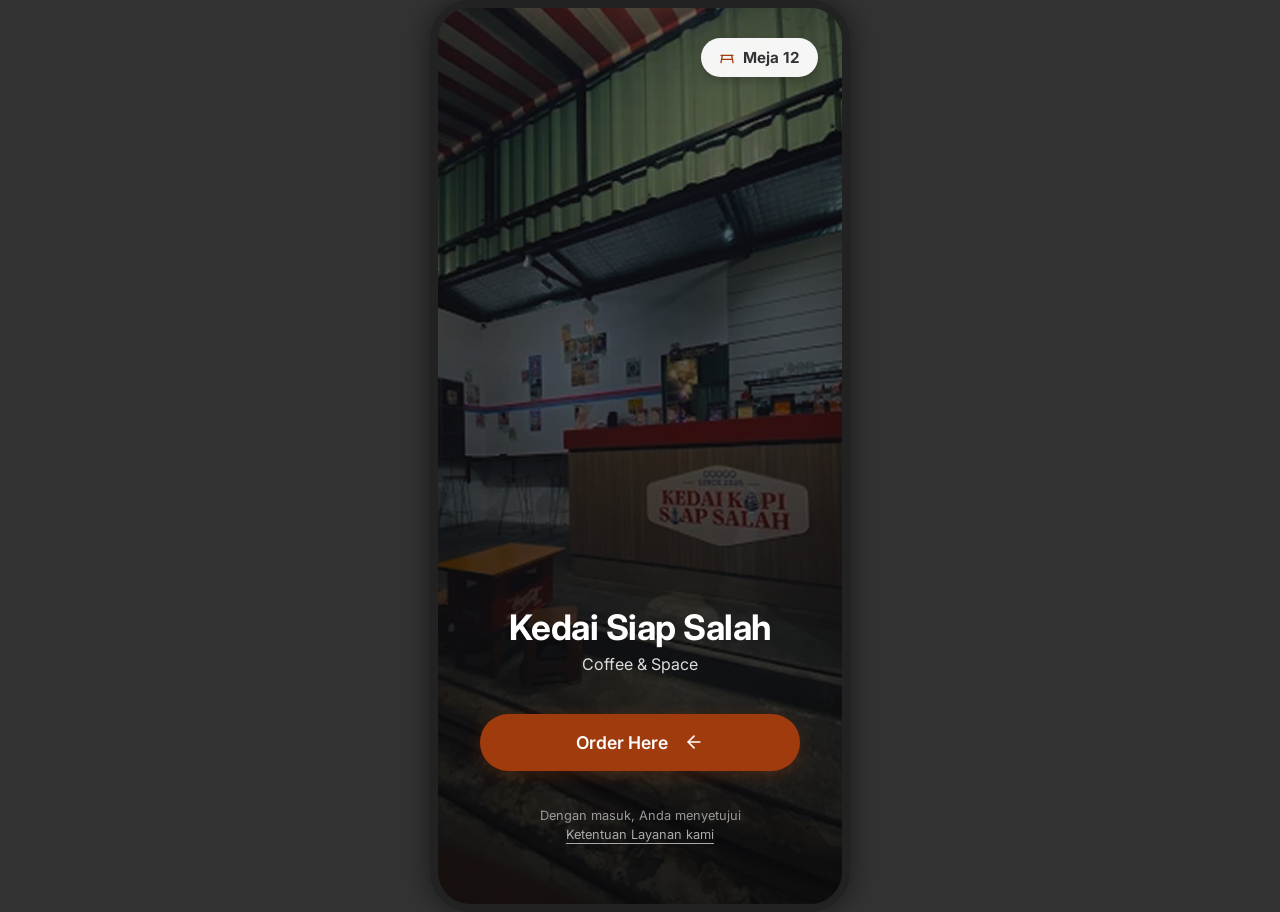
<file: index.html>
<!DOCTYPE html>
<html lang="id">
<head>
    <meta charset="UTF-8">
    <meta name="viewport" content="width=device-width, initial-scale=1.0">
    <title>Kedai Siap Salah - Welcome</title>
    <link rel="stylesheet" href="style.css?v=1781631510961">
    <link rel="preconnect" href="https://fonts.googleapis.com">
    <link rel="preconnect" href="https://fonts.gstatic.com" crossorigin>
    <link href="https://fonts.googleapis.com/css2?family=Inter:wght@400;600;700&family=Outfit:wght@300;400;600;700;800&family=Plus+Jakarta+Sans:wght@400;600;700;800&display=swap" rel="stylesheet">
</head>
<body>
    <div class="mobile-app splash-screen">
        <!-- Background Overlay -->
        <div class="splash-bg"></div>

        <!-- Top Area (Table Number) -->
        <div class="splash-header">
            <div class="table-badge">
                <svg viewBox="0 0 24 24" fill="none" stroke="currentColor" stroke-width="2" stroke-linecap="round" stroke-linejoin="round"><path d="M3 8h18"/><path d="M5 8l-2 11"/><path d="M19 8l2 11"/><path d="M4 14h16"/></svg>
                Meja 12
            </div>
        </div>

        <!-- Bottom Area (Content) -->
        <div class="splash-content">
            <h1 class="splash-title">Kedai Siap Salah</h1>
            <p class="splash-subtitle">Coffee & Space</p>

            <a href="menu.html" class="order-btn">
                Order Here
                <svg viewBox="0 0 24 24" fill="none" stroke="currentColor" stroke-width="2" stroke-linecap="round" stroke-linejoin="round"><line x1="19" y1="12" x2="5" y2="12"></line><polyline points="12 19 5 12 12 5"></polyline></svg>
            </a>

            <p class="splash-footer">
                Dengan masuk, Anda menyetujui<br>
                <a href="#">Ketentuan Layanan kami</a>
            </p>
        </div>
    </div>
    <script src="script.js"></script>
</body>
</html>
</file>
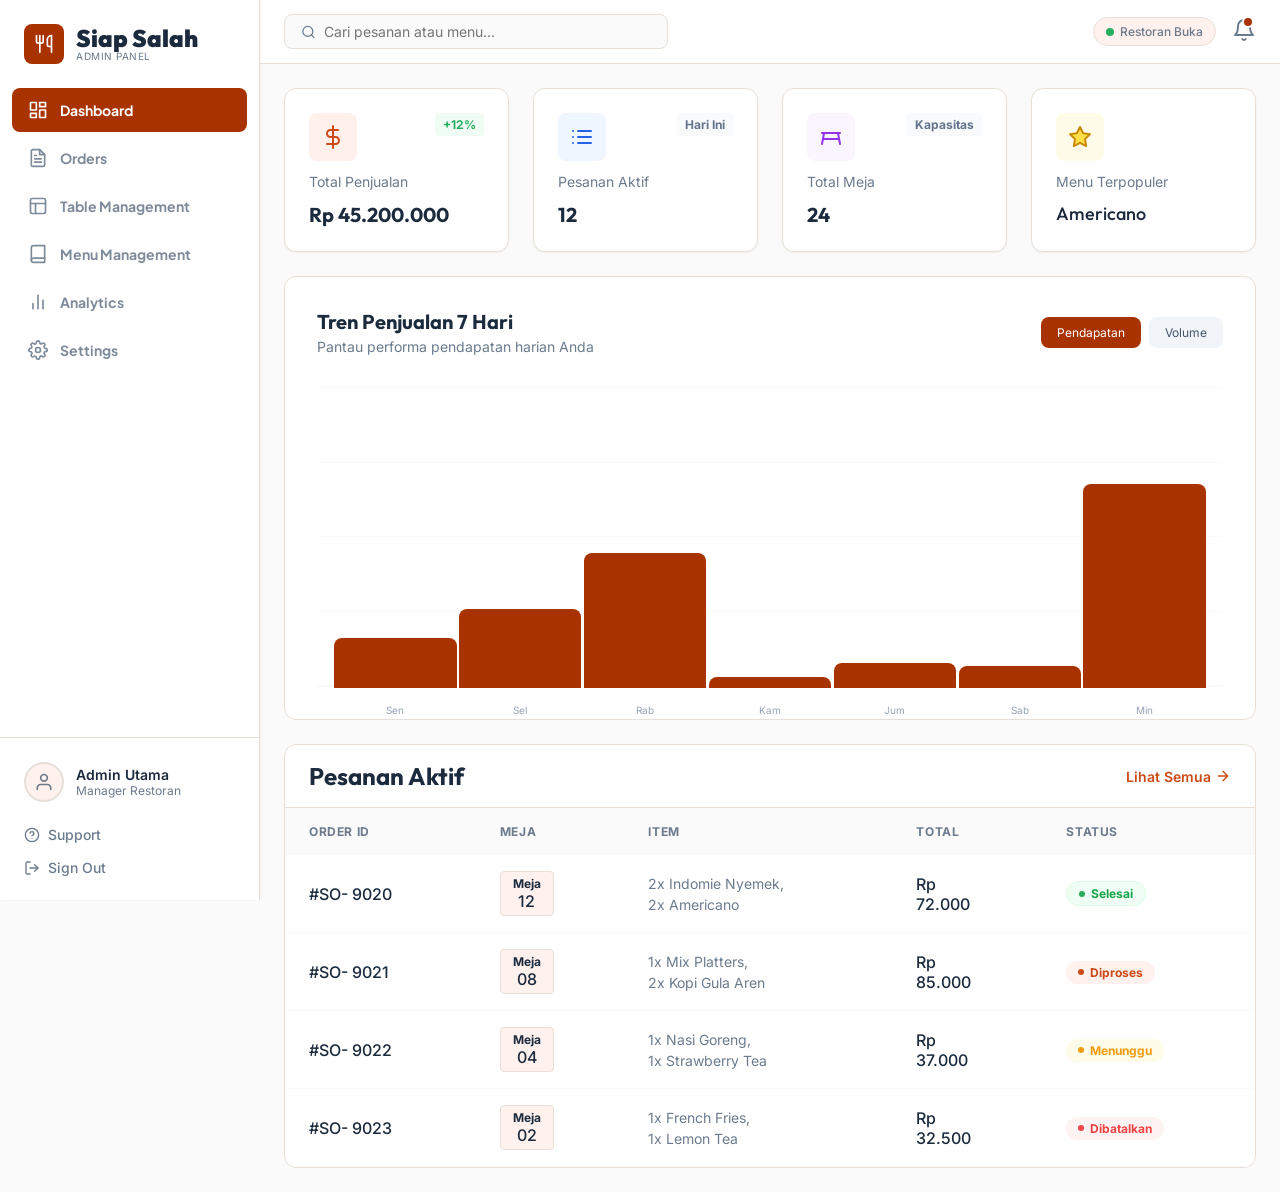
<file: admin-dashboard.html>
<!DOCTYPE html>
<html lang="id">
<head>
    <meta charset="UTF-8">
    <meta name="viewport" content="width=device-width, initial-scale=1.0">
    <title>Dashboard Admin - Kedai Siap Salah</title>
    <link rel="stylesheet" href="style.css">
    <link rel="preconnect" href="https://fonts.googleapis.com">
    <link rel="preconnect" href="https://fonts.gstatic.com" crossorigin>
    <link href="https://fonts.googleapis.com/css2?family=Inter:wght@400;500;600;700&family=Outfit:wght@400;500;600;700;900&family=Plus+Jakarta+Sans:wght@500;600;700&display=swap" rel="stylesheet">
</head>
<body class="admin-dashboard-body">

    <!-- Sidebar -->
    <aside class="ad-sidebar">
        <!-- Logo -->
        <div class="ad-logo-section">
            <div class="ad-logo-icon">
                <svg viewBox="0 0 24 24" fill="none" stroke="white" stroke-width="2" stroke-linecap="round" stroke-linejoin="round">
                    <path d="M3 2v7c0 1.1.9 2 2 2h4a2 2 0 0 0 2-2V2"></path>
                    <path d="M7 2v20"></path>
                    <path d="M21 15V2v0a5 5 0 0 0-5 5v6c0 1.1.9 2 2 2h3Zm0 0v7"></path>
                </svg>
            </div>
            <div class="ad-logo-text">
                <h1>Siap Salah</h1>
                <span>ADMIN PANEL</span>
            </div>
        </div>

        <!-- Menu -->
        <nav class="ad-nav">
            <a href="admin-dashboard.html" class="ad-nav-item active">
                <svg viewBox="0 0 24 24" fill="none" stroke="currentColor" stroke-width="2" stroke-linecap="round" stroke-linejoin="round"><rect x="3" y="3" width="7" height="9"></rect><rect x="14" y="3" width="7" height="5"></rect><rect x="14" y="12" width="7" height="9"></rect><rect x="3" y="16" width="7" height="5"></rect></svg>
                Dashboard
            </a>
            <a href="admin-orders.html" class="ad-nav-item">
                <svg viewBox="0 0 24 24" fill="none" stroke="currentColor" stroke-width="2" stroke-linecap="round" stroke-linejoin="round"><path d="M14 2H6a2 2 0 0 0-2 2v16a2 2 0 0 0 2 2h12a2 2 0 0 0 2-2V8z"></path><polyline points="14 2 14 8 20 8"></polyline><line x1="16" y1="13" x2="8" y2="13"></line><line x1="16" y1="17" x2="8" y2="17"></line><polyline points="10 9 9 9 8 9"></polyline></svg>
                Orders
            </a>
            <a href="admin-tables.html" class="ad-nav-item">
                <svg viewBox="0 0 24 24" fill="none" stroke="currentColor" stroke-width="2" stroke-linecap="round" stroke-linejoin="round"><rect x="3" y="3" width="18" height="18" rx="2" ry="2"></rect><line x1="3" y1="9" x2="21" y2="9"></line><line x1="9" y1="21" x2="9" y2="9"></line></svg>
                Table Management
            </a>
            <a href="admin-menu.html" class="ad-nav-item">
                <svg viewBox="0 0 24 24" fill="none" stroke="currentColor" stroke-width="2" stroke-linecap="round" stroke-linejoin="round"><path d="M4 19.5A2.5 2.5 0 0 1 6.5 17H20"></path><path d="M6.5 2H20v20H6.5A2.5 2.5 0 0 1 4 19.5v-15A2.5 2.5 0 0 1 6.5 2z"></path></svg>
                Menu Management
            </a>
            <a href="admin-analytics.html" class="ad-nav-item">
                <svg viewBox="0 0 24 24" fill="none" stroke="currentColor" stroke-width="2" stroke-linecap="round" stroke-linejoin="round"><line x1="18" y1="20" x2="18" y2="10"></line><line x1="12" y1="20" x2="12" y2="4"></line><line x1="6" y1="20" x2="6" y2="14"></line></svg>
                Analytics
            </a>
            <a href="admin-settings.html" class="ad-nav-item">
                <svg viewBox="0 0 24 24" fill="none" stroke="currentColor" stroke-width="2" stroke-linecap="round" stroke-linejoin="round"><circle cx="12" cy="12" r="3"></circle><path d="M19.4 15a1.65 1.65 0 0 0 .33 1.82l.06.06a2 2 0 0 1 0 2.83 2 2 0 0 1-2.83 0l-.06-.06a1.65 1.65 0 0 0-1.82-.33 1.65 1.65 0 0 0-1 1.51V21a2 2 0 0 1-2 2 2 2 0 0 1-2-2v-.09A1.65 1.65 0 0 0 9 19.4a1.65 1.65 0 0 0-1.82.33l-.06.06a2 2 0 0 1-2.83 0 2 2 0 0 1 0-2.83l.06-.06a1.65 1.65 0 0 0 .33-1.82 1.65 1.65 0 0 0-1.51-1H3a2 2 0 0 1-2-2 2 2 0 0 1 2-2h.09A1.65 1.65 0 0 0 4.6 9a1.65 1.65 0 0 0-.33-1.82l-.06-.06a2 2 0 0 1 0-2.83 2 2 0 0 1 2.83 0l.06.06a1.65 1.65 0 0 0 1.82.33H9a1.65 1.65 0 0 0 1-1.51V3a2 2 0 0 1 2-2 2 2 0 0 1 2 2v.09a1.65 1.65 0 0 0 1 1.51 1.65 1.65 0 0 0 1.82-.33l.06-.06a2 2 0 0 1 2.83 0 2 2 0 0 1 0 2.83l-.06.06a1.65 1.65 0 0 0-.33 1.82V9a1.65 1.65 0 0 0 1.51 1H21a2 2 0 0 1 2 2 2 2 0 0 1-2 2h-.09a1.65 1.65 0 0 0-1.51 1z"></path></svg>
                Settings
            </a>
        </nav>

        <!-- Sidebar Footer Profile -->
        <div class="ad-sidebar-footer">
            <div class="ad-profile">
                <div class="ad-profile-avatar">
                    <svg viewBox="0 0 24 24" fill="none" stroke="#6B7B8D" stroke-width="2" stroke-linecap="round" stroke-linejoin="round"><path d="M20 21v-2a4 4 0 0 0-4-4H8a4 4 0 0 0-4 4v2"></path><circle cx="12" cy="7" r="4"></circle></svg>
                </div>
                <div class="ad-profile-info">
                    <strong>Admin Utama</strong>
                    <span>Manager Restoran</span>
                </div>
            </div>
            <div class="ad-sidebar-links">
                <a href="#"><svg viewBox="0 0 24 24" fill="none" stroke="currentColor" stroke-width="2" stroke-linecap="round" stroke-linejoin="round"><circle cx="12" cy="12" r="10"></circle><path d="M9.09 9a3 3 0 0 1 5.83 1c0 2-3 3-3 3"></path><line x1="12" y1="17" x2="12.01" y2="17"></line></svg> Support</a>
                <a href="admin-login.html" class="sign-out"><svg viewBox="0 0 24 24" fill="none" stroke="currentColor" stroke-width="2" stroke-linecap="round" stroke-linejoin="round"><path d="M9 21H5a2 2 0 0 1-2-2V5a2 2 0 0 1 2-2h4"></path><polyline points="16 17 21 12 16 7"></polyline><line x1="21" y1="12" x2="9" y2="12"></line></svg> Sign Out</a>
            </div>
        </div>
    </aside>

    <!-- Main Content Area -->
    <main class="ad-main">
        
        <!-- Topbar -->
        <header class="ad-topbar">
            <div class="ad-search-box">
                <svg viewBox="0 0 24 24" fill="none" stroke="currentColor" stroke-width="2" stroke-linecap="round" stroke-linejoin="round"><circle cx="11" cy="11" r="8"></circle><line x1="21" y1="21" x2="16.65" y2="16.65"></line></svg>
                <input type="text" placeholder="Cari pesanan atau menu...">
            </div>
            <div class="ad-topbar-actions">
                <div class="ad-status-badge">
                    <span class="status-dot"></span>
                    Restoran Buka
                </div>
                <button class="ad-notif-btn">
                    <svg viewBox="0 0 24 24" fill="none" stroke="currentColor" stroke-width="2" stroke-linecap="round" stroke-linejoin="round"><path d="M18 8A6 6 0 0 0 6 8c0 7-3 9-3 9h18s-3-2-3-9"></path><path d="M13.73 21a2 2 0 0 1-3.46 0"></path></svg>
                </button>
            </div>
        </header>

        <!-- Dashboard Content -->
        <div class="ad-content">
            
            <!-- Stats Row -->
            <div class="ad-stats-grid">
                <!-- Stat 1 -->
                <div class="ad-stat-card">
                    <div class="ad-stat-header">
                        <div class="ad-stat-icon" style="background: #FFF0EB; color: #CC4918;">
                            <svg viewBox="0 0 24 24" fill="none" stroke="currentColor" stroke-width="2" stroke-linecap="round" stroke-linejoin="round"><line x1="12" y1="1" x2="12" y2="23"></line><path d="M17 5H9.5a3.5 3.5 0 0 0 0 7h5a3.5 3.5 0 0 1 0 7H6"></path></svg>
                        </div>
                        <div class="ad-stat-badge" style="background: #F0FDF4; color: #27AE60;">+12%</div>
                    </div>
                    <div class="ad-stat-label">Total Penjualan</div>
                    <div class="ad-stat-value">Rp 45.200.000</div>
                </div>

                <!-- Stat 2 -->
                <div class="ad-stat-card">
                    <div class="ad-stat-header">
                        <div class="ad-stat-icon" style="background: #EFF6FF; color: #2563EB;">
                            <svg viewBox="0 0 24 24" fill="none" stroke="currentColor" stroke-width="2" stroke-linecap="round" stroke-linejoin="round"><line x1="8" y1="6" x2="21" y2="6"></line><line x1="8" y1="12" x2="21" y2="12"></line><line x1="8" y1="18" x2="21" y2="18"></line><line x1="3" y1="6" x2="3.01" y2="6"></line><line x1="3" y1="12" x2="3.01" y2="12"></line><line x1="3" y1="18" x2="3.01" y2="18"></line></svg>
                        </div>
                        <div class="ad-stat-badge" style="background: #F8FAFC; color: #64748B;">Hari Ini</div>
                    </div>
                    <div class="ad-stat-label">Pesanan Aktif</div>
                    <div class="ad-stat-value">12</div>
                </div>

                <!-- Stat 3 -->
                <div class="ad-stat-card">
                    <div class="ad-stat-header">
                        <div class="ad-stat-icon" style="background: #FAF5FF; color: #9333EA;">
                            <svg viewBox="0 0 24 24" fill="none" stroke="currentColor" stroke-width="2" stroke-linecap="round" stroke-linejoin="round"><path d="M3 8h18"/><path d="M5 8l-2 11"/><path d="M19 8l2 11"/><path d="M4 14h16"/></svg>
                        </div>
                        <div class="ad-stat-badge" style="background: #F8FAFC; color: #64748B;">Kapasitas</div>
                    </div>
                    <div class="ad-stat-label">Total Meja</div>
                    <div class="ad-stat-value">24</div>
                </div>

                <!-- Stat 4 -->
                <div class="ad-stat-card">
                    <div class="ad-stat-header">
                        <div class="ad-stat-icon" style="background: #FEFCE8; color: #CA8A04;">
                            <svg viewBox="0 0 24 24" fill="#FDE047" stroke="currentColor" stroke-width="2" stroke-linecap="round" stroke-linejoin="round"><polygon points="12 2 15.09 8.26 22 9.27 17 14.14 18.18 21.02 12 17.77 5.82 21.02 7 14.14 2 9.27 8.91 8.26 12 2"></polygon></svg>
                        </div>
                    </div>
                    <div class="ad-stat-label">Menu Terpopuler</div>
                    <div class="ad-stat-value" style="font-size: 18px; font-weight: 500;">Americano</div>
                </div>
            </div>

            <!-- Chart Row -->
            <div class="ad-chart-card">
                <div class="ad-chart-header">
                    <div>
                        <h2>Tren Penjualan 7 Hari</h2>
                        <p>Pantau performa pendapatan harian Anda</p>
                    </div>
                    <div class="ad-chart-toggles">
                        <button class="active">Pendapatan</button>
                        <button>Volume</button>
                    </div>
                </div>
                <div class="ad-chart-area">
                    <!-- Custom CSS Bar Chart matching the design -->
                    <div class="chart-lines">
                        <div class="chart-line"></div>
                        <div class="chart-line"></div>
                        <div class="chart-line"></div>
                        <div class="chart-line"></div>
                        <div class="chart-line"></div>
                    </div>
                    <div class="chart-bars">
                        <div class="chart-column">
                            <div class="chart-bar" style="height: 50px;"></div>
                            <span class="chart-label">Sen</span>
                        </div>
                        <div class="chart-column">
                            <div class="chart-bar" style="height: 79px;"></div>
                            <span class="chart-label">Sel</span>
                        </div>
                        <div class="chart-column">
                            <div class="chart-bar" style="height: 135px;"></div>
                            <span class="chart-label">Rab</span>
                        </div>
                        <div class="chart-column">
                            <div class="chart-bar" style="height: 11px;"></div>
                            <span class="chart-label">Kam</span>
                        </div>
                        <div class="chart-column">
                            <div class="chart-bar" style="height: 25px;"></div>
                            <span class="chart-label">Jum</span>
                        </div>
                        <div class="chart-column">
                            <div class="chart-bar" style="height: 22px;"></div>
                            <span class="chart-label">Sab</span>
                        </div>
                        <div class="chart-column">
                            <div class="chart-bar" style="height: 204px;"></div>
                            <span class="chart-label">Min</span>
                        </div>
                    </div>
                </div>
            </div>

            <!-- Table Row -->
            <div class="ad-table-card">
                <div class="ad-table-header">
                    <h2>Pesanan Aktif</h2>
                    <a href="#" class="ad-link-all">Lihat Semua <svg viewBox="0 0 24 24" fill="none" stroke="currentColor" stroke-width="2" stroke-linecap="round" stroke-linejoin="round"><path d="M5 12h14M12 5l7 7-7 7"/></svg></a>
                </div>
                <div class="ad-table-container">
                    <table class="ad-table">
                        <thead>
                            <tr>
                                <th>ORDER ID</th>
                                <th>MEJA</th>
                                <th>ITEM</th>
                                <th>TOTAL</th>
                                <th>STATUS</th>
                            </tr>
                        </thead>
                        <tbody>
                            <!-- Row 1 -->
                            <tr>
                                <td><strong>#SO- 9020</strong></td>
                                <td>
                                    <div class="ad-table-meja">
                                        <span>Meja</span>
                                        <strong>12</strong>
                                    </div>
                                </td>
                                <td class="ad-table-items">2x Indomie Nyemek,<br>2x Americano</td>
                                <td><strong>Rp<br>72.000</strong></td>
                                <td>
                                    <div class="ad-status status-selesai">
                                        <span class="dot"></span> Selesai
                                    </div>
                                </td>
                            </tr>
                            <!-- Row 2 -->
                            <tr>
                                <td><strong>#SO- 9021</strong></td>
                                <td>
                                    <div class="ad-table-meja">
                                        <span>Meja</span>
                                        <strong>08</strong>
                                    </div>
                                </td>
                                <td class="ad-table-items">1x Mix Platters,<br>2x Kopi Gula Aren</td>
                                <td><strong>Rp<br>85.000</strong></td>
                                <td>
                                    <div class="ad-status status-diproses">
                                        <span class="dot"></span> Diproses
                                    </div>
                                </td>
                            </tr>
                            <!-- Row 3 -->
                            <tr>
                                <td><strong>#SO- 9022</strong></td>
                                <td>
                                    <div class="ad-table-meja">
                                        <span>Meja</span>
                                        <strong>04</strong>
                                    </div>
                                </td>
                                <td class="ad-table-items">1x Nasi Goreng,<br>1x Strawberry Tea</td>
                                <td><strong>Rp<br>37.000</strong></td>
                                <td>
                                    <div class="ad-status status-menunggu">
                                        <span class="dot"></span> Menunggu
                                    </div>
                                </td>
                            </tr>
                            <!-- Row 4 -->
                            <tr>
                                <td><strong>#SO- 9023</strong></td>
                                <td>
                                    <div class="ad-table-meja">
                                        <span>Meja</span>
                                        <strong>02</strong>
                                    </div>
                                </td>
                                <td class="ad-table-items">1x French Fries,<br>1x Lemon Tea</td>
                                <td><strong>Rp<br>32.500</strong></td>
                                <td>
                                    <div class="ad-status status-dibatalkan">
                                        <span class="dot"></span> Dibatalkan
                                    </div>
                                </td>
                            </tr>
                        </tbody>
                    </table>
                </div>
            </div>

        </div>
    </main>

</body>
</html>
</file>
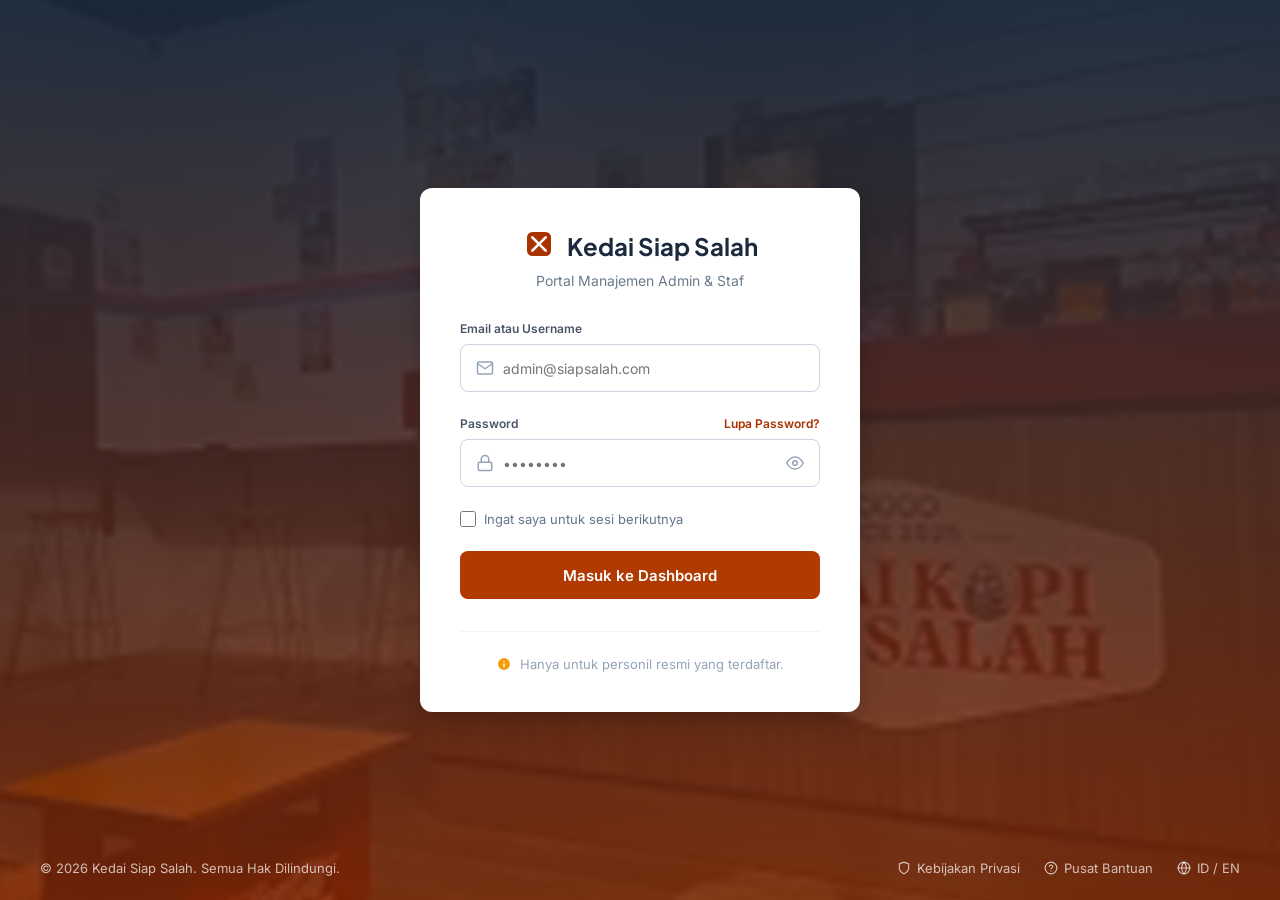
<file: admin-login.html>
<!DOCTYPE html>
<html lang="id">
<head>
    <meta charset="UTF-8">
    <meta name="viewport" content="width=device-width, initial-scale=1.0">
    <title>Login Admin - Kedai Siap Salah</title>
    <link rel="stylesheet" href="style.css">
    <link rel="preconnect" href="https://fonts.googleapis.com">
    <link rel="preconnect" href="https://fonts.gstatic.com" crossorigin>
    <link href="https://fonts.googleapis.com/css2?family=Inter:wght@400;500;600;700&family=Plus+Jakarta+Sans:wght@500;600;700&display=swap" rel="stylesheet">
</head>
<body class="admin-login-body">
    <!-- Background with Overlay -->
    <div class="admin-bg"></div>
    <div class="admin-bg-overlay"></div>

    <div class="admin-login-container">
        
        <!-- Login Card -->
        <div class="admin-login-card">
            
            <!-- Header (Logo & Title) -->
            <div class="alc-header">
                <div class="alc-logo-title">
                    <div class="alc-logo">
                        <svg viewBox="0 0 24 24" fill="none" stroke="white" stroke-width="2" stroke-linecap="round" stroke-linejoin="round">
                            <path d="M3 3l18 18M15 9l-6 6M9 9l6 6"/>
                            <rect x="3" y="3" width="18" height="18" rx="4" fill="#A83200" stroke="none"/>
                            <path d="M7 7l10 10M17 7L7 17" stroke="white" stroke-width="2"/>
                        </svg>
                    </div>
                    <h1 class="alc-title">Kedai Siap Salah</h1>
                </div>
                <p class="alc-subtitle">Portal Manajemen Admin & Staf</p>
            </div>

            <!-- Form -->
            <form class="alc-form" onsubmit="event.preventDefault(); window.location.href='admin-dashboard.html';">
                
                <!-- Email Field -->
                <div class="alc-field-group">
                    <label class="alc-label" for="email">Email atau Username</label>
                    <div class="alc-input-wrapper">
                        <svg class="alc-input-icon" viewBox="0 0 24 24" fill="none" stroke="currentColor" stroke-width="2" stroke-linecap="round" stroke-linejoin="round"><path d="M4 4h16c1.1 0 2 .9 2 2v12c0 1.1-.9 2-2 2H4c-1.1 0-2-.9-2-2V6c0-1.1.9-2 2-2z"></path><polyline points="22,6 12,13 2,6"></polyline></svg>
                        <input type="text" id="email" class="alc-input" placeholder="admin@siapsalah.com" required>
                    </div>
                </div>

                <!-- Password Field -->
                <div class="alc-field-group">
                    <div class="alc-label-row">
                        <label class="alc-label" for="password">Password</label>
                        <a href="#" class="alc-forgot-link">Lupa Password?</a>
                    </div>
                    <div class="alc-input-wrapper">
                        <svg class="alc-input-icon" viewBox="0 0 24 24" fill="none" stroke="currentColor" stroke-width="2" stroke-linecap="round" stroke-linejoin="round"><rect x="3" y="11" width="18" height="11" rx="2" ry="2"></rect><path d="M7 11V7a5 5 0 0 1 10 0v4"></path></svg>
                        <input type="password" id="password" class="alc-input" placeholder="••••••••" required>
                        <button type="button" class="alc-pw-toggle">
                            <svg viewBox="0 0 24 24" fill="none" stroke="currentColor" stroke-width="2" stroke-linecap="round" stroke-linejoin="round"><path d="M1 12s4-8 11-8 11 8 11 8-4 8-11 8-11-8-11-8z"></path><circle cx="12" cy="12" r="3"></circle></svg>
                        </button>
                    </div>
                </div>

                <!-- Remember Me -->
                <div class="alc-remember-row">
                    <label class="alc-checkbox-label">
                        <input type="checkbox" class="alc-checkbox">
                        <span class="alc-checkbox-text">Ingat saya untuk sesi berikutnya</span>
                    </label>
                </div>

                <!-- Submit -->
                <button type="submit" class="alc-submit-btn">Masuk ke Dashboard</button>

            </form>

            <!-- Footer Info -->
            <div class="alc-info-footer">
                <svg viewBox="0 0 24 24" fill="#F59E0B" stroke="white" stroke-width="2" stroke-linecap="round" stroke-linejoin="round"><circle cx="12" cy="12" r="10"></circle><line x1="12" y1="16" x2="12" y2="12"></line><line x1="12" y1="8" x2="12.01" y2="8"></line></svg>
                <span>Hanya untuk personil resmi yang terdaftar.</span>
            </div>

        </div>

    </div>

    <!-- Page Footer -->
    <div class="admin-page-footer">
        <div class="apf-left">
            &copy; 2026 Kedai Siap Salah. Semua Hak Dilindungi.
        </div>
        <div class="apf-right">
            <a href="#" class="apf-link">
                <svg viewBox="0 0 24 24" fill="none" stroke="currentColor" stroke-width="2" stroke-linecap="round" stroke-linejoin="round"><path d="M12 22s8-4 8-10V5l-8-3-8 3v7c0 6 8 10 8 10z"></path></svg>
                Kebijakan Privasi
            </a>
            <a href="#" class="apf-link">
                <svg viewBox="0 0 24 24" fill="none" stroke="currentColor" stroke-width="2" stroke-linecap="round" stroke-linejoin="round"><circle cx="12" cy="12" r="10"></circle><path d="M9.09 9a3 3 0 0 1 5.83 1c0 2-3 3-3 3"></path><line x1="12" y1="17" x2="12.01" y2="17"></line></svg>
                Pusat Bantuan
            </a>
            <a href="#" class="apf-link">
                <svg viewBox="0 0 24 24" fill="none" stroke="currentColor" stroke-width="2" stroke-linecap="round" stroke-linejoin="round"><circle cx="12" cy="12" r="10"></circle><line x1="2" y1="12" x2="22" y2="12"></line><path d="M12 2a15.3 15.3 0 0 1 4 10 15.3 15.3 0 0 1-4 10 15.3 15.3 0 0 1-4-10 15.3 15.3 0 0 1 4-10z"></path></svg>
                ID / EN
            </a>
        </div>
    </div>
</body>
</html>
</file>
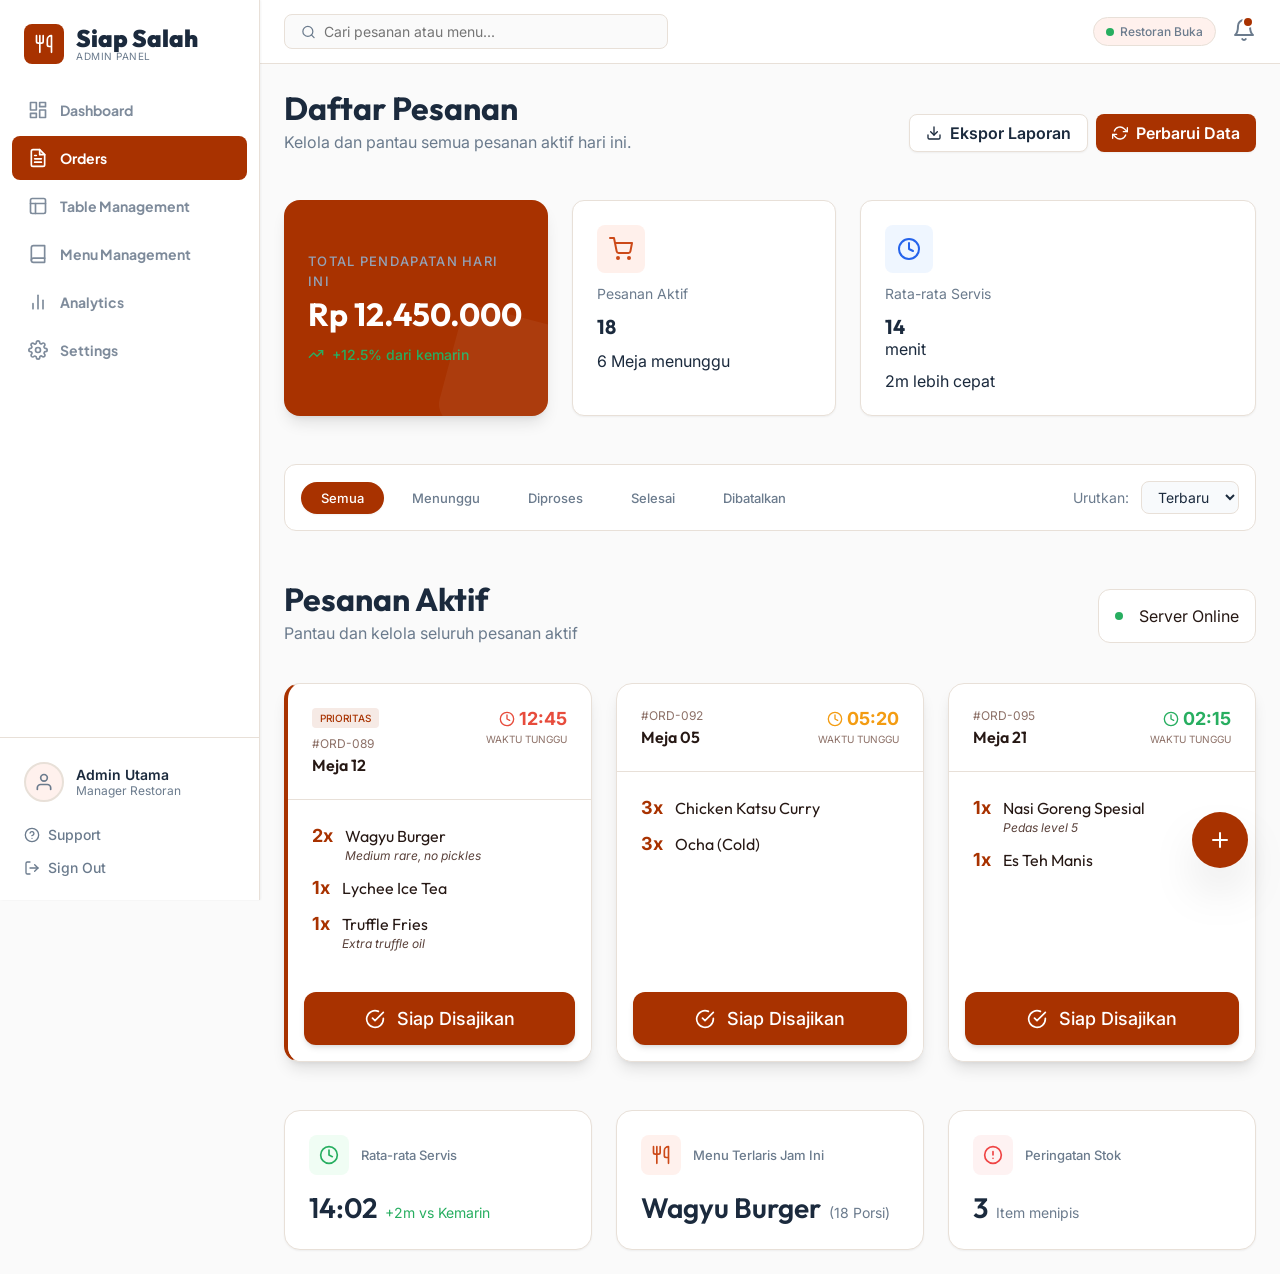
<file: admin-orders.html>
<!DOCTYPE html>
<html lang="id">
<head>
    <meta charset="UTF-8">
    <meta name="viewport" content="width=device-width, initial-scale=1.0">
    <title>Orders - Kedai Siap Salah</title>
    <link rel="stylesheet" href="style.css">
    <link rel="preconnect" href="https://fonts.googleapis.com">
    <link rel="preconnect" href="https://fonts.gstatic.com" crossorigin>
    <link href="https://fonts.googleapis.com/css2?family=Inter:wght@400;500;600;700&family=Outfit:wght@400;500;600;700;900&family=Plus+Jakarta+Sans:wght@500;600;700&display=swap" rel="stylesheet">
</head>
<body class="admin-dashboard-body">

    <!-- Sidebar -->
    <aside class="ad-sidebar">
        <!-- Logo -->
        <div class="ad-logo-section">
            <div class="ad-logo-icon">
                <svg viewBox="0 0 24 24" fill="none" stroke="white" stroke-width="2" stroke-linecap="round" stroke-linejoin="round">
                    <path d="M3 2v7c0 1.1.9 2 2 2h4a2 2 0 0 0 2-2V2"></path>
                    <path d="M7 2v20"></path>
                    <path d="M21 15V2v0a5 5 0 0 0-5 5v6c0 1.1.9 2 2 2h3Zm0 0v7"></path>
                </svg>
            </div>
            <div class="ad-logo-text">
                <h1>Siap Salah</h1>
                <span>ADMIN PANEL</span>
            </div>
        </div>

        <!-- Menu -->
        <nav class="ad-nav">
            <a href="admin-dashboard.html" class="ad-nav-item">
                <svg viewBox="0 0 24 24" fill="none" stroke="currentColor" stroke-width="2" stroke-linecap="round" stroke-linejoin="round"><rect x="3" y="3" width="7" height="9"></rect><rect x="14" y="3" width="7" height="5"></rect><rect x="14" y="12" width="7" height="9"></rect><rect x="3" y="16" width="7" height="5"></rect></svg>
                Dashboard
            </a>
            <a href="admin-orders.html" class="ad-nav-item active">
                <svg viewBox="0 0 24 24" fill="none" stroke="currentColor" stroke-width="2" stroke-linecap="round" stroke-linejoin="round"><path d="M14 2H6a2 2 0 0 0-2 2v16a2 2 0 0 0 2 2h12a2 2 0 0 0 2-2V8z"></path><polyline points="14 2 14 8 20 8"></polyline><line x1="16" y1="13" x2="8" y2="13"></line><line x1="16" y1="17" x2="8" y2="17"></line><polyline points="10 9 9 9 8 9"></polyline></svg>
                Orders
            </a>
            <a href="admin-tables.html" class="ad-nav-item">
                <svg viewBox="0 0 24 24" fill="none" stroke="currentColor" stroke-width="2" stroke-linecap="round" stroke-linejoin="round"><rect x="3" y="3" width="18" height="18" rx="2" ry="2"></rect><line x1="3" y1="9" x2="21" y2="9"></line><line x1="9" y1="21" x2="9" y2="9"></line></svg>
                Table Management
            </a>
            <a href="admin-menu.html" class="ad-nav-item">
                <svg viewBox="0 0 24 24" fill="none" stroke="currentColor" stroke-width="2" stroke-linecap="round" stroke-linejoin="round"><path d="M4 19.5A2.5 2.5 0 0 1 6.5 17H20"></path><path d="M6.5 2H20v20H6.5A2.5 2.5 0 0 1 4 19.5v-15A2.5 2.5 0 0 1 6.5 2z"></path></svg>
                Menu Management
            </a>
            <a href="admin-analytics.html" class="ad-nav-item">
                <svg viewBox="0 0 24 24" fill="none" stroke="currentColor" stroke-width="2" stroke-linecap="round" stroke-linejoin="round"><line x1="18" y1="20" x2="18" y2="10"></line><line x1="12" y1="20" x2="12" y2="4"></line><line x1="6" y1="20" x2="6" y2="14"></line></svg>
                Analytics
            </a>
            <a href="admin-settings.html" class="ad-nav-item">
                <svg viewBox="0 0 24 24" fill="none" stroke="currentColor" stroke-width="2" stroke-linecap="round" stroke-linejoin="round"><circle cx="12" cy="12" r="3"></circle><path d="M19.4 15a1.65 1.65 0 0 0 .33 1.82l.06.06a2 2 0 0 1 0 2.83 2 2 0 0 1-2.83 0l-.06-.06a1.65 1.65 0 0 0-1.82-.33 1.65 1.65 0 0 0-1 1.51V21a2 2 0 0 1-2 2 2 2 0 0 1-2-2v-.09A1.65 1.65 0 0 0 9 19.4a1.65 1.65 0 0 0-1.82.33l-.06.06a2 2 0 0 1-2.83 0 2 2 0 0 1 0-2.83l.06-.06a1.65 1.65 0 0 0 .33-1.82 1.65 1.65 0 0 0-1.51-1H3a2 2 0 0 1-2-2 2 2 0 0 1 2-2h.09A1.65 1.65 0 0 0 4.6 9a1.65 1.65 0 0 0-.33-1.82l-.06-.06a2 2 0 0 1 0-2.83 2 2 0 0 1 2.83 0l.06.06a1.65 1.65 0 0 0 1.82.33H9a1.65 1.65 0 0 0 1-1.51V3a2 2 0 0 1 2-2 2 2 0 0 1 2 2v.09a1.65 1.65 0 0 0 1 1.51 1.65 1.65 0 0 0 1.82-.33l.06-.06a2 2 0 0 1 2.83 0 2 2 0 0 1 0 2.83l-.06.06a1.65 1.65 0 0 0-.33 1.82V9a1.65 1.65 0 0 0 1.51 1H21a2 2 0 0 1 2 2 2 2 0 0 1-2 2h-.09a1.65 1.65 0 0 0-1.51 1z"></path></svg>
                Settings
            </a>
        </nav>

        <!-- Sidebar Footer Profile -->
        <div class="ad-sidebar-footer">
            <div class="ad-profile">
                <div class="ad-profile-avatar">
                    <svg viewBox="0 0 24 24" fill="none" stroke="#6B7B8D" stroke-width="2" stroke-linecap="round" stroke-linejoin="round"><path d="M20 21v-2a4 4 0 0 0-4-4H8a4 4 0 0 0-4 4v2"></path><circle cx="12" cy="7" r="4"></circle></svg>
                </div>
                <div class="ad-profile-info">
                    <strong>Admin Utama</strong>
                    <span>Manager Restoran</span>
                </div>
            </div>
            <div class="ad-sidebar-links">
                <a href="#"><svg viewBox="0 0 24 24" fill="none" stroke="currentColor" stroke-width="2" stroke-linecap="round" stroke-linejoin="round"><circle cx="12" cy="12" r="10"></circle><path d="M9.09 9a3 3 0 0 1 5.83 1c0 2-3 3-3 3"></path><line x1="12" y1="17" x2="12.01" y2="17"></line></svg> Support</a>
                <a href="admin-login.html" class="sign-out"><svg viewBox="0 0 24 24" fill="none" stroke="currentColor" stroke-width="2" stroke-linecap="round" stroke-linejoin="round"><path d="M9 21H5a2 2 0 0 1-2-2V5a2 2 0 0 1 2-2h4"></path><polyline points="16 17 21 12 16 7"></polyline><line x1="21" y1="12" x2="9" y2="12"></line></svg> Sign Out</a>
            </div>
        </div>
    </aside>

    <!-- Main Content Area -->
    <main class="ad-main">
        
        <!-- Topbar -->
        <header class="ad-topbar">
            <div class="ad-search-box">
                <svg viewBox="0 0 24 24" fill="none" stroke="currentColor" stroke-width="2" stroke-linecap="round" stroke-linejoin="round"><circle cx="11" cy="11" r="8"></circle><line x1="21" y1="21" x2="16.65" y2="16.65"></line></svg>
                <input type="text" placeholder="Cari pesanan atau menu...">
            </div>
            <div class="ad-topbar-actions">
                <div class="ad-status-badge">
                    <span class="status-dot"></span>
                    Restoran Buka
                </div>
                <button class="ad-notif-btn">
                    <svg viewBox="0 0 24 24" fill="none" stroke="currentColor" stroke-width="2" stroke-linecap="round" stroke-linejoin="round"><path d="M18 8A6 6 0 0 0 6 8c0 7-3 9-3 9h18s-3-2-3-9"></path><path d="M13.73 21a2 2 0 0 1-3.46 0"></path></svg>
                </button>
            </div>
        </header>

        <!-- Orders Content -->
        <div class="ad-content">
            
            <!-- Header Section -->
            <div class="ao-header">
                <div class="ao-header-texts">
                    <h1>Daftar Pesanan</h1>
                    <p>Kelola dan pantau semua pesanan aktif hari ini.</p>
                </div>
                <div class="ao-header-actions">
                    <button class="ao-btn-export">
                        <svg viewBox="0 0 24 24" fill="none" stroke="currentColor" stroke-width="2" stroke-linecap="round" stroke-linejoin="round"><path d="M21 15v4a2 2 0 0 1-2 2H5a2 2 0 0 1-2-2v-4"></path><polyline points="7 10 12 15 17 10"></polyline><line x1="12" y1="15" x2="12" y2="3"></line></svg>
                        Ekspor Laporan
                    </button>
                    <button class="ao-btn-refresh">
                        <svg viewBox="0 0 24 24" fill="none" stroke="currentColor" stroke-width="2" stroke-linecap="round" stroke-linejoin="round"><polyline points="23 4 23 10 17 10"></polyline><polyline points="1 20 1 14 7 14"></polyline><path d="M3.51 9a9 9 0 0 1 14.85-3.36L23 10M1 14l4.64 4.36A9 9 0 0 0 20.49 15"></path></svg>
                        Perbarui Data
                    </button>
                </div>
            </div>

            <!-- Highlights Row -->
            <div class="ao-highlights">
                
                <!-- Red Income Card -->
                <div class="ao-card-income">
                    <div class="ao-income-bg-pattern">
                        <!-- Abstract pattern circles -->
                        <div class="circle c1"></div>
                        <div class="circle c2"></div>
                    </div>
                    <div class="ao-income-content">
                        <span>TOTAL PENDAPATAN HARI INI</span>
                        <h2>Rp 12.450.000</h2>
                        <div class="ao-income-trend">
                            <svg viewBox="0 0 24 24" fill="none" stroke="currentColor" stroke-width="2" stroke-linecap="round" stroke-linejoin="round"><polyline points="22 7 13.5 15.5 8.5 10.5 2 17"></polyline><polyline points="16 7 22 7 22 13"></polyline></svg>
                            +12.5% dari kemarin
                        </div>
                    </div>
                </div>

                <!-- Active Orders Stat -->
                <div class="ad-stat-card">
                    <div class="ad-stat-header">
                        <div class="ad-stat-icon" style="background: #FFF0EB; color: #CC4918;">
                            <svg viewBox="0 0 24 24" fill="none" stroke="currentColor" stroke-width="2" stroke-linecap="round" stroke-linejoin="round"><circle cx="9" cy="21" r="1"></circle><circle cx="20" cy="21" r="1"></circle><path d="M1 1h4l2.68 13.39a2 2 0 0 0 2 1.61h9.72a2 2 0 0 0 2-1.61L23 6H6"></path></svg>
                        </div>
                    </div>
                    <div class="ad-stat-label">Pesanan Aktif</div>
                    <div class="ad-stat-value">18</div>
                    <div class="ad-stat-subtext">6 Meja menunggu</div>
                </div>

                <!-- Avg Service Time Stat -->
                <div class="ad-stat-card">
                    <div class="ad-stat-header">
                        <div class="ad-stat-icon" style="background: #EFF6FF; color: #2563EB;">
                            <svg viewBox="0 0 24 24" fill="none" stroke="currentColor" stroke-width="2" stroke-linecap="round" stroke-linejoin="round"><circle cx="12" cy="12" r="10"></circle><polyline points="12 6 12 12 16 14"></polyline></svg>
                        </div>
                    </div>
                    <div class="ad-stat-label">Rata-rata Servis</div>
                    <div class="ad-stat-value-group">
                        <div class="ad-stat-value">14</div>
                        <span class="ad-stat-unit">menit</span>
                    </div>
                    <div class="ad-stat-subtext positive">2m lebih cepat</div>
                </div>

            </div>

            <!-- Filters Area -->
            <div class="ao-filters">
                <div class="ao-filter-tabs">
                    <button class="active">Semua</button>
                    <button>Menunggu</button>
                    <button>Diproses</button>
                    <button>Selesai</button>
                    <button>Dibatalkan</button>
                </div>
                <div class="ao-filter-sort">
                    <span>Urutkan:</span>
                    <select>
                        <option>Terbaru</option>
                        <option>Terlama</option>
                    </select>
                </div>
            </div>

            <!-- Orders Board -->
            <div class="ao-board-header">
                <div class="ao-bh-texts">
                    <h2>Pesanan Aktif</h2>
                    <p>Pantau dan kelola seluruh pesanan aktif</p>
                </div>
                <div class="ao-bh-status">
                    <span class="dot"></span> Server Online
                </div>
            </div>

            <div class="ao-orders-grid">
                
                <!-- Order Card 1 -->
                <div class="ao-order-card priority">
                    <div class="ao-oc-header">
                        <div class="ao-oc-info">
                            <span class="ao-badge-priority">PRIORITAS</span>
                            <span class="ao-oc-id">#ORD-089</span>
                            <h3 class="ao-oc-table">Meja 12</h3>
                        </div>
                        <div class="ao-oc-time">
                            <div class="ao-time-value over-limit">
                                <svg viewBox="0 0 24 24" fill="none" stroke="currentColor" stroke-width="2" stroke-linecap="round" stroke-linejoin="round"><circle cx="12" cy="12" r="10"></circle><polyline points="12 6 12 12 16 14"></polyline></svg>
                                12:45
                            </div>
                            <span class="ao-time-label">WAKTU TUNGGU</span>
                        </div>
                    </div>
                    <div class="ao-oc-body">
                        <div class="ao-oc-item">
                            <span class="ao-oc-qty">2x</span>
                            <div class="ao-oc-details">
                                <span class="ao-oc-name">Wagyu Burger</span>
                                <span class="ao-oc-note">Medium rare, no pickles</span>
                            </div>
                        </div>
                        <div class="ao-oc-item">
                            <span class="ao-oc-qty">1x</span>
                            <div class="ao-oc-details">
                                <span class="ao-oc-name">Lychee Ice Tea</span>
                            </div>
                        </div>
                        <div class="ao-oc-item">
                            <span class="ao-oc-qty">1x</span>
                            <div class="ao-oc-details">
                                <span class="ao-oc-name">Truffle Fries</span>
                                <span class="ao-oc-note">Extra truffle oil</span>
                            </div>
                        </div>
                    </div>
                    <div class="ao-oc-footer">
                        <button class="ao-btn-action">
                            <svg viewBox="0 0 24 24" fill="none" stroke="currentColor" stroke-width="2" stroke-linecap="round" stroke-linejoin="round"><path d="M22 11.08V12a10 10 0 1 1-5.93-9.14"></path><polyline points="22 4 12 14.01 9 11.01"></polyline></svg>
                            Siap Disajikan
                        </button>
                    </div>
                </div>

                <!-- Order Card 2 -->
                <div class="ao-order-card">
                    <div class="ao-oc-header">
                        <div class="ao-oc-info">
                            <span class="ao-oc-id">#ORD-092</span>
                            <h3 class="ao-oc-table">Meja 05</h3>
                        </div>
                        <div class="ao-oc-time">
                            <div class="ao-time-value warning">
                                <svg viewBox="0 0 24 24" fill="none" stroke="currentColor" stroke-width="2" stroke-linecap="round" stroke-linejoin="round"><circle cx="12" cy="12" r="10"></circle><polyline points="12 6 12 12 16 14"></polyline></svg>
                                05:20
                            </div>
                            <span class="ao-time-label">WAKTU TUNGGU</span>
                        </div>
                    </div>
                    <div class="ao-oc-body">
                        <div class="ao-oc-item">
                            <span class="ao-oc-qty">3x</span>
                            <div class="ao-oc-details">
                                <span class="ao-oc-name">Chicken Katsu Curry</span>
                            </div>
                        </div>
                        <div class="ao-oc-item">
                            <span class="ao-oc-qty">3x</span>
                            <div class="ao-oc-details">
                                <span class="ao-oc-name">Ocha (Cold)</span>
                            </div>
                        </div>
                    </div>
                    <div class="ao-oc-footer">
                        <button class="ao-btn-action">
                            <svg viewBox="0 0 24 24" fill="none" stroke="currentColor" stroke-width="2" stroke-linecap="round" stroke-linejoin="round"><path d="M22 11.08V12a10 10 0 1 1-5.93-9.14"></path><polyline points="22 4 12 14.01 9 11.01"></polyline></svg>
                            Siap Disajikan
                        </button>
                    </div>
                </div>

                <!-- Order Card 3 -->
                <div class="ao-order-card">
                    <div class="ao-oc-header">
                        <div class="ao-oc-info">
                            <span class="ao-oc-id">#ORD-095</span>
                            <h3 class="ao-oc-table">Meja 21</h3>
                        </div>
                        <div class="ao-oc-time">
                            <div class="ao-time-value ok">
                                <svg viewBox="0 0 24 24" fill="none" stroke="currentColor" stroke-width="2" stroke-linecap="round" stroke-linejoin="round"><circle cx="12" cy="12" r="10"></circle><polyline points="12 6 12 12 16 14"></polyline></svg>
                                02:15
                            </div>
                            <span class="ao-time-label">WAKTU TUNGGU</span>
                        </div>
                    </div>
                    <div class="ao-oc-body">
                        <div class="ao-oc-item">
                            <span class="ao-oc-qty">1x</span>
                            <div class="ao-oc-details">
                                <span class="ao-oc-name">Nasi Goreng Spesial</span>
                                <span class="ao-oc-note">Pedas level 5</span>
                            </div>
                        </div>
                        <div class="ao-oc-item">
                            <span class="ao-oc-qty">1x</span>
                            <div class="ao-oc-details">
                                <span class="ao-oc-name">Es Teh Manis</span>
                            </div>
                        </div>
                    </div>
                    <div class="ao-oc-footer">
                        <button class="ao-btn-action">
                            <svg viewBox="0 0 24 24" fill="none" stroke="currentColor" stroke-width="2" stroke-linecap="round" stroke-linejoin="round"><path d="M22 11.08V12a10 10 0 1 1-5.93-9.14"></path><polyline points="22 4 12 14.01 9 11.01"></polyline></svg>
                            Siap Disajikan
                        </button>
                    </div>
                </div>

            </div>

            <!-- Bottom Stats Grid -->
            <div class="ao-bottom-stats">
                
                <div class="ao-bs-card">
                    <div class="ao-bs-header">
                        <div class="ao-bs-icon" style="background: #F0FDF4; color: #27AE60;">
                            <svg viewBox="0 0 24 24" fill="none" stroke="currentColor" stroke-width="2" stroke-linecap="round" stroke-linejoin="round"><circle cx="12" cy="12" r="10"></circle><polyline points="12 6 12 12 16 14"></polyline></svg>
                        </div>
                        <span>Rata-rata Servis</span>
                    </div>
                    <div class="ao-bs-body">
                        <h2>14:02</h2>
                        <span class="positive">+2m vs Kemarin</span>
                    </div>
                </div>

                <div class="ao-bs-card">
                    <div class="ao-bs-header">
                        <div class="ao-bs-icon" style="background: #FFF1ED; color: #CC4918;">
                            <svg viewBox="0 0 24 24" fill="none" stroke="currentColor" stroke-width="2" stroke-linecap="round" stroke-linejoin="round"><path d="M3 2v7c0 1.1.9 2 2 2h4a2 2 0 0 0 2-2V2"></path><path d="M7 2v20"></path><path d="M21 15V2v0a5 5 0 0 0-5 5v6c0 1.1.9 2 2 2h3Zm0 0v7"></path></svg>
                        </div>
                        <span>Menu Terlaris Jam Ini</span>
                    </div>
                    <div class="ao-bs-body">
                        <h2>Wagyu Burger</h2>
                        <span class="neutral">(18 Porsi)</span>
                    </div>
                </div>

                <div class="ao-bs-card">
                    <div class="ao-bs-header">
                        <div class="ao-bs-icon" style="background: #FEF2F2; color: #EF4444;">
                            <svg viewBox="0 0 24 24" fill="none" stroke="currentColor" stroke-width="2" stroke-linecap="round" stroke-linejoin="round"><circle cx="12" cy="12" r="10"></circle><line x1="12" y1="8" x2="12" y2="12"></line><line x1="12" y1="16" x2="12.01" y2="16"></line></svg>
                        </div>
                        <span>Peringatan Stok</span>
                    </div>
                    <div class="ao-bs-body">
                        <h2 style="color: #1B2A3D;">3</h2>
                        <span class="neutral">Item menipis</span>
                    </div>
                </div>

            </div>

        </div>
    </main>

    <!-- Floating Action Button -->
    <button class="ao-fab-btn">
        <svg viewBox="0 0 24 24" fill="none" stroke="white" stroke-width="2" stroke-linecap="round" stroke-linejoin="round"><line x1="12" y1="5" x2="12" y2="19"></line><line x1="5" y1="12" x2="19" y2="12"></line></svg>
    </button>

</body>
</html>
</file>
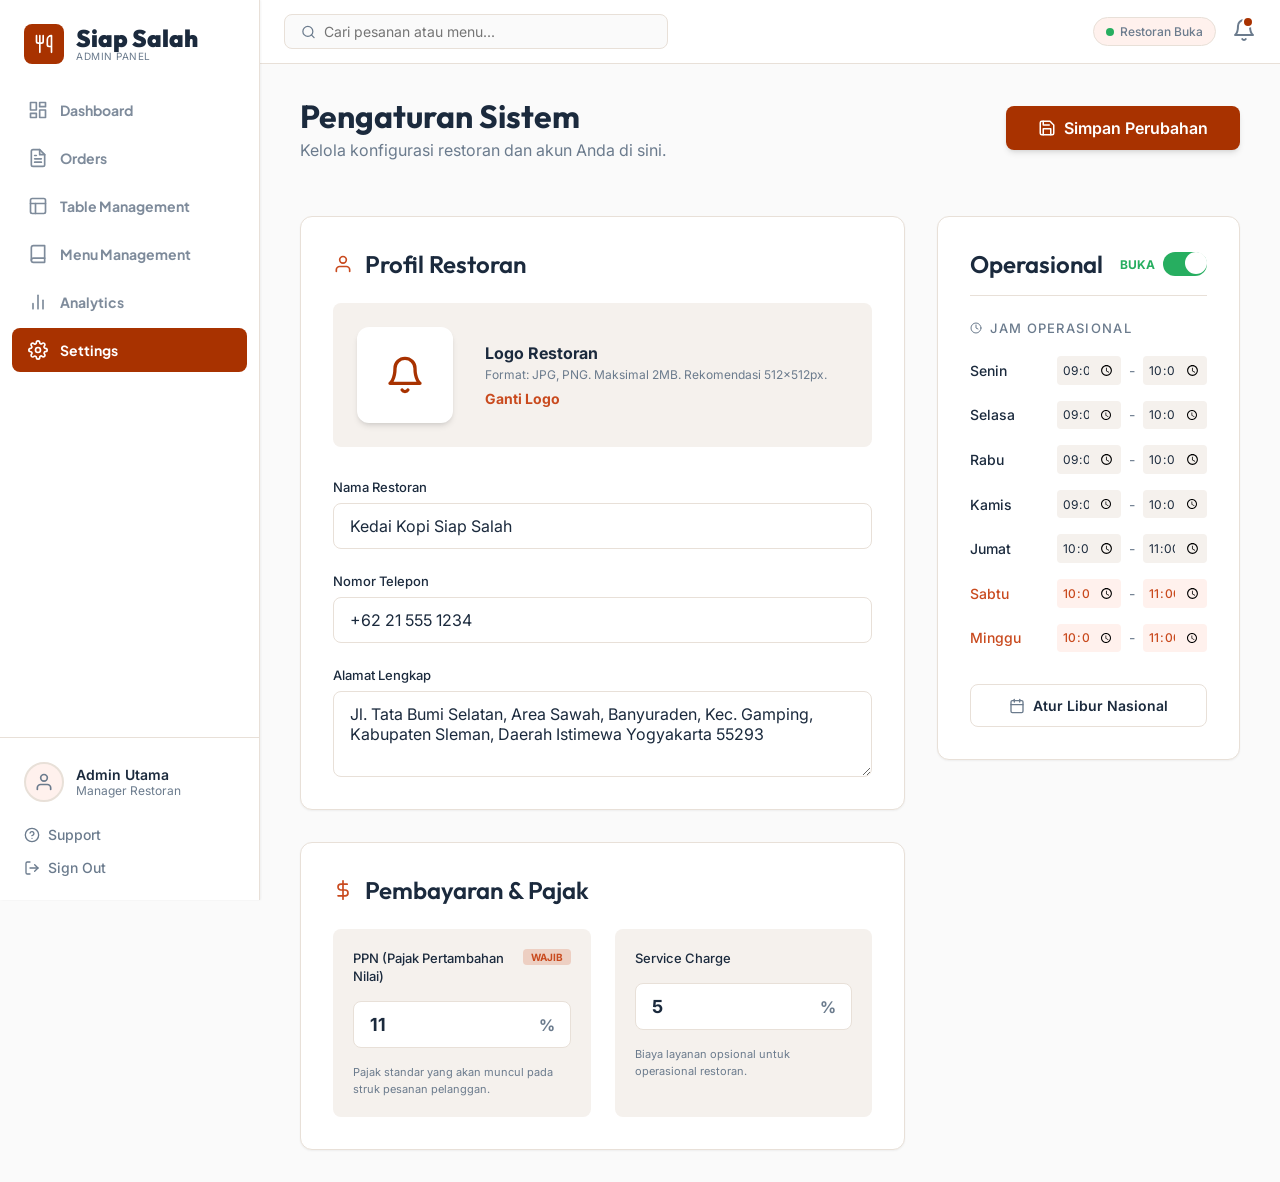
<file: admin-settings.html>
<!DOCTYPE html>
<html lang="id">
<head>
    <meta charset="UTF-8">
    <meta name="viewport" content="width=device-width, initial-scale=1.0">
    <title>Pengaturan Sistem - Kedai Siap Salah</title>
    <link rel="stylesheet" href="style.css">
    <link rel="preconnect" href="https://fonts.googleapis.com">
    <link rel="preconnect" href="https://fonts.gstatic.com" crossorigin>
    <link href="https://fonts.googleapis.com/css2?family=Inter:wght@400;500;600;700&family=Outfit:wght@400;500;600;700;900&family=Plus+Jakarta+Sans:wght@500;600;700&display=swap" rel="stylesheet">
</head>
<body class="admin-dashboard-body">

    <!-- Sidebar -->
    <aside class="ad-sidebar">
        <!-- Logo -->
        <div class="ad-logo-section">
            <div class="ad-logo-icon">
                <svg viewBox="0 0 24 24" fill="none" stroke="white" stroke-width="2" stroke-linecap="round" stroke-linejoin="round">
                    <path d="M3 2v7c0 1.1.9 2 2 2h4a2 2 0 0 0 2-2V2"></path>
                    <path d="M7 2v20"></path>
                    <path d="M21 15V2v0a5 5 0 0 0-5 5v6c0 1.1.9 2 2 2h3Zm0 0v7"></path>
                </svg>
            </div>
            <div class="ad-logo-text">
                <h1>Siap Salah</h1>
                <span>ADMIN PANEL</span>
            </div>
        </div>

        <!-- Menu -->
        <nav class="ad-nav">
            <a href="admin-dashboard.html" class="ad-nav-item">
                <svg viewBox="0 0 24 24" fill="none" stroke="currentColor" stroke-width="2" stroke-linecap="round" stroke-linejoin="round"><rect x="3" y="3" width="7" height="9"></rect><rect x="14" y="3" width="7" height="5"></rect><rect x="14" y="12" width="7" height="9"></rect><rect x="3" y="16" width="7" height="5"></rect></svg>
                Dashboard
            </a>
            <a href="admin-orders.html" class="ad-nav-item">
                <svg viewBox="0 0 24 24" fill="none" stroke="currentColor" stroke-width="2" stroke-linecap="round" stroke-linejoin="round"><path d="M14 2H6a2 2 0 0 0-2 2v16a2 2 0 0 0 2 2h12a2 2 0 0 0 2-2V8z"></path><polyline points="14 2 14 8 20 8"></polyline><line x1="16" y1="13" x2="8" y2="13"></line><line x1="16" y1="17" x2="8" y2="17"></line><polyline points="10 9 9 9 8 9"></polyline></svg>
                Orders
            </a>
            <a href="admin-tables.html" class="ad-nav-item">
                <svg viewBox="0 0 24 24" fill="none" stroke="currentColor" stroke-width="2" stroke-linecap="round" stroke-linejoin="round"><rect x="3" y="3" width="18" height="18" rx="2" ry="2"></rect><line x1="3" y1="9" x2="21" y2="9"></line><line x1="9" y1="21" x2="9" y2="9"></line></svg>
                Table Management
            </a>
            <a href="admin-menu.html" class="ad-nav-item">
                <svg viewBox="0 0 24 24" fill="none" stroke="currentColor" stroke-width="2" stroke-linecap="round" stroke-linejoin="round"><path d="M4 19.5A2.5 2.5 0 0 1 6.5 17H20"></path><path d="M6.5 2H20v20H6.5A2.5 2.5 0 0 1 4 19.5v-15A2.5 2.5 0 0 1 6.5 2z"></path></svg>
                Menu Management
            </a>
            <a href="admin-analytics.html" class="ad-nav-item">
                <svg viewBox="0 0 24 24" fill="none" stroke="currentColor" stroke-width="2" stroke-linecap="round" stroke-linejoin="round"><line x1="18" y1="20" x2="18" y2="10"></line><line x1="12" y1="20" x2="12" y2="4"></line><line x1="6" y1="20" x2="6" y2="14"></line></svg>
                Analytics
            </a>
            <a href="admin-settings.html" class="ad-nav-item active">
                <svg viewBox="0 0 24 24" fill="none" stroke="currentColor" stroke-width="2" stroke-linecap="round" stroke-linejoin="round"><circle cx="12" cy="12" r="3"></circle><path d="M19.4 15a1.65 1.65 0 0 0 .33 1.82l.06.06a2 2 0 0 1 0 2.83 2 2 0 0 1-2.83 0l-.06-.06a1.65 1.65 0 0 0-1.82-.33 1.65 1.65 0 0 0-1 1.51V21a2 2 0 0 1-2 2 2 2 0 0 1-2-2v-.09A1.65 1.65 0 0 0 9 19.4a1.65 1.65 0 0 0-1.82.33l-.06.06a2 2 0 0 1-2.83 0 2 2 0 0 1 0-2.83l.06-.06a1.65 1.65 0 0 0 .33-1.82 1.65 1.65 0 0 0-1.51-1H3a2 2 0 0 1-2-2 2 2 0 0 1 2-2h.09A1.65 1.65 0 0 0 4.6 9a1.65 1.65 0 0 0-.33-1.82l-.06-.06a2 2 0 0 1 0-2.83 2 2 0 0 1 2.83 0l.06.06a1.65 1.65 0 0 0 1.82.33H9a1.65 1.65 0 0 0 1-1.51V3a2 2 0 0 1 2-2 2 2 0 0 1 2 2v.09a1.65 1.65 0 0 0 1 1.51 1.65 1.65 0 0 0 1.82-.33l.06-.06a2 2 0 0 1 2.83 0 2 2 0 0 1 0 2.83l-.06.06a1.65 1.65 0 0 0-.33 1.82V9a1.65 1.65 0 0 0 1.51 1H21a2 2 0 0 1 2 2 2 2 0 0 1-2 2h-.09a1.65 1.65 0 0 0-1.51 1z"></path></svg>
                Settings
            </a>
        </nav>

        <!-- Sidebar Footer Profile -->
        <div class="ad-sidebar-footer">
            <div class="ad-profile">
                <div class="ad-profile-avatar">
                    <svg viewBox="0 0 24 24" fill="none" stroke="#6B7B8D" stroke-width="2" stroke-linecap="round" stroke-linejoin="round"><path d="M20 21v-2a4 4 0 0 0-4-4H8a4 4 0 0 0-4 4v2"></path><circle cx="12" cy="7" r="4"></circle></svg>
                </div>
                <div class="ad-profile-info">
                    <strong>Admin Utama</strong>
                    <span>Manager Restoran</span>
                </div>
            </div>
            <div class="ad-sidebar-links">
                <a href="#"><svg viewBox="0 0 24 24" fill="none" stroke="currentColor" stroke-width="2" stroke-linecap="round" stroke-linejoin="round"><circle cx="12" cy="12" r="10"></circle><path d="M9.09 9a3 3 0 0 1 5.83 1c0 2-3 3-3 3"></path><line x1="12" y1="17" x2="12.01" y2="17"></line></svg> Support</a>
                <a href="admin-login.html" class="sign-out"><svg viewBox="0 0 24 24" fill="none" stroke="currentColor" stroke-width="2" stroke-linecap="round" stroke-linejoin="round"><path d="M9 21H5a2 2 0 0 1-2-2V5a2 2 0 0 1 2-2h4"></path><polyline points="16 17 21 12 16 7"></polyline><line x1="21" y1="12" x2="9" y2="12"></line></svg> Sign Out</a>
            </div>
        </div>
    </aside>

    <!-- Main Content Area -->
    <main class="ad-main">
        
        <!-- Topbar -->
        <header class="ad-topbar">
            <div class="ad-search-box">
                <svg viewBox="0 0 24 24" fill="none" stroke="currentColor" stroke-width="2" stroke-linecap="round" stroke-linejoin="round"><circle cx="11" cy="11" r="8"></circle><line x1="21" y1="21" x2="16.65" y2="16.65"></line></svg>
                <input type="text" placeholder="Cari pesanan atau menu...">
            </div>
            <div class="ad-topbar-actions">
                <div class="ad-status-badge">
                    <span class="status-dot"></span>
                    Restoran Buka
                </div>
                <button class="ad-notif-btn">
                    <svg viewBox="0 0 24 24" fill="none" stroke="currentColor" stroke-width="2" stroke-linecap="round" stroke-linejoin="round"><path d="M18 8A6 6 0 0 0 6 8c0 7-3 9-3 9h18s-3-2-3-9"></path><path d="M13.73 21a2 2 0 0 1-3.46 0"></path></svg>
                </button>
            </div>
        </header>

        <!-- Settings Content -->
        <div class="ad-content" style="padding: 32px 40px; background: #FAFAFA; min-height: calc(100vh - 84px);">
            <div class="as-header">
                <div class="as-header-texts">
                    <h1>Pengaturan Sistem</h1>
                    <p>Kelola konfigurasi restoran dan akun Anda di sini.</p>
                </div>
                <button class="as-btn-save">
                    <svg viewBox="0 0 24 24" fill="none" stroke="currentColor" stroke-width="2" stroke-linecap="round" stroke-linejoin="round"><path d="M19 21H5a2 2 0 0 1-2-2V5a2 2 0 0 1 2-2h11l5 5v11a2 2 0 0 1-2 2z"></path><polyline points="17 21 17 13 7 13 7 21"></polyline><polyline points="7 3 7 8 15 8"></polyline></svg>
                    Simpan Perubahan
                </button>
            </div>

            <div class="as-content-grid">
                <!-- Left Column -->
                <div class="as-col-left">
                    
                    <!-- Profil Restoran -->
                    <div class="as-card">
                        <div class="as-card-header">
                            <div class="as-icon-box primary">
                                <svg viewBox="0 0 24 24" fill="none" stroke="currentColor" stroke-width="2" stroke-linecap="round" stroke-linejoin="round"><path d="M20 21v-2a4 4 0 0 0-4-4H8a4 4 0 0 0-4 4v2"></path><circle cx="12" cy="7" r="4"></circle></svg>
                            </div>
                            <h2>Profil Restoran</h2>
                        </div>
                        <div class="as-card-body">
                            <div class="as-logo-section">
                                <div class="as-logo-preview">
                                    <svg viewBox="0 0 24 24" fill="none" stroke="currentColor" stroke-width="2" stroke-linecap="round" stroke-linejoin="round"><path d="M18 8A6 6 0 0 0 6 8c0 7-3 9-3 9h18s-3-2-3-9"></path><path d="M13.73 21a2 2 0 0 1-3.46 0"></path></svg>
                                </div>
                                <div class="as-logo-info">
                                    <h4>Logo Restoran</h4>
                                    <p>Format: JPG, PNG. Maksimal 2MB. Rekomendasi 512x512px.</p>
                                    <button class="as-btn-text">Ganti Logo</button>
                                </div>
                            </div>
                            
                            <div class="as-form-group">
                                <label>Nama Restoran</label>
                                <input type="text" value="Kedai Kopi Siap Salah">
                            </div>
                            
                            <div class="as-form-group">
                                <label>Nomor Telepon</label>
                                <input type="text" value="+62 21 555 1234">
                            </div>
                            
                            <div class="as-form-group">
                                <label>Alamat Lengkap</label>
                                <textarea rows="3">Jl. Tata Bumi Selatan, Area Sawah, Banyuraden, Kec. Gamping, Kabupaten Sleman, Daerah Istimewa Yogyakarta 55293</textarea>
                            </div>
                        </div>
                    </div>
                    
                    <!-- Pembayaran & Pajak -->
                    <div class="as-card">
                        <div class="as-card-header">
                            <div class="as-icon-box primary">
                                <svg viewBox="0 0 24 24" fill="none" stroke="currentColor" stroke-width="2" stroke-linecap="round" stroke-linejoin="round"><line x1="12" y1="1" x2="12" y2="23"></line><path d="M17 5H9.5a3.5 3.5 0 0 0 0 7h5a3.5 3.5 0 0 1 0 7H6"></path></svg>
                            </div>
                            <h2>Pembayaran & Pajak</h2>
                        </div>
                        <div class="as-card-body as-row-grid">
                            
                            <div class="as-tax-box">
                                <div class="as-tax-header">
                                    <label>PPN (Pajak Pertambahan Nilai)</label>
                                    <span class="as-badge-wajib">WAJIB</span>
                                </div>
                                <div class="as-input-with-suffix">
                                    <input type="number" value="11">
                                    <span>%</span>
                                </div>
                                <p>Pajak standar yang akan muncul pada struk pesanan pelanggan.</p>
                            </div>
                            
                            <div class="as-tax-box">
                                <div class="as-tax-header">
                                    <label>Service Charge</label>
                                </div>
                                <div class="as-input-with-suffix">
                                    <input type="number" value="5">
                                    <span>%</span>
                                </div>
                                <p>Biaya layanan opsional untuk operasional restoran.</p>
                            </div>
                            
                        </div>
                    </div>
                    
                </div>
                
                <!-- Right Column -->
                <div class="as-col-right">
                    
                    <!-- Operasional -->
                    <div class="as-card">
                        <div class="as-card-header flex-between">
                            <h2>Operasional</h2>
                            <div class="as-status-toggle">
                                <span class="as-status-text">BUKA</span>
                                <label class="switch">
                                    <input type="checkbox" checked>
                                    <span class="slider round"></span>
                                </label>
                            </div>
                        </div>
                        <div class="as-card-body">
                            <div class="as-schedule-title">
                                <svg viewBox="0 0 24 24" fill="none" stroke="currentColor" stroke-width="2" stroke-linecap="round" stroke-linejoin="round"><circle cx="12" cy="12" r="10"></circle><polyline points="12 6 12 12 16 14"></polyline></svg>
                                JAM OPERASIONAL
                            </div>
                            
                            <div class="as-schedule-list">
                                <!-- Hari Senin -->
                                <div class="as-schedule-item">
                                    <span class="as-day">Senin</span>
                                    <div class="as-time-inputs">
                                        <input type="time" value="09:00">
                                        <span>-</span>
                                        <input type="time" value="22:00">
                                    </div>
                                </div>
                                <!-- Hari Selasa -->
                                <div class="as-schedule-item">
                                    <span class="as-day">Selasa</span>
                                    <div class="as-time-inputs">
                                        <input type="time" value="09:00">
                                        <span>-</span>
                                        <input type="time" value="22:00">
                                    </div>
                                </div>
                                <!-- Hari Rabu -->
                                <div class="as-schedule-item">
                                    <span class="as-day">Rabu</span>
                                    <div class="as-time-inputs">
                                        <input type="time" value="09:00">
                                        <span>-</span>
                                        <input type="time" value="22:00">
                                    </div>
                                </div>
                                <!-- Hari Kamis -->
                                <div class="as-schedule-item">
                                    <span class="as-day">Kamis</span>
                                    <div class="as-time-inputs">
                                        <input type="time" value="09:00">
                                        <span>-</span>
                                        <input type="time" value="22:00">
                                    </div>
                                </div>
                                <!-- Hari Jumat -->
                                <div class="as-schedule-item">
                                    <span class="as-day">Jumat</span>
                                    <div class="as-time-inputs">
                                        <input type="time" value="10:00">
                                        <span>-</span>
                                        <input type="time" value="23:00">
                                    </div>
                                </div>
                                <!-- Hari Sabtu -->
                                <div class="as-schedule-item">
                                    <span class="as-day holiday">Sabtu</span>
                                    <div class="as-time-inputs holiday-inputs">
                                        <input type="time" value="10:00">
                                        <span>-</span>
                                        <input type="time" value="23:00">
                                    </div>
                                </div>
                                <!-- Hari Minggu -->
                                <div class="as-schedule-item">
                                    <span class="as-day holiday">Minggu</span>
                                    <div class="as-time-inputs holiday-inputs">
                                        <input type="time" value="10:00">
                                        <span>-</span>
                                        <input type="time" value="23:00">
                                    </div>
                                </div>
                            </div>
                            
                            <button class="as-btn-outline-full">
                                <svg viewBox="0 0 24 24" fill="none" stroke="currentColor" stroke-width="2" stroke-linecap="round" stroke-linejoin="round"><rect x="3" y="4" width="18" height="18" rx="2" ry="2"></rect><line x1="16" y1="2" x2="16" y2="6"></line><line x1="8" y1="2" x2="8" y2="6"></line><line x1="3" y1="10" x2="21" y2="10"></line></svg>
                                Atur Libur Nasional
                            </button>
                            
                        </div>
                    </div>
                    
                </div>
            </div>
        </div>

    </main>

</body>
</html>
</file>
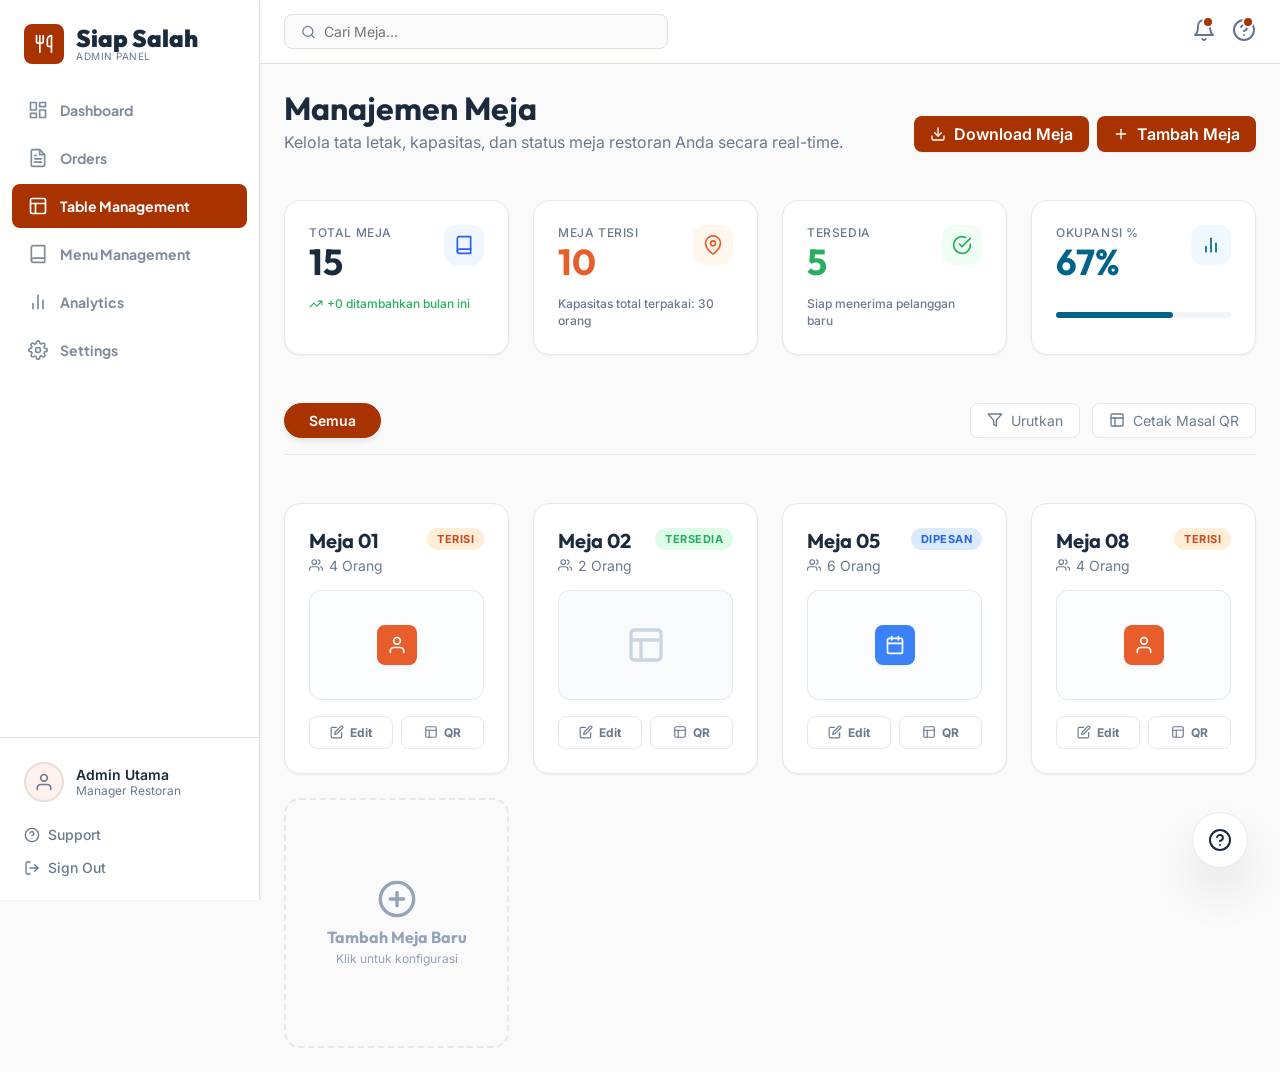
<file: admin-tables.html>
<!DOCTYPE html>
<html lang="id">
<head>
    <meta charset="UTF-8">
    <meta name="viewport" content="width=device-width, initial-scale=1.0">
    <title>Manajemen Meja - Kedai Siap Salah</title>
    <link rel="stylesheet" href="style.css">
    <link rel="preconnect" href="https://fonts.googleapis.com">
    <link rel="preconnect" href="https://fonts.gstatic.com" crossorigin>
    <link href="https://fonts.googleapis.com/css2?family=Inter:wght@400;500;600;700&family=Outfit:wght@400;500;600;700;900&family=Plus+Jakarta+Sans:wght@500;600;700&display=swap" rel="stylesheet">
</head>
<body class="admin-dashboard-body">

    <!-- Sidebar -->
    <aside class="ad-sidebar">
        <!-- Logo -->
        <div class="ad-logo-section">
            <div class="ad-logo-icon">
                <svg viewBox="0 0 24 24" fill="none" stroke="white" stroke-width="2" stroke-linecap="round" stroke-linejoin="round">
                    <path d="M3 2v7c0 1.1.9 2 2 2h4a2 2 0 0 0 2-2V2"></path>
                    <path d="M7 2v20"></path>
                    <path d="M21 15V2v0a5 5 0 0 0-5 5v6c0 1.1.9 2 2 2h3Zm0 0v7"></path>
                </svg>
            </div>
            <div class="ad-logo-text">
                <h1>Siap Salah</h1>
                <span>ADMIN PANEL</span>
            </div>
        </div>

        <!-- Menu -->
        <nav class="ad-nav">
            <a href="admin-dashboard.html" class="ad-nav-item">
                <svg viewBox="0 0 24 24" fill="none" stroke="currentColor" stroke-width="2" stroke-linecap="round" stroke-linejoin="round"><rect x="3" y="3" width="7" height="9"></rect><rect x="14" y="3" width="7" height="5"></rect><rect x="14" y="12" width="7" height="9"></rect><rect x="3" y="16" width="7" height="5"></rect></svg>
                Dashboard
            </a>
            <a href="admin-orders.html" class="ad-nav-item">
                <svg viewBox="0 0 24 24" fill="none" stroke="currentColor" stroke-width="2" stroke-linecap="round" stroke-linejoin="round"><path d="M14 2H6a2 2 0 0 0-2 2v16a2 2 0 0 0 2 2h12a2 2 0 0 0 2-2V8z"></path><polyline points="14 2 14 8 20 8"></polyline><line x1="16" y1="13" x2="8" y2="13"></line><line x1="16" y1="17" x2="8" y2="17"></line><polyline points="10 9 9 9 8 9"></polyline></svg>
                Orders
            </a>
            <a href="admin-tables.html" class="ad-nav-item active">
                <svg viewBox="0 0 24 24" fill="none" stroke="currentColor" stroke-width="2" stroke-linecap="round" stroke-linejoin="round"><rect x="3" y="3" width="18" height="18" rx="2" ry="2"></rect><line x1="3" y1="9" x2="21" y2="9"></line><line x1="9" y1="21" x2="9" y2="9"></line></svg>
                Table Management
            </a>
            <a href="admin-menu.html" class="ad-nav-item">
                <svg viewBox="0 0 24 24" fill="none" stroke="currentColor" stroke-width="2" stroke-linecap="round" stroke-linejoin="round"><path d="M4 19.5A2.5 2.5 0 0 1 6.5 17H20"></path><path d="M6.5 2H20v20H6.5A2.5 2.5 0 0 1 4 19.5v-15A2.5 2.5 0 0 1 6.5 2z"></path></svg>
                Menu Management
            </a>
            <a href="admin-analytics.html" class="ad-nav-item">
                <svg viewBox="0 0 24 24" fill="none" stroke="currentColor" stroke-width="2" stroke-linecap="round" stroke-linejoin="round"><line x1="18" y1="20" x2="18" y2="10"></line><line x1="12" y1="20" x2="12" y2="4"></line><line x1="6" y1="20" x2="6" y2="14"></line></svg>
                Analytics
            </a>
            <a href="admin-settings.html" class="ad-nav-item">
                <svg viewBox="0 0 24 24" fill="none" stroke="currentColor" stroke-width="2" stroke-linecap="round" stroke-linejoin="round"><circle cx="12" cy="12" r="3"></circle><path d="M19.4 15a1.65 1.65 0 0 0 .33 1.82l.06.06a2 2 0 0 1 0 2.83 2 2 0 0 1-2.83 0l-.06-.06a1.65 1.65 0 0 0-1.82-.33 1.65 1.65 0 0 0-1 1.51V21a2 2 0 0 1-2 2 2 2 0 0 1-2-2v-.09A1.65 1.65 0 0 0 9 19.4a1.65 1.65 0 0 0-1.82.33l-.06.06a2 2 0 0 1-2.83 0 2 2 0 0 1 0-2.83l.06-.06a1.65 1.65 0 0 0 .33-1.82 1.65 1.65 0 0 0-1.51-1H3a2 2 0 0 1-2-2 2 2 0 0 1 2-2h.09A1.65 1.65 0 0 0 4.6 9a1.65 1.65 0 0 0-.33-1.82l-.06-.06a2 2 0 0 1 0-2.83 2 2 0 0 1 2.83 0l.06.06a1.65 1.65 0 0 0 1.82.33H9a1.65 1.65 0 0 0 1-1.51V3a2 2 0 0 1 2-2 2 2 0 0 1 2 2v.09a1.65 1.65 0 0 0 1 1.51 1.65 1.65 0 0 0 1.82-.33l.06-.06a2 2 0 0 1 2.83 0 2 2 0 0 1 0 2.83l-.06.06a1.65 1.65 0 0 0-.33 1.82V9a1.65 1.65 0 0 0 1.51 1H21a2 2 0 0 1 2 2 2 2 0 0 1-2 2h-.09a1.65 1.65 0 0 0-1.51 1z"></path></svg>
                Settings
            </a>
        </nav>

        <!-- Sidebar Footer Profile -->
        <div class="ad-sidebar-footer">
            <div class="ad-profile">
                <div class="ad-profile-avatar">
                    <svg viewBox="0 0 24 24" fill="none" stroke="#6B7B8D" stroke-width="2" stroke-linecap="round" stroke-linejoin="round"><path d="M20 21v-2a4 4 0 0 0-4-4H8a4 4 0 0 0-4 4v2"></path><circle cx="12" cy="7" r="4"></circle></svg>
                </div>
                <div class="ad-profile-info">
                    <strong>Admin Utama</strong>
                    <span>Manager Restoran</span>
                </div>
            </div>
            <div class="ad-sidebar-links">
                <a href="#"><svg viewBox="0 0 24 24" fill="none" stroke="currentColor" stroke-width="2" stroke-linecap="round" stroke-linejoin="round"><circle cx="12" cy="12" r="10"></circle><path d="M9.09 9a3 3 0 0 1 5.83 1c0 2-3 3-3 3"></path><line x1="12" y1="17" x2="12.01" y2="17"></line></svg> Support</a>
                <a href="admin-login.html" class="sign-out"><svg viewBox="0 0 24 24" fill="none" stroke="currentColor" stroke-width="2" stroke-linecap="round" stroke-linejoin="round"><path d="M9 21H5a2 2 0 0 1-2-2V5a2 2 0 0 1 2-2h4"></path><polyline points="16 17 21 12 16 7"></polyline><line x1="21" y1="12" x2="9" y2="12"></line></svg> Sign Out</a>
            </div>
        </div>
    </aside>

    <!-- Main Content Area -->
    <main class="ad-main">
        
        <!-- Topbar -->
        <header class="ad-topbar" style="justify-content: space-between;">
            <div class="ad-search-box" style="width: 384px;">
                <svg viewBox="0 0 24 24" fill="none" stroke="#6B7B8D" stroke-width="2" stroke-linecap="round" stroke-linejoin="round"><circle cx="11" cy="11" r="8"></circle><line x1="21" y1="21" x2="16.65" y2="16.65"></line></svg>
                <input type="text" placeholder="Cari Meja...">
            </div>
            <div class="ad-topbar-actions" style="gap: 16px;">
                <button class="ad-notif-btn" style="background: none; border: none;">
                    <svg viewBox="0 0 24 24" fill="none" stroke="#64748B" stroke-width="2" stroke-linecap="round" stroke-linejoin="round"><path d="M18 8A6 6 0 0 0 6 8c0 7-3 9-3 9h18s-3-2-3-9"></path><path d="M13.73 21a2 2 0 0 1-3.46 0"></path></svg>
                </button>
                <button class="ad-notif-btn" style="background: none; border: none;">
                    <svg viewBox="0 0 24 24" fill="none" stroke="#64748B" stroke-width="2" stroke-linecap="round" stroke-linejoin="round"><circle cx="12" cy="12" r="10"></circle><path d="M9.09 9a3 3 0 0 1 5.83 1c0 2-3 3-3 3"></path><line x1="12" y1="17" x2="12.01" y2="17"></line></svg>
                </button>
            </div>
        </header>

        <!-- Dashboard Content -->
        <div class="ad-content">
            
            <div class="ao-header">
                <div class="ao-header-texts">
                    <h1>Manajemen Meja</h1>
                    <p>Kelola tata letak, kapasitas, dan status meja restoran Anda secara real-time.</p>
                </div>
                <div class="ao-header-actions">
                    <button class="ao-btn-refresh">
                        <svg viewBox="0 0 24 24" fill="none" stroke="currentColor" stroke-width="2" stroke-linecap="round" stroke-linejoin="round"><path d="M21 15v4a2 2 0 0 1-2 2H5a2 2 0 0 1-2-2v-4"></path><polyline points="7 10 12 15 17 10"></polyline><line x1="12" y1="15" x2="12" y2="3"></line></svg>
                        Download Meja
                    </button>
                    <button class="ao-btn-refresh">
                        <svg viewBox="0 0 24 24" fill="none" stroke="currentColor" stroke-width="2" stroke-linecap="round" stroke-linejoin="round"><line x1="12" y1="5" x2="12" y2="19"></line><line x1="5" y1="12" x2="19" y2="12"></line></svg>
                        Tambah Meja
                    </button>
                </div>
            </div>

            <div class="at-stats-row">
                <!-- Stat Card 1 -->
                <div class="at-stat-card">
                    <div class="at-stat-header">
                        <div class="at-stat-texts">
                            <span class="at-stat-label">TOTAL MEJA</span>
                            <span class="at-stat-val" style="color: #1B2A3D;">15</span>
                        </div>
                        <div class="at-stat-icon" style="background: #EFF6FF; color: #2563EB;">
                            <svg viewBox="0 0 24 24" fill="none" stroke="currentColor" stroke-width="2" stroke-linecap="round" stroke-linejoin="round"><path d="M4 19.5A2.5 2.5 0 0 1 6.5 17H20"></path><path d="M6.5 2H20v20H6.5A2.5 2.5 0 0 1 4 19.5v-15A2.5 2.5 0 0 1 6.5 2z"></path></svg>
                        </div>
                    </div>
                    <div class="at-stat-footer">
                        <svg viewBox="0 0 24 24" fill="none" stroke="#27AE60" stroke-width="2" stroke-linecap="round" stroke-linejoin="round"><polyline points="22 7 13.5 15.5 8.5 10.5 2 17"></polyline><polyline points="16 7 22 7 22 13"></polyline></svg>
                        <span style="color: #27AE60;">+0 ditambahkan bulan ini</span>
                    </div>
                </div>

                <!-- Stat Card 2 -->
                <div class="at-stat-card">
                    <div class="at-stat-header">
                        <div class="at-stat-texts">
                            <span class="at-stat-label">MEJA TERISI</span>
                            <span class="at-stat-val" style="color: #E85D2C;">10</span>
                        </div>
                        <div class="at-stat-icon" style="background: #FFF7ED; color: #E85D2C;">
                            <svg viewBox="0 0 24 24" fill="none" stroke="currentColor" stroke-width="2" stroke-linecap="round" stroke-linejoin="round"><path d="M21 10c0 7-9 13-9 13s-9-6-9-13a9 9 0 0 1 18 0z"></path><circle cx="12" cy="10" r="3"></circle></svg>
                        </div>
                    </div>
                    <div class="at-stat-footer">
                        <span style="color: #6B7B8D;">Kapasitas total terpakai: 30<br>orang</span>
                    </div>
                </div>

                <!-- Stat Card 3 -->
                <div class="at-stat-card">
                    <div class="at-stat-header">
                        <div class="at-stat-texts">
                            <span class="at-stat-label">TERSEDIA</span>
                            <span class="at-stat-val" style="color: #27AE60;">5</span>
                        </div>
                        <div class="at-stat-icon" style="background: #F0FDF4; color: #27AE60;">
                            <svg viewBox="0 0 24 24" fill="none" stroke="currentColor" stroke-width="2" stroke-linecap="round" stroke-linejoin="round"><path d="M22 11.08V12a10 10 0 1 1-5.93-9.14"></path><polyline points="22 4 12 14.01 9 11.01"></polyline></svg>
                        </div>
                    </div>
                    <div class="at-stat-footer">
                        <span style="color: #6B7B8D;">Siap menerima pelanggan<br>baru</span>
                    </div>
                </div>

                <!-- Stat Card 4 -->
                <div class="at-stat-card">
                    <div class="at-stat-header">
                        <div class="at-stat-texts">
                            <span class="at-stat-label">OKUPANSI %</span>
                            <span class="at-stat-val" style="color: #006389;">67%</span>
                        </div>
                        <div class="at-stat-icon" style="background: #F0F9FF; color: #006389;">
                            <svg viewBox="0 0 24 24" fill="none" stroke="currentColor" stroke-width="2" stroke-linecap="round" stroke-linejoin="round"><line x1="18" y1="20" x2="18" y2="10"></line><line x1="12" y1="20" x2="12" y2="4"></line><line x1="6" y1="20" x2="6" y2="14"></line></svg>
                        </div>
                    </div>
                    <div class="at-stat-footer" style="padding-top: 16px;">
                        <div class="at-progress-bar">
                            <div class="at-progress-fill" style="width: 67%;"></div>
                        </div>
                    </div>
                </div>
            </div>

            <!-- Filters -->
            <div class="at-filters-row">
                <div class="at-filter-tabs">
                    <button class="active">Semua</button>
                </div>
                <div class="at-filter-actions">
                    <button class="at-btn-outline">
                        <svg viewBox="0 0 24 24" fill="none" stroke="currentColor" stroke-width="2" stroke-linecap="round" stroke-linejoin="round"><polygon points="22 3 2 3 10 12.46 10 19 14 21 14 12.46 22 3"></polygon></svg>
                        Urutkan
                    </button>
                    <button class="at-btn-outline">
                        <svg viewBox="0 0 24 24" fill="none" stroke="currentColor" stroke-width="2" stroke-linecap="round" stroke-linejoin="round"><rect x="3" y="3" width="18" height="18" rx="2" ry="2"></rect><line x1="3" y1="9" x2="21" y2="9"></line><line x1="9" y1="21" x2="9" y2="9"></line></svg>
                        Cetak Masal QR
                    </button>
                </div>
            </div>

            <!-- Tables Grid -->
            <div class="at-tables-grid">
                
                <!-- Table 01 (Terisi) -->
                <div class="at-table-card">
                    <div class="at-tc-header">
                        <div class="at-tc-info">
                            <h3>Meja 01</h3>
                            <span>
                                <svg viewBox="0 0 24 24" fill="none" stroke="currentColor" stroke-width="2" stroke-linecap="round" stroke-linejoin="round"><path d="M17 21v-2a4 4 0 0 0-4-4H5a4 4 0 0 0-4 4v2"></path><circle cx="9" cy="7" r="4"></circle><path d="M23 21v-2a4 4 0 0 0-3-3.87"></path><path d="M16 3.13a4 4 0 0 1 0 7.75"></path></svg>
                                4 Orang
                            </span>
                        </div>
                        <div class="at-badge status-terisi">TERISI</div>
                    </div>
                    <div class="at-tc-qr-area">
                        <div class="at-qr-placeholder">
                            <svg viewBox="0 0 24 24" fill="none" stroke="currentColor" stroke-width="2" stroke-linecap="round" stroke-linejoin="round"><rect x="3" y="3" width="18" height="18" rx="2" ry="2"></rect><line x1="3" y1="9" x2="21" y2="9"></line><line x1="9" y1="21" x2="9" y2="9"></line></svg>
                        </div>
                        <!-- Overlay icon for Terisi -->
                        <div class="at-qr-overlay">
                            <div class="at-qr-overlay-icon status-terisi-bg">
                                <svg viewBox="0 0 24 24" fill="none" stroke="currentColor" stroke-width="2" stroke-linecap="round" stroke-linejoin="round"><path d="M20 21v-2a4 4 0 0 0-4-4H8a4 4 0 0 0-4 4v2"></path><circle cx="12" cy="7" r="4"></circle></svg>
                            </div>
                        </div>
                    </div>
                    <div class="at-tc-footer">
                        <button class="at-btn-action"><svg viewBox="0 0 24 24" fill="none" stroke="currentColor" stroke-width="2" stroke-linecap="round" stroke-linejoin="round"><path d="M11 4H4a2 2 0 0 0-2 2v14a2 2 0 0 0 2 2h14a2 2 0 0 0 2-2v-7"></path><path d="M18.5 2.5a2.121 2.121 0 0 1 3 3L12 15l-4 1 1-4 9.5-9.5z"></path></svg> Edit</button>
                        <button class="at-btn-action"><svg viewBox="0 0 24 24" fill="none" stroke="currentColor" stroke-width="2" stroke-linecap="round" stroke-linejoin="round"><rect x="3" y="3" width="18" height="18" rx="2" ry="2"></rect><line x1="3" y1="9" x2="21" y2="9"></line><line x1="9" y1="21" x2="9" y2="9"></line></svg> QR</button>
                    </div>
                </div>

                <!-- Table 02 (Tersedia) -->
                <div class="at-table-card">
                    <div class="at-tc-header">
                        <div class="at-tc-info">
                            <h3>Meja 02</h3>
                            <span>
                                <svg viewBox="0 0 24 24" fill="none" stroke="currentColor" stroke-width="2" stroke-linecap="round" stroke-linejoin="round"><path d="M17 21v-2a4 4 0 0 0-4-4H5a4 4 0 0 0-4 4v2"></path><circle cx="9" cy="7" r="4"></circle><path d="M23 21v-2a4 4 0 0 0-3-3.87"></path><path d="M16 3.13a4 4 0 0 1 0 7.75"></path></svg>
                                2 Orang
                            </span>
                        </div>
                        <div class="at-badge status-tersedia">TERSEDIA</div>
                    </div>
                    <div class="at-tc-qr-area">
                        <div class="at-qr-placeholder">
                            <svg viewBox="0 0 24 24" fill="none" stroke="currentColor" stroke-width="2" stroke-linecap="round" stroke-linejoin="round"><rect x="3" y="3" width="18" height="18" rx="2" ry="2"></rect><line x1="3" y1="9" x2="21" y2="9"></line><line x1="9" y1="21" x2="9" y2="9"></line></svg>
                        </div>
                    </div>
                    <div class="at-tc-footer">
                        <button class="at-btn-action"><svg viewBox="0 0 24 24" fill="none" stroke="currentColor" stroke-width="2" stroke-linecap="round" stroke-linejoin="round"><path d="M11 4H4a2 2 0 0 0-2 2v14a2 2 0 0 0 2 2h14a2 2 0 0 0 2-2v-7"></path><path d="M18.5 2.5a2.121 2.121 0 0 1 3 3L12 15l-4 1 1-4 9.5-9.5z"></path></svg> Edit</button>
                        <button class="at-btn-action"><svg viewBox="0 0 24 24" fill="none" stroke="currentColor" stroke-width="2" stroke-linecap="round" stroke-linejoin="round"><rect x="3" y="3" width="18" height="18" rx="2" ry="2"></rect><line x1="3" y1="9" x2="21" y2="9"></line><line x1="9" y1="21" x2="9" y2="9"></line></svg> QR</button>
                    </div>
                </div>

                <!-- Table 05 (Dipesan) -->
                <div class="at-table-card">
                    <div class="at-tc-header">
                        <div class="at-tc-info">
                            <h3>Meja 05</h3>
                            <span>
                                <svg viewBox="0 0 24 24" fill="none" stroke="currentColor" stroke-width="2" stroke-linecap="round" stroke-linejoin="round"><path d="M17 21v-2a4 4 0 0 0-4-4H5a4 4 0 0 0-4 4v2"></path><circle cx="9" cy="7" r="4"></circle><path d="M23 21v-2a4 4 0 0 0-3-3.87"></path><path d="M16 3.13a4 4 0 0 1 0 7.75"></path></svg>
                                6 Orang
                            </span>
                        </div>
                        <div class="at-badge status-dipesan">DIPESAN</div>
                    </div>
                    <div class="at-tc-qr-area">
                        <div class="at-qr-placeholder">
                            <svg viewBox="0 0 24 24" fill="none" stroke="currentColor" stroke-width="2" stroke-linecap="round" stroke-linejoin="round"><rect x="3" y="3" width="18" height="18" rx="2" ry="2"></rect><line x1="3" y1="9" x2="21" y2="9"></line><line x1="9" y1="21" x2="9" y2="9"></line></svg>
                        </div>
                        <div class="at-qr-overlay">
                            <div class="at-qr-overlay-icon status-dipesan-bg">
                                <svg viewBox="0 0 24 24" fill="none" stroke="currentColor" stroke-width="2" stroke-linecap="round" stroke-linejoin="round"><rect x="3" y="4" width="18" height="18" rx="2" ry="2"></rect><line x1="16" y1="2" x2="16" y2="6"></line><line x1="8" y1="2" x2="8" y2="6"></line><line x1="3" y1="10" x2="21" y2="10"></line></svg>
                            </div>
                        </div>
                    </div>
                    <div class="at-tc-footer">
                        <button class="at-btn-action"><svg viewBox="0 0 24 24" fill="none" stroke="currentColor" stroke-width="2" stroke-linecap="round" stroke-linejoin="round"><path d="M11 4H4a2 2 0 0 0-2 2v14a2 2 0 0 0 2 2h14a2 2 0 0 0 2-2v-7"></path><path d="M18.5 2.5a2.121 2.121 0 0 1 3 3L12 15l-4 1 1-4 9.5-9.5z"></path></svg> Edit</button>
                        <button class="at-btn-action"><svg viewBox="0 0 24 24" fill="none" stroke="currentColor" stroke-width="2" stroke-linecap="round" stroke-linejoin="round"><rect x="3" y="3" width="18" height="18" rx="2" ry="2"></rect><line x1="3" y1="9" x2="21" y2="9"></line><line x1="9" y1="21" x2="9" y2="9"></line></svg> QR</button>
                    </div>
                </div>

                <!-- Table 08 (Terisi) -->
                <div class="at-table-card">
                    <div class="at-tc-header">
                        <div class="at-tc-info">
                            <h3>Meja 08</h3>
                            <span>
                                <svg viewBox="0 0 24 24" fill="none" stroke="currentColor" stroke-width="2" stroke-linecap="round" stroke-linejoin="round"><path d="M17 21v-2a4 4 0 0 0-4-4H5a4 4 0 0 0-4 4v2"></path><circle cx="9" cy="7" r="4"></circle><path d="M23 21v-2a4 4 0 0 0-3-3.87"></path><path d="M16 3.13a4 4 0 0 1 0 7.75"></path></svg>
                                4 Orang
                            </span>
                        </div>
                        <div class="at-badge status-terisi">TERISI</div>
                    </div>
                    <div class="at-tc-qr-area">
                        <div class="at-qr-placeholder">
                            <svg viewBox="0 0 24 24" fill="none" stroke="currentColor" stroke-width="2" stroke-linecap="round" stroke-linejoin="round"><rect x="3" y="3" width="18" height="18" rx="2" ry="2"></rect><line x1="3" y1="9" x2="21" y2="9"></line><line x1="9" y1="21" x2="9" y2="9"></line></svg>
                        </div>
                        <div class="at-qr-overlay">
                            <div class="at-qr-overlay-icon status-terisi-bg">
                                <svg viewBox="0 0 24 24" fill="none" stroke="currentColor" stroke-width="2" stroke-linecap="round" stroke-linejoin="round"><path d="M20 21v-2a4 4 0 0 0-4-4H8a4 4 0 0 0-4 4v2"></path><circle cx="12" cy="7" r="4"></circle></svg>
                            </div>
                        </div>
                    </div>
                    <div class="at-tc-footer">
                        <button class="at-btn-action"><svg viewBox="0 0 24 24" fill="none" stroke="currentColor" stroke-width="2" stroke-linecap="round" stroke-linejoin="round"><path d="M11 4H4a2 2 0 0 0-2 2v14a2 2 0 0 0 2 2h14a2 2 0 0 0 2-2v-7"></path><path d="M18.5 2.5a2.121 2.121 0 0 1 3 3L12 15l-4 1 1-4 9.5-9.5z"></path></svg> Edit</button>
                        <button class="at-btn-action"><svg viewBox="0 0 24 24" fill="none" stroke="currentColor" stroke-width="2" stroke-linecap="round" stroke-linejoin="round"><rect x="3" y="3" width="18" height="18" rx="2" ry="2"></rect><line x1="3" y1="9" x2="21" y2="9"></line><line x1="9" y1="21" x2="9" y2="9"></line></svg> QR</button>
                    </div>
                </div>

                <!-- Tambah Meja Baru -->
                <div class="at-table-card at-tc-add">
                    <div class="at-tc-add-content">
                        <svg viewBox="0 0 24 24" fill="none" stroke="currentColor" stroke-width="2" stroke-linecap="round" stroke-linejoin="round"><circle cx="12" cy="12" r="10"></circle><line x1="12" y1="8" x2="12" y2="16"></line><line x1="8" y1="12" x2="16" y2="12"></line></svg>
                        <h3>Tambah Meja Baru</h3>
                        <p>Klik untuk konfigurasi</p>
                    </div>
                </div>

            </div>

        </div>
    </main>

    <!-- Floating Action Button -->
    <button class="ao-fab-btn" style="background: white; border: 1px solid #E5E7EB; color: #1B2A3D;">
        <svg viewBox="0 0 24 24" fill="none" stroke="currentColor" stroke-width="2" stroke-linecap="round" stroke-linejoin="round"><circle cx="12" cy="12" r="10"></circle><path d="M9.09 9a3 3 0 0 1 5.83 1c0 2-3 3-3 3"></path><line x1="12" y1="17" x2="12.01" y2="17"></line></svg>
    </button>

</body>
</html>
</file>
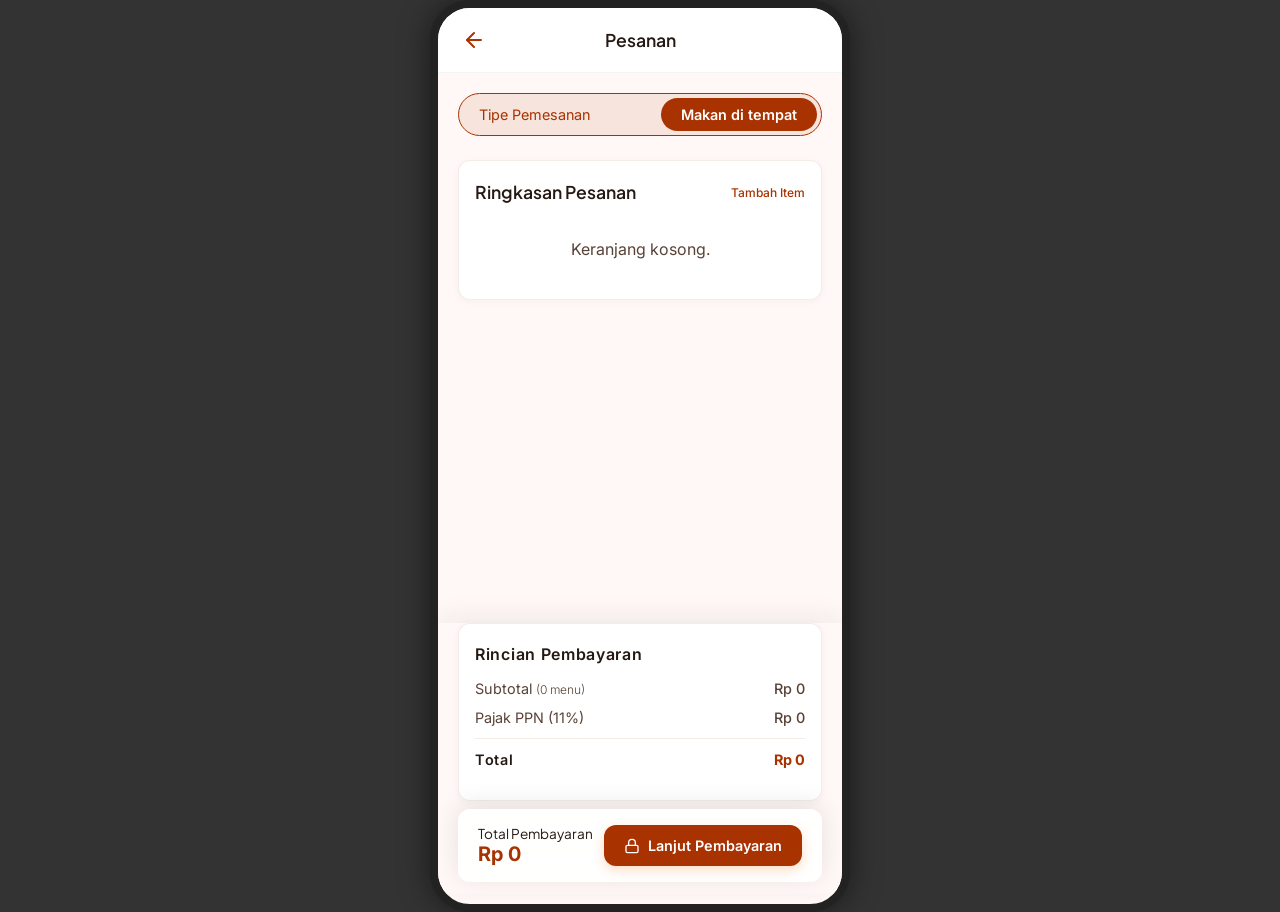
<file: checkout.html>
<!DOCTYPE html>
<html lang="id">
<head>
    <meta charset="UTF-8">
    <meta name="viewport" content="width=device-width, initial-scale=1.0">
    <title>Kedai Siap Salah - Pesanan</title>
    <link rel="stylesheet" href="style.css?v=1781634589718">
    <link rel="preconnect" href="https://fonts.googleapis.com">
    <link rel="preconnect" href="https://fonts.gstatic.com" crossorigin>
    <link href="https://fonts.googleapis.com/css2?family=Inter:wght@300;400;500;600;700&family=Plus+Jakarta+Sans:wght@400;600;700;800&display=swap" rel="stylesheet">
</head>
<body class="menu-body">
    <div class="mobile-app menu-app">
        
        <!-- Header -->
        <header class="checkout-header">
            <button class="back-btn" onclick="window.location.href='menu.html'">
                <svg viewBox="0 0 24 24" fill="none" stroke="currentColor" stroke-width="2" stroke-linecap="round" stroke-linejoin="round"><line x1="19" y1="12" x2="5" y2="12"></line><polyline points="12 19 5 12 12 5"></polyline></svg>
            </button>
            <h1 class="checkout-title">Pesanan</h1>
            <div class="placeholder-icon"></div>
        </header>

        <!-- Type Toggle (sticky, tidak ikut scroll) -->
        <div class="checkout-type-bar">
            <div class="order-type-toggle">
                <span class="order-type-label">Tipe Pemesanan</span>
                <div class="order-type-active">Makan di tempat</div>
            </div>
        </div>

        <!-- Scrollable: hanya daftar item -->
        <div class="checkout-items-scroll">
            <!-- Order Summary Section -->
            <div class="checkout-section summary-section">
                <div class="section-header">
                    <h2>Ringkasan Pesanan</h2>
                    <a href="menu.html" class="add-item-link">Tambah Item</a>
                </div>

                <div class="order-items-list" id="checkout-items">
                    <!-- Dynamic items will be rendered here -->
                </div>
            </div>

        </div>

        <!-- Sticky: rincian pembayaran + tombol -->
        <div class="checkout-sticky-bottom">
            <!-- Payment Details Section -->
            <div class="checkout-section payment-section">
                <h2>Rincian Pembayaran</h2>
                
                <div class="payment-row">
                    <span class="payment-label">Subtotal <small id="payment-items-count">(0 menu)</small></span>
                    <span class="payment-value" id="payment-subtotal">Rp 0</span>
                </div>
                
                <div class="payment-row">
                    <span class="payment-label">Pajak PPN (11%)</span>
                    <span class="payment-value" id="payment-tax">Rp 0</span>
                </div>
                
                <div class="payment-divider"></div>
                
                <div class="payment-row total-row">
                    <span class="payment-label">Total</span>
                    <span class="payment-value" id="payment-total">Rp 0</span>
                </div>
            </div>

            <!-- Checkout Bottom Bar -->
            <div class="checkout-bottom-bar-inline">
                <div class="bottom-total-info">
                    <span>Total Pembayaran</span>
                    <strong id="bottom-total">Rp 0</strong>
                </div>
                <button class="pay-btn" onclick="processPayment()">
                    <svg viewBox="0 0 24 24" fill="none" stroke="currentColor" stroke-width="2" stroke-linecap="round" stroke-linejoin="round"><rect x="3" y="11" width="18" height="11" rx="2" ry="2"></rect><path d="M7 11V7a5 5 0 0 1 10 0v4"></path></svg>
                    Lanjut Pembayaran
                </button>
            </div>
        </div>

    </div>
    <script src="checkout.js?v=1781634589718"></script>
</body>
</html>
</file>
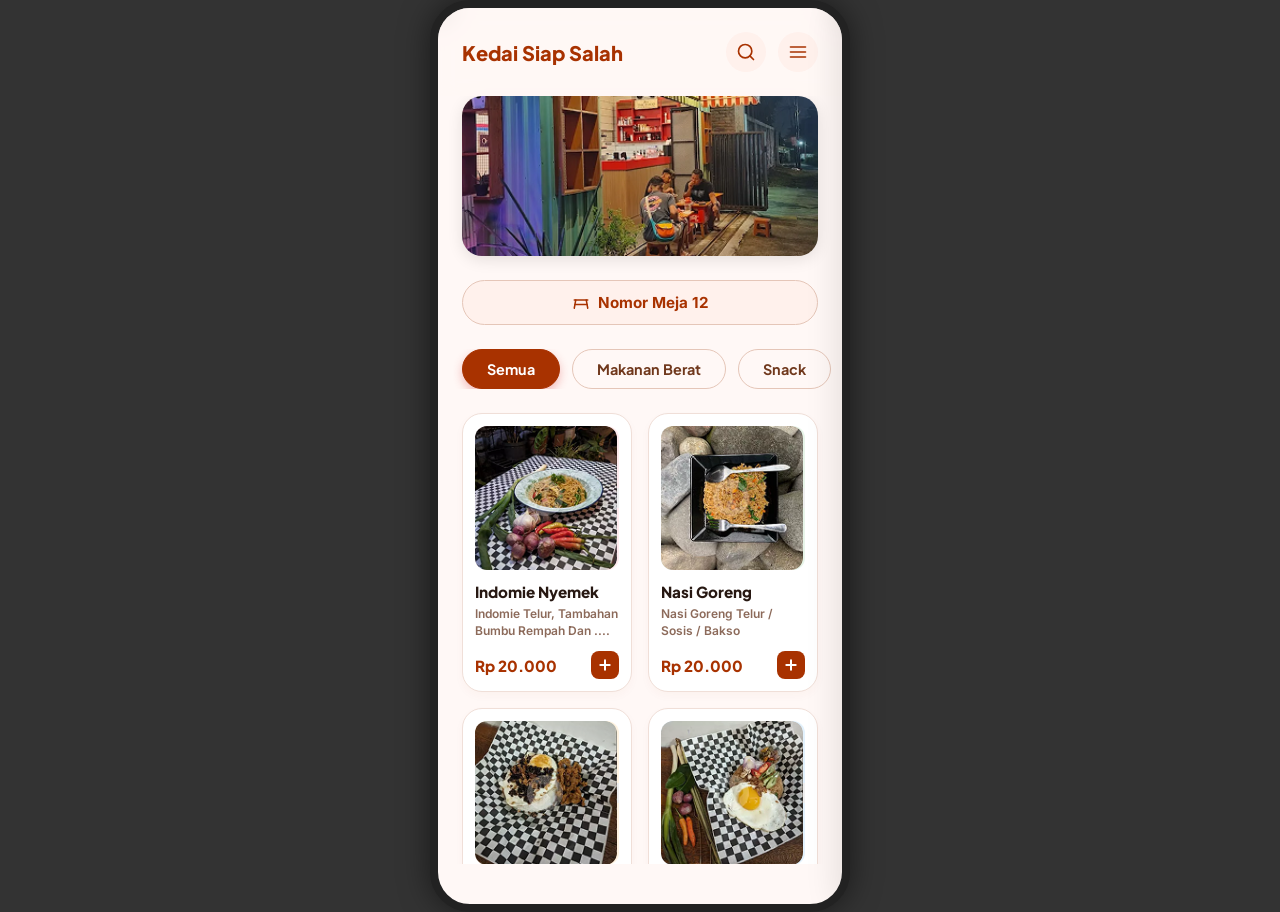
<file: menu.html>
<!DOCTYPE html>
<html lang="id">
<head>
    <meta charset="UTF-8">
    <meta name="viewport" content="width=device-width, initial-scale=1.0">
    <title>Kedai Siap Salah - Menu</title>
    <link rel="stylesheet" href="style.css?v=1781634152163">
    <link rel="preconnect" href="https://fonts.googleapis.com">
    <link rel="preconnect" href="https://fonts.gstatic.com" crossorigin>
    <link href="https://fonts.googleapis.com/css2?family=Inter:wght@400;600;700&family=Outfit:wght@300;400;600;700;800&family=Plus+Jakarta+Sans:wght@400;600;700;800&display=swap" rel="stylesheet">
</head>
<body class="menu-body">
    <div class="mobile-app menu-app">
        <div class="app-scroll-area">
        
        <!-- Header -->
        <header class="menu-header" id="menu-header">
            <h1 class="menu-logo" id="menu-logo">Kedai Siap Salah</h1>
            <input type="text" id="search-input" class="search-input" placeholder="Cari menu..." onkeyup="filterMenu()">
            <div class="header-icons">
                <button class="icon-btn" id="search-btn" onclick="toggleSearch()">
                    <svg viewBox="0 0 24 24" fill="none" stroke="currentColor" stroke-width="2" stroke-linecap="round" stroke-linejoin="round" class="icon-search"><circle cx="11" cy="11" r="8"></circle><line x1="21" y1="21" x2="16.65" y2="16.65"></line></svg>
                    <svg viewBox="0 0 24 24" fill="none" stroke="currentColor" stroke-width="2" stroke-linecap="round" stroke-linejoin="round" class="icon-close" style="display: none;"><line x1="18" y1="6" x2="6" y2="18"></line><line x1="6" y1="6" x2="18" y2="18"></line></svg>
                </button>
                <button class="icon-btn" onclick="toggleSidebar()">
                    <svg viewBox="0 0 24 24" fill="none" stroke="currentColor" stroke-width="2" stroke-linecap="round" stroke-linejoin="round"><line x1="3" y1="12" x2="21" y2="12"></line><line x1="3" y1="6" x2="21" y2="6"></line><line x1="3" y1="18" x2="21" y2="18"></line></svg>
                </button>
            </div>
        </header>

        <!-- Banner Image -->
        <div class="menu-banner">
            <img src="Images/Background%20Image/bg-image-menu.png" alt="Kedai Kopi" class="banner-img" onerror="this.src='Images/Background%20Image/bg-image.png'">
        </div>

        <!-- Table Info -->
        <div class="table-info-container">
            <div class="table-info-pill">
                <svg viewBox="0 0 24 24" fill="none" stroke="currentColor" stroke-width="2" stroke-linecap="round" stroke-linejoin="round"><path d="M3 8h18"/><path d="M5 8l-2 11"/><path d="M19 8l2 11"/><path d="M4 14h16"/></svg>
                <span>Nomor Meja 12</span>
            </div>
        </div>

        <!-- Categories -->
        <div class="menu-categories" id="category-tabs">
            <button class="category-btn cat-pill active" data-filter="all">Semua</button>
            <button class="category-btn cat-pill" data-filter="makanan-berat">Makanan Berat</button>
            <button class="category-btn cat-pill" data-filter="snack">Snack</button>
            <button class="category-btn cat-pill" data-filter="coffee">Coffee</button>
            <button class="category-btn cat-pill" data-filter="tea">Tea</button>
        </div>

        <!-- Menu Grid -->
        <div class="menu-grid" id="menu-grid">
            
            <!-- Makanan Berat -->
            <div class="menu-card" onclick="openDetailPage(this)" data-category="makanan-berat">
                <div class="card-img-placeholder c-img-1" style="overflow: hidden; padding: 0;">
                     <img src="Images/Makanan%20Berat/Indomie%20Nyemek.png" alt="Indomie Nyemek" style="width: 100%; height: 100%; object-fit: cover; border-radius: 12px;">
                    <button class="card-love-btn" onclick="toggleLove(event, this)">
                        <svg viewBox="0 0 24 24" fill="none" stroke="currentColor" stroke-width="2" stroke-linecap="round" stroke-linejoin="round"><path d="M20.84 4.61a5.5 5.5 0 0 0-7.78 0L12 5.67l-1.06-1.06a5.5 5.5 0 0 0-7.78 7.78l1.06 1.06L12 21.23l7.78-7.78 1.06-1.06a5.5 5.5 0 0 0 0-7.78z"></path></svg>
                    </button>
                </div>
                <div class="card-content">
                    <h3 class="card-title">Indomie Nyemek</h3>
                    <p class="card-desc">Indomie Telur, Tambahan Bumbu Rempah Dan ....</p>
                    <div class="card-bottom">
                        <span class="card-price">Rp 20.000</span>
                        <button class="card-add-btn" onclick="addToCart(event, this)">
                            <svg viewBox="0 0 24 24" fill="none" stroke="currentColor" stroke-width="3" stroke-linecap="round" stroke-linejoin="round"><line x1="12" y1="5" x2="12" y2="19"></line><line x1="5" y1="12" x2="19" y2="12"></line></svg>
                        </button>
                    </div>
                </div>
            </div>

            <div class="menu-card" onclick="openDetailPage(this)" data-category="makanan-berat">
                <div class="card-img-placeholder c-img-2" style="overflow: hidden; padding: 0;">
                     <img src="Images/Makanan%20Berat/Nasi%20Goreng.png" alt="Nasi Goreng" style="width: 100%; height: 100%; object-fit: cover; border-radius: 12px;">
                    <button class="card-love-btn" onclick="toggleLove(event, this)">
                        <svg viewBox="0 0 24 24" fill="none" stroke="currentColor" stroke-width="2" stroke-linecap="round" stroke-linejoin="round"><path d="M20.84 4.61a5.5 5.5 0 0 0-7.78 0L12 5.67l-1.06-1.06a5.5 5.5 0 0 0-7.78 7.78l1.06 1.06L12 21.23l7.78-7.78 1.06-1.06a5.5 5.5 0 0 0 0-7.78z"></path></svg>
                    </button>
                </div>
                <div class="card-content">
                    <h3 class="card-title">Nasi Goreng</h3>
                    <p class="card-desc">Nasi Goreng Telur / Sosis / Bakso</p>
                    <div class="card-bottom">
                        <span class="card-price">Rp 20.000</span>
                        <button class="card-add-btn" onclick="addToCart(event, this)">
                            <svg viewBox="0 0 24 24" fill="none" stroke="currentColor" stroke-width="3" stroke-linecap="round" stroke-linejoin="round"><line x1="12" y1="5" x2="12" y2="19"></line><line x1="5" y1="12" x2="19" y2="12"></line></svg>
                        </button>
                    </div>
                </div>
            </div>

            <div class="menu-card" onclick="openDetailPage(this)" data-category="makanan-berat">
                <div class="card-img-placeholder c-img-3" style="overflow: hidden; padding: 0;">
                     <img src="Images/Makanan%20Berat/Nasi%20Telur%20Pontianak.png" alt="Nasi Telur Pontianak" style="width: 100%; height: 100%; object-fit: cover; border-radius: 12px;">
                    <button class="card-love-btn" onclick="toggleLove(event, this)">
                        <svg viewBox="0 0 24 24" fill="none" stroke="currentColor" stroke-width="2" stroke-linecap="round" stroke-linejoin="round"><path d="M20.84 4.61a5.5 5.5 0 0 0-7.78 0L12 5.67l-1.06-1.06a5.5 5.5 0 0 0-7.78 7.78l1.06 1.06L12 21.23l7.78-7.78 1.06-1.06a5.5 5.5 0 0 0 0-7.78z"></path></svg>
                    </button>
                </div>
                <div class="card-content">
                    <h3 class="card-title">Nasi Telur Pontianak</h3>
                    <p class="card-desc">Nasi, Telur (Ceplok/Dadar)</p>
                    <div class="card-bottom">
                        <span class="card-price">Rp 20.000</span>
                        <button class="card-add-btn" onclick="addToCart(event, this)">
                            <svg viewBox="0 0 24 24" fill="none" stroke="currentColor" stroke-width="3" stroke-linecap="round" stroke-linejoin="round"><line x1="12" y1="5" x2="12" y2="19"></line><line x1="5" y1="12" x2="19" y2="12"></line></svg>
                        </button>
                    </div>
                </div>
            </div>

            <div class="menu-card" onclick="openDetailPage(this)" data-category="makanan-berat">
                <div class="card-img-placeholder c-img-4" style="overflow: hidden; padding: 0;">
                     <img src="Images/Makanan%20Berat/Nasi%20Goreng%20Sambel%20Matah.png" alt="Nasi Goreng Sambel Matah" style="width: 100%; height: 100%; object-fit: cover; border-radius: 12px;">
                    <button class="card-love-btn" onclick="toggleLove(event, this)">
                        <svg viewBox="0 0 24 24" fill="none" stroke="currentColor" stroke-width="2" stroke-linecap="round" stroke-linejoin="round"><path d="M20.84 4.61a5.5 5.5 0 0 0-7.78 0L12 5.67l-1.06-1.06a5.5 5.5 0 0 0-7.78 7.78l1.06 1.06L12 21.23l7.78-7.78 1.06-1.06a5.5 5.5 0 0 0 0-7.78z"></path></svg>
                    </button>
                </div>
                <div class="card-content">
                    <h3 class="card-title">Nasi Goreng Sambel Matah</h3>
                    <p class="card-desc">Nasi, Telur, Sambel Matah</p>
                    <div class="card-bottom">
                        <span class="card-price">Rp 28.000</span>
                        <button class="card-add-btn" onclick="addToCart(event, this)">
                            <svg viewBox="0 0 24 24" fill="none" stroke="currentColor" stroke-width="3" stroke-linecap="round" stroke-linejoin="round"><line x1="12" y1="5" x2="12" y2="19"></line><line x1="5" y1="12" x2="19" y2="12"></line></svg>
                        </button>
                    </div>
                </div>
            </div>

            <!-- Snack -->
            <div class="menu-card" onclick="openDetailPage(this)" data-category="snack" style="display: none;">
                <div class="card-img-placeholder c-img-1" style="overflow: hidden; padding: 0;">
                     <img src="Images/Snack/Mix%20Platters.png" alt="Mix Platers" style="width: 100%; height: 100%; object-fit: cover; border-radius: 12px;">
                    <button class="card-love-btn" onclick="toggleLove(event, this)">
                        <svg viewBox="0 0 24 24" fill="none" stroke="currentColor" stroke-width="2" stroke-linecap="round" stroke-linejoin="round"><path d="M20.84 4.61a5.5 5.5 0 0 0-7.78 0L12 5.67l-1.06-1.06a5.5 5.5 0 0 0-7.78 7.78l1.06 1.06L12 21.23l7.78-7.78 1.06-1.06a5.5 5.5 0 0 0 0-7.78z"></path></svg>
                    </button>
                </div>
                <div class="card-content">
                    <h3 class="card-title">Mix Platers</h3>
                    <p class="card-desc">Nuget, french fries, sosis tamaban saus pedas dan...</p>
                    <div class="card-bottom">
                        <span class="card-price">Rp 20.000</span>
                        <button class="card-add-btn" onclick="addToCart(event, this)">
                            <svg viewBox="0 0 24 24" fill="none" stroke="currentColor" stroke-width="3" stroke-linecap="round" stroke-linejoin="round"><line x1="12" y1="5" x2="12" y2="19"></line><line x1="5" y1="12" x2="19" y2="12"></line></svg>
                        </button>
                    </div>
                </div>
            </div>

            <div class="menu-card" onclick="openDetailPage(this)" data-category="snack" style="display: none;">
                <div class="card-img-placeholder c-img-2" style="overflow: hidden; padding: 0;">
                     <img src="Images/Snack/French%20Fries.png" alt="French Fries" style="width: 100%; height: 100%; object-fit: cover; border-radius: 12px;">
                    <button class="card-love-btn" onclick="toggleLove(event, this)">
                        <svg viewBox="0 0 24 24" fill="none" stroke="currentColor" stroke-width="2" stroke-linecap="round" stroke-linejoin="round"><path d="M20.84 4.61a5.5 5.5 0 0 0-7.78 0L12 5.67l-1.06-1.06a5.5 5.5 0 0 0-7.78 7.78l1.06 1.06L12 21.23l7.78-7.78 1.06-1.06a5.5 5.5 0 0 0 0-7.78z"></path></svg>
                    </button>
                </div>
                <div class="card-content">
                    <h3 class="card-title">French Fries</h3>
                    <p class="card-desc">Kentang Goreng Dengan Bumbu Tabur, Original...</p>
                    <div class="card-bottom">
                        <span class="card-price">Rp 16.000</span>
                        <button class="card-add-btn" onclick="addToCart(event, this)">
                            <svg viewBox="0 0 24 24" fill="none" stroke="currentColor" stroke-width="3" stroke-linecap="round" stroke-linejoin="round"><line x1="12" y1="5" x2="12" y2="19"></line><line x1="5" y1="12" x2="19" y2="12"></line></svg>
                        </button>
                    </div>
                </div>
            </div>

            <div class="menu-card" onclick="openDetailPage(this)" data-category="snack" style="display: none;">
                <div class="card-img-placeholder c-img-3" style="overflow: hidden; padding: 0;">
                     <img src="Images/Snack/Ayam%20Pop.png" alt="Ayam Pop" style="width: 100%; height: 100%; object-fit: cover; border-radius: 12px;">
                    <button class="card-love-btn" onclick="toggleLove(event, this)">
                        <svg viewBox="0 0 24 24" fill="none" stroke="currentColor" stroke-width="2" stroke-linecap="round" stroke-linejoin="round"><path d="M20.84 4.61a5.5 5.5 0 0 0-7.78 0L12 5.67l-1.06-1.06a5.5 5.5 0 0 0-7.78 7.78l1.06 1.06L12 21.23l7.78-7.78 1.06-1.06a5.5 5.5 0 0 0 0-7.78z"></path></svg>
                    </button>
                </div>
                <div class="card-content">
                    <h3 class="card-title">Ayam Pop</h3>
                    <p class="card-desc">Ayam filet, tempung bumbu cruncy dgn tamb...</p>
                    <div class="card-bottom">
                        <span class="card-price">Rp 20.000</span>
                        <button class="card-add-btn" onclick="addToCart(event, this)">
                            <svg viewBox="0 0 24 24" fill="none" stroke="currentColor" stroke-width="3" stroke-linecap="round" stroke-linejoin="round"><line x1="12" y1="5" x2="12" y2="19"></line><line x1="5" y1="12" x2="19" y2="12"></line></svg>
                        </button>
                    </div>
                </div>
            </div>

            <div class="menu-card" onclick="openDetailPage(this)" data-category="snack" style="display: none;">
                <div class="card-img-placeholder c-img-4" style="overflow: hidden; padding: 0;">
                     <img src="Images/Snack/Onion%20Ring.png" alt="Onion Ring" style="width: 100%; height: 100%; object-fit: cover; border-radius: 12px;">
                    <button class="card-love-btn" onclick="toggleLove(event, this)">
                        <svg viewBox="0 0 24 24" fill="none" stroke="currentColor" stroke-width="2" stroke-linecap="round" stroke-linejoin="round"><path d="M20.84 4.61a5.5 5.5 0 0 0-7.78 0L12 5.67l-1.06-1.06a5.5 5.5 0 0 0-7.78 7.78l1.06 1.06L12 21.23l7.78-7.78 1.06-1.06a5.5 5.5 0 0 0 0-7.78z"></path></svg>
                    </button>
                </div>
                <div class="card-content">
                    <h3 class="card-title">Onion Ring</h3>
                    <p class="card-desc">Bawang Bombai, Tebung Bumbu, Baluran Tepung...</p>
                    <div class="card-bottom">
                        <span class="card-price">Rp 16.000</span>
                        <button class="card-add-btn" onclick="addToCart(event, this)">
                            <svg viewBox="0 0 24 24" fill="none" stroke="currentColor" stroke-width="3" stroke-linecap="round" stroke-linejoin="round"><line x1="12" y1="5" x2="12" y2="19"></line><line x1="5" y1="12" x2="19" y2="12"></line></svg>
                        </button>
                    </div>
                </div>
            </div>

            <div class="menu-card" onclick="openDetailPage(this)" data-category="snack" style="display: none;">
                <div class="card-img-placeholder c-img-1" style="overflow: hidden; padding: 0;">
                     <img src="Images/Snack/Usus%20Crispy.png" alt="Usus Crispy" style="width: 100%; height: 100%; object-fit: cover; border-radius: 12px;">
                    <button class="card-love-btn" onclick="toggleLove(event, this)">
                        <svg viewBox="0 0 24 24" fill="none" stroke="currentColor" stroke-width="2" stroke-linecap="round" stroke-linejoin="round"><path d="M20.84 4.61a5.5 5.5 0 0 0-7.78 0L12 5.67l-1.06-1.06a5.5 5.5 0 0 0-7.78 7.78l1.06 1.06L12 21.23l7.78-7.78 1.06-1.06a5.5 5.5 0 0 0 0-7.78z"></path></svg>
                    </button>
                </div>
                <div class="card-content">
                    <h3 class="card-title">Usus Crispy</h3>
                    <p class="card-desc">Usus ayam goreng crispy</p>
                    <div class="card-bottom">
                        <span class="card-price">Rp 16.500</span>
                        <button class="card-add-btn" onclick="addToCart(event, this)">
                            <svg viewBox="0 0 24 24" fill="none" stroke="currentColor" stroke-width="3" stroke-linecap="round" stroke-linejoin="round"><line x1="12" y1="5" x2="12" y2="19"></line><line x1="5" y1="12" x2="19" y2="12"></line></svg>
                        </button>
                    </div>
                </div>
            </div>

            <div class="menu-card" onclick="openDetailPage(this)" data-category="snack" style="display: none;">
                <div class="card-img-placeholder c-img-2" style="overflow: hidden; padding: 0;">
                     <img src="Images/Snack/Dimsum.png" alt="Dimsum" style="width: 100%; height: 100%; object-fit: cover; border-radius: 12px;">
                    <button class="card-love-btn" onclick="toggleLove(event, this)">
                        <svg viewBox="0 0 24 24" fill="none" stroke="currentColor" stroke-width="2" stroke-linecap="round" stroke-linejoin="round"><path d="M20.84 4.61a5.5 5.5 0 0 0-7.78 0L12 5.67l-1.06-1.06a5.5 5.5 0 0 0-7.78 7.78l1.06 1.06L12 21.23l7.78-7.78 1.06-1.06a5.5 5.5 0 0 0 0-7.78z"></path></svg>
                    </button>
                </div>
                <div class="card-content">
                    <h3 class="card-title">Dimsum</h3>
                    <p class="card-desc">Satu Porsi Isi 4</p>
                    <div class="card-bottom">
                        <span class="card-price">Rp 17.500</span>
                        <button class="card-add-btn" onclick="addToCart(event, this)">
                            <svg viewBox="0 0 24 24" fill="none" stroke="currentColor" stroke-width="3" stroke-linecap="round" stroke-linejoin="round"><line x1="12" y1="5" x2="12" y2="19"></line><line x1="5" y1="12" x2="19" y2="12"></line></svg>
                        </button>
                    </div>
                </div>
            </div>

            <!-- Coffee -->
            <div class="menu-card" onclick="openDetailPage(this)" data-category="coffee" style="display: none;">
                <div class="card-img-placeholder c-img-3" style="overflow: hidden; padding: 0;">
                     <img src="Images/Coffee/Americano.png" alt="Americano" style="width: 100%; height: 100%; object-fit: cover; border-radius: 12px;">
                    <button class="card-love-btn" onclick="toggleLove(event, this)">
                        <svg viewBox="0 0 24 24" fill="none" stroke="currentColor" stroke-width="2" stroke-linecap="round" stroke-linejoin="round"><path d="M20.84 4.61a5.5 5.5 0 0 0-7.78 0L12 5.67l-1.06-1.06a5.5 5.5 0 0 0-7.78 7.78l1.06 1.06L12 21.23l7.78-7.78 1.06-1.06a5.5 5.5 0 0 0 0-7.78z"></path></svg>
                    </button>
                </div>
                <div class="card-content">
                    <h3 class="card-title">Americano</h3>
                    <p class="card-desc">Single espresso with water</p>
                    <div class="card-bottom">
                        <span class="card-price">Rp 16.000</span>
                        <button class="card-add-btn" onclick="addToCart(event, this)">
                            <svg viewBox="0 0 24 24" fill="none" stroke="currentColor" stroke-width="3" stroke-linecap="round" stroke-linejoin="round"><line x1="12" y1="5" x2="12" y2="19"></line><line x1="5" y1="12" x2="19" y2="12"></line></svg>
                        </button>
                    </div>
                </div>
            </div>

            <div class="menu-card" onclick="openDetailPage(this)" data-category="coffee" style="display: none;">
                <div class="card-img-placeholder c-img-4" style="overflow: hidden; padding: 0;">
                     <img src="Images/Coffee/Kopi%20Gula%20Aren.png" alt="Kopi Gula Aren" style="width: 100%; height: 100%; object-fit: cover; border-radius: 12px;">
                    <button class="card-love-btn" onclick="toggleLove(event, this)">
                        <svg viewBox="0 0 24 24" fill="none" stroke="currentColor" stroke-width="2" stroke-linecap="round" stroke-linejoin="round"><path d="M20.84 4.61a5.5 5.5 0 0 0-7.78 0L12 5.67l-1.06-1.06a5.5 5.5 0 0 0-7.78 7.78l1.06 1.06L12 21.23l7.78-7.78 1.06-1.06a5.5 5.5 0 0 0 0-7.78z"></path></svg>
                    </button>
                </div>
                <div class="card-content">
                    <h3 class="card-title">Kopi Gula Aren</h3>
                    <p class="card-desc">Single espresso, gula aren with fresh milk</p>
                    <div class="card-bottom">
                        <span class="card-price">Rp 19.000</span>
                        <button class="card-add-btn" onclick="addToCart(event, this)">
                            <svg viewBox="0 0 24 24" fill="none" stroke="currentColor" stroke-width="3" stroke-linecap="round" stroke-linejoin="round"><line x1="12" y1="5" x2="12" y2="19"></line><line x1="5" y1="12" x2="19" y2="12"></line></svg>
                        </button>
                    </div>
                </div>
            </div>

            <div class="menu-card" onclick="openDetailPage(this)" data-category="coffee" style="display: none;">
                <div class="card-img-placeholder c-img-1" style="overflow: hidden; padding: 0;">
                     <img src="Images/Coffee/Milo%20Coffee.png" alt="Milo Coffee" style="width: 100%; height: 100%; object-fit: cover; border-radius: 12px;">
                    <button class="card-love-btn" onclick="toggleLove(event, this)">
                        <svg viewBox="0 0 24 24" fill="none" stroke="currentColor" stroke-width="2" stroke-linecap="round" stroke-linejoin="round"><path d="M20.84 4.61a5.5 5.5 0 0 0-7.78 0L12 5.67l-1.06-1.06a5.5 5.5 0 0 0-7.78 7.78l1.06 1.06L12 21.23l7.78-7.78 1.06-1.06a5.5 5.5 0 0 0 0-7.78z"></path></svg>
                    </button>
                </div>
                <div class="card-content">
                    <h3 class="card-title">Milo Coffee</h3>
                    <p class="card-desc">Single espresso, fresh milk with milo</p>
                    <div class="card-bottom">
                        <span class="card-price">Rp 18.000</span>
                        <button class="card-add-btn" onclick="addToCart(event, this)">
                            <svg viewBox="0 0 24 24" fill="none" stroke="currentColor" stroke-width="3" stroke-linecap="round" stroke-linejoin="round"><line x1="12" y1="5" x2="12" y2="19"></line><line x1="5" y1="12" x2="19" y2="12"></line></svg>
                        </button>
                    </div>
                </div>
            </div>

            <div class="menu-card" onclick="openDetailPage(this)" data-category="coffee" style="display: none;">
                <div class="card-img-placeholder c-img-2" style="overflow: hidden; padding: 0;">
                     <img src="Images/Coffee/Taro%20Coffee.png" alt="Taro Coffee" style="width: 100%; height: 100%; object-fit: cover; border-radius: 12px;">
                    <button class="card-love-btn" onclick="toggleLove(event, this)">
                        <svg viewBox="0 0 24 24" fill="none" stroke="currentColor" stroke-width="2" stroke-linecap="round" stroke-linejoin="round"><path d="M20.84 4.61a5.5 5.5 0 0 0-7.78 0L12 5.67l-1.06-1.06a5.5 5.5 0 0 0-7.78 7.78l1.06 1.06L12 21.23l7.78-7.78 1.06-1.06a5.5 5.5 0 0 0 0-7.78z"></path></svg>
                    </button>
                </div>
                <div class="card-content">
                    <h3 class="card-title">Taro Coffee</h3>
                    <p class="card-desc">Single espresso, taro, with fresh milk</p>
                    <div class="card-bottom">
                        <span class="card-price">Rp 28.000</span>
                        <button class="card-add-btn" onclick="addToCart(event, this)">
                            <svg viewBox="0 0 24 24" fill="none" stroke="currentColor" stroke-width="3" stroke-linecap="round" stroke-linejoin="round"><line x1="12" y1="5" x2="12" y2="19"></line><line x1="5" y1="12" x2="19" y2="12"></line></svg>
                        </button>
                    </div>
                </div>
            </div>

            <div class="menu-card" onclick="openDetailPage(this)" data-category="coffee" style="display: none;">
                <div class="card-img-placeholder c-img-3" style="overflow: hidden; padding: 0;">
                     <img src="Images/Coffee/Cappucinno%20Hot.png" alt="Cappucinno Hot" style="width: 100%; height: 100%; object-fit: cover; border-radius: 12px;">
                    <button class="card-love-btn" onclick="toggleLove(event, this)">
                        <svg viewBox="0 0 24 24" fill="none" stroke="currentColor" stroke-width="2" stroke-linecap="round" stroke-linejoin="round"><path d="M20.84 4.61a5.5 5.5 0 0 0-7.78 0L12 5.67l-1.06-1.06a5.5 5.5 0 0 0-7.78 7.78l1.06 1.06L12 21.23l7.78-7.78 1.06-1.06a5.5 5.5 0 0 0 0-7.78z"></path></svg>
                    </button>
                </div>
                <div class="card-content">
                    <h3 class="card-title">Cappucinno Hot</h3>
                    <p class="card-desc">Single Espresso With Steam Milk</p>
                    <div class="card-bottom">
                        <span class="card-price">Rp 19.000</span>
                        <button class="card-add-btn" onclick="addToCart(event, this)">
                            <svg viewBox="0 0 24 24" fill="none" stroke="currentColor" stroke-width="3" stroke-linecap="round" stroke-linejoin="round"><line x1="12" y1="5" x2="12" y2="19"></line><line x1="5" y1="12" x2="19" y2="12"></line></svg>
                        </button>
                    </div>
                </div>
            </div>

            <div class="menu-card" onclick="openDetailPage(this)" data-category="coffee" style="display: none;">
                <div class="card-img-placeholder c-img-4" style="overflow: hidden; padding: 0;">
                     <img src="Images/Coffee/Matcha%20Coffee.png" alt="Matcha Coffee" style="width: 100%; height: 100%; object-fit: cover; border-radius: 12px;">
                    <button class="card-love-btn" onclick="toggleLove(event, this)">
                        <svg viewBox="0 0 24 24" fill="none" stroke="currentColor" stroke-width="2" stroke-linecap="round" stroke-linejoin="round"><path d="M20.84 4.61a5.5 5.5 0 0 0-7.78 0L12 5.67l-1.06-1.06a5.5 5.5 0 0 0-7.78 7.78l1.06 1.06L12 21.23l7.78-7.78 1.06-1.06a5.5 5.5 0 0 0 0-7.78z"></path></svg>
                    </button>
                </div>
                <div class="card-content">
                    <h3 class="card-title">Matcha Coffee</h3>
                    <p class="card-desc">Single espresso, matcha with fresh milk</p>
                    <div class="card-bottom">
                        <span class="card-price">Rp 28.000</span>
                        <button class="card-add-btn" onclick="addToCart(event, this)">
                            <svg viewBox="0 0 24 24" fill="none" stroke="currentColor" stroke-width="3" stroke-linecap="round" stroke-linejoin="round"><line x1="12" y1="5" x2="12" y2="19"></line><line x1="5" y1="12" x2="19" y2="12"></line></svg>
                        </button>
                    </div>
                </div>
            </div>

            <div class="menu-card" onclick="openDetailPage(this)" data-category="coffee" style="display: none;">
                <div class="card-img-placeholder c-img-1" style="overflow: hidden; padding: 0;">
                     <img src="Images/Coffee/Chocholate%20Coffee.png" alt="Chocolate Coffee" style="width: 100%; height: 100%; object-fit: cover; border-radius: 12px;">
                    <button class="card-love-btn" onclick="toggleLove(event, this)">
                        <svg viewBox="0 0 24 24" fill="none" stroke="currentColor" stroke-width="2" stroke-linecap="round" stroke-linejoin="round"><path d="M20.84 4.61a5.5 5.5 0 0 0-7.78 0L12 5.67l-1.06-1.06a5.5 5.5 0 0 0-7.78 7.78l1.06 1.06L12 21.23l7.78-7.78 1.06-1.06a5.5 5.5 0 0 0 0-7.78z"></path></svg>
                    </button>
                </div>
                <div class="card-content">
                    <h3 class="card-title">Chocolate Coffee</h3>
                    <p class="card-desc">Single Espresso, Chocolate, with Fresh Milk</p>
                    <div class="card-bottom">
                        <span class="card-price">Rp 19.500</span>
                        <button class="card-add-btn" onclick="addToCart(event, this)">
                            <svg viewBox="0 0 24 24" fill="none" stroke="currentColor" stroke-width="3" stroke-linecap="round" stroke-linejoin="round"><line x1="12" y1="5" x2="12" y2="19"></line><line x1="5" y1="12" x2="19" y2="12"></line></svg>
                        </button>
                    </div>
                </div>
            </div>

            <div class="menu-card" onclick="openDetailPage(this)" data-category="coffee" style="display: none;">
                <div class="card-img-placeholder c-img-2" style="overflow: hidden; padding: 0;">
                     <img src="Images/Coffee/Red%20Velvet%20Coffee.png" alt="Red Velvet Coffee" style="width: 100%; height: 100%; object-fit: cover; border-radius: 12px;">
                    <button class="card-love-btn" onclick="toggleLove(event, this)">
                        <svg viewBox="0 0 24 24" fill="none" stroke="currentColor" stroke-width="2" stroke-linecap="round" stroke-linejoin="round"><path d="M20.84 4.61a5.5 5.5 0 0 0-7.78 0L12 5.67l-1.06-1.06a5.5 5.5 0 0 0-7.78 7.78l1.06 1.06L12 21.23l7.78-7.78 1.06-1.06a5.5 5.5 0 0 0 0-7.78z"></path></svg>
                    </button>
                </div>
                <div class="card-content">
                    <h3 class="card-title">Red Velvet Coffee</h3>
                    <p class="card-desc">Single espresso, taro, with fresh milk</p>
                    <div class="card-bottom">
                        <span class="card-price">Rp 19.500</span>
                        <button class="card-add-btn" onclick="addToCart(event, this)">
                            <svg viewBox="0 0 24 24" fill="none" stroke="currentColor" stroke-width="3" stroke-linecap="round" stroke-linejoin="round"><line x1="12" y1="5" x2="12" y2="19"></line><line x1="5" y1="12" x2="19" y2="12"></line></svg>
                        </button>
                    </div>
                </div>
            </div>

            <!-- Tea -->
            <div class="menu-card" onclick="openDetailPage(this)" data-category="tea" style="display: none;">
                <div class="card-img-placeholder c-img-1" style="overflow: hidden; padding: 0;">
                     <img src="Images/Tea/Strawberry%20Tea.png" alt="Strawberry Tea" style="width: 100%; height: 100%; object-fit: cover; border-radius: 12px;">
                    <button class="card-love-btn" onclick="toggleLove(event, this)">
                        <svg viewBox="0 0 24 24" fill="none" stroke="currentColor" stroke-width="2" stroke-linecap="round" stroke-linejoin="round"><path d="M20.84 4.61a5.5 5.5 0 0 0-7.78 0L12 5.67l-1.06-1.06a5.5 5.5 0 0 0-7.78 7.78l1.06 1.06L12 21.23l7.78-7.78 1.06-1.06a5.5 5.5 0 0 0 0-7.78z"></path></svg>
                    </button>
                </div>
                <div class="card-content">
                    <h3 class="card-title">Strawberry Tea</h3>
                    <p class="card-desc">Perpaduan tea with strawberry fruit</p>
                    <div class="card-bottom">
                        <span class="card-price">Rp 17.000</span>
                        <button class="card-add-btn" onclick="addToCart(event, this)">
                            <svg viewBox="0 0 24 24" fill="none" stroke="currentColor" stroke-width="3" stroke-linecap="round" stroke-linejoin="round"><line x1="12" y1="5" x2="12" y2="19"></line><line x1="5" y1="12" x2="19" y2="12"></line></svg>
                        </button>
                    </div>
                </div>
            </div>

            <div class="menu-card" onclick="openDetailPage(this)" data-category="tea" style="display: none;">
                <div class="card-img-placeholder c-img-2" style="overflow: hidden; padding: 0;">
                     <img src="Images/Tea/Leci%20Tea.png" alt="Leci Tea" style="width: 100%; height: 100%; object-fit: cover; border-radius: 12px;">
                    <button class="card-love-btn" onclick="toggleLove(event, this)">
                        <svg viewBox="0 0 24 24" fill="none" stroke="currentColor" stroke-width="2" stroke-linecap="round" stroke-linejoin="round"><path d="M20.84 4.61a5.5 5.5 0 0 0-7.78 0L12 5.67l-1.06-1.06a5.5 5.5 0 0 0-7.78 7.78l1.06 1.06L12 21.23l7.78-7.78 1.06-1.06a5.5 5.5 0 0 0 0-7.78z"></path></svg>
                    </button>
                </div>
                <div class="card-content">
                    <h3 class="card-title">Leci Tea</h3>
                    <p class="card-desc">Perpaduan tea with leci fruit</p>
                    <div class="card-bottom">
                        <span class="card-price">Rp 17.000</span>
                        <button class="card-add-btn" onclick="addToCart(event, this)">
                            <svg viewBox="0 0 24 24" fill="none" stroke="currentColor" stroke-width="3" stroke-linecap="round" stroke-linejoin="round"><line x1="12" y1="5" x2="12" y2="19"></line><line x1="5" y1="12" x2="19" y2="12"></line></svg>
                        </button>
                    </div>
                </div>
            </div>

            <div class="menu-card" onclick="openDetailPage(this)" data-category="tea" style="display: none;">
                <div class="card-img-placeholder c-img-3" style="overflow: hidden; padding: 0;">
                     <img src="Images/Tea/Lemon%20Tea.png" alt="Lemon Tea" style="width: 100%; height: 100%; object-fit: cover; border-radius: 12px;">
                    <button class="card-love-btn" onclick="toggleLove(event, this)">
                        <svg viewBox="0 0 24 24" fill="none" stroke="currentColor" stroke-width="2" stroke-linecap="round" stroke-linejoin="round"><path d="M20.84 4.61a5.5 5.5 0 0 0-7.78 0L12 5.67l-1.06-1.06a5.5 5.5 0 0 0-7.78 7.78l1.06 1.06L12 21.23l7.78-7.78 1.06-1.06a5.5 5.5 0 0 0 0-7.78z"></path></svg>
                    </button>
                </div>
                <div class="card-content">
                    <h3 class="card-title">Lemon Tea</h3>
                    <p class="card-desc">Flavour lemon, tea, buah lemon slash</p>
                    <div class="card-bottom">
                        <span class="card-price">Rp 16.500</span>
                        <button class="card-add-btn" onclick="addToCart(event, this)">
                            <svg viewBox="0 0 24 24" fill="none" stroke="currentColor" stroke-width="3" stroke-linecap="round" stroke-linejoin="round"><line x1="12" y1="5" x2="12" y2="19"></line><line x1="5" y1="12" x2="19" y2="12"></line></svg>
                        </button>
                    </div>
                </div>
            </div>

        </div>
        
        
                </div>
        <!-- Sidebar Overlay & Menu -->
        <div class="sidebar-overlay" id="sidebar-overlay" onclick="toggleSidebar()"></div>
        <div class="sidebar" id="sidebar">
            <div class="sidebar-header">
                <div class="user-avatar">
                    <svg viewBox="0 0 24 24" fill="none" stroke="currentColor" stroke-width="2" stroke-linecap="round" stroke-linejoin="round"><path d="M20 21v-2a4 4 0 0 0-4-4H8a4 4 0 0 0-4 4v2"></path><circle cx="12" cy="7" r="4"></circle></svg>
                </div>
                <div class="user-info">
                    <div class="user-name">User Guest</div>
                    <div class="user-table">
                        <svg viewBox="0 0 24 24" fill="none" stroke="currentColor" stroke-width="2" stroke-linecap="round" stroke-linejoin="round"><path d="M3 8h18"/><path d="M5 8l-2 11"/><path d="M19 8l2 11"/><path d="M4 14h16"/></svg>
                        Meja 12
                    </div>
                </div>
            </div>
            
            <div class="sidebar-menu">
                <div class="sidebar-item active">
                    <svg viewBox="0 0 24 24" fill="none" stroke="currentColor" stroke-width="2" stroke-linecap="round" stroke-linejoin="round"><path d="M3 2v7c0 1.1.9 2 2 2h4a2 2 0 0 0 2-2V2"></path><path d="M7 2v20"></path><path d="M21 15V2v0a5 5 0 0 0-5 5v6c0 1.1.9 2 2 2h3Zm0 0v7"></path></svg>
                    Menu Utama
                </div>
                <div class="sidebar-item" onclick="window.location.href='history.html'">
                    <svg viewBox="0 0 24 24" fill="none" stroke="currentColor" stroke-width="2" stroke-linecap="round" stroke-linejoin="round"><circle cx="12" cy="12" r="10"></circle><polyline points="12 6 12 12 16 14"></polyline></svg>
                    Riwayat Pesanan
                </div>
                <div class="sidebar-item">
                    <svg viewBox="0 0 24 24" fill="none" stroke="currentColor" stroke-width="2" stroke-linecap="round" stroke-linejoin="round"><circle cx="12" cy="12" r="10"></circle><line x1="12" y1="16" x2="12" y2="12"></line><line x1="12" y1="8" x2="12.01" y2="8"></line></svg>
                    Tentang Kedai
                </div>
            </div>
        </div>

        
        <!-- Checkout Floating Bar -->
        <div class="checkout-bar" id="checkout-bar" onclick="alert('Halaman Keranjang belum tersedia')">
            <div class="checkout-info-group">
                <div class="checkout-icon">
                    <svg viewBox="0 0 24 24" fill="none" stroke="currentColor" stroke-width="2" stroke-linecap="round" stroke-linejoin="round"><path d="M6 2L3 6v14a2 2 0 0 0 2 2h14a2 2 0 0 0 2-2V6l-3-4z"></path><line x1="3" y1="6" x2="21" y2="6"></line><path d="M16 10a4 4 0 0 1-8 0"></path></svg>
                </div>
                <div class="checkout-text">
                    <span id="checkout-count">1 ITEM DIPILIH</span>
                    <strong id="checkout-total">Rp 20.000</strong>
                </div>
            </div>
            <div class="checkout-action">
                CHECK OUT <svg viewBox="0 0 24 24" fill="none" stroke="currentColor" stroke-width="2" stroke-linecap="round" stroke-linejoin="round"><polyline points="9 18 15 12 9 6"></polyline></svg>
            </div>
        </div>

        <div id="toast" class="toast" style="background:#A83200;">Ditambahkan ke Pesanan!</div>
    </div>
    <script src="script.js?v=1781634152163"></script>
</body>
</html>
</file>
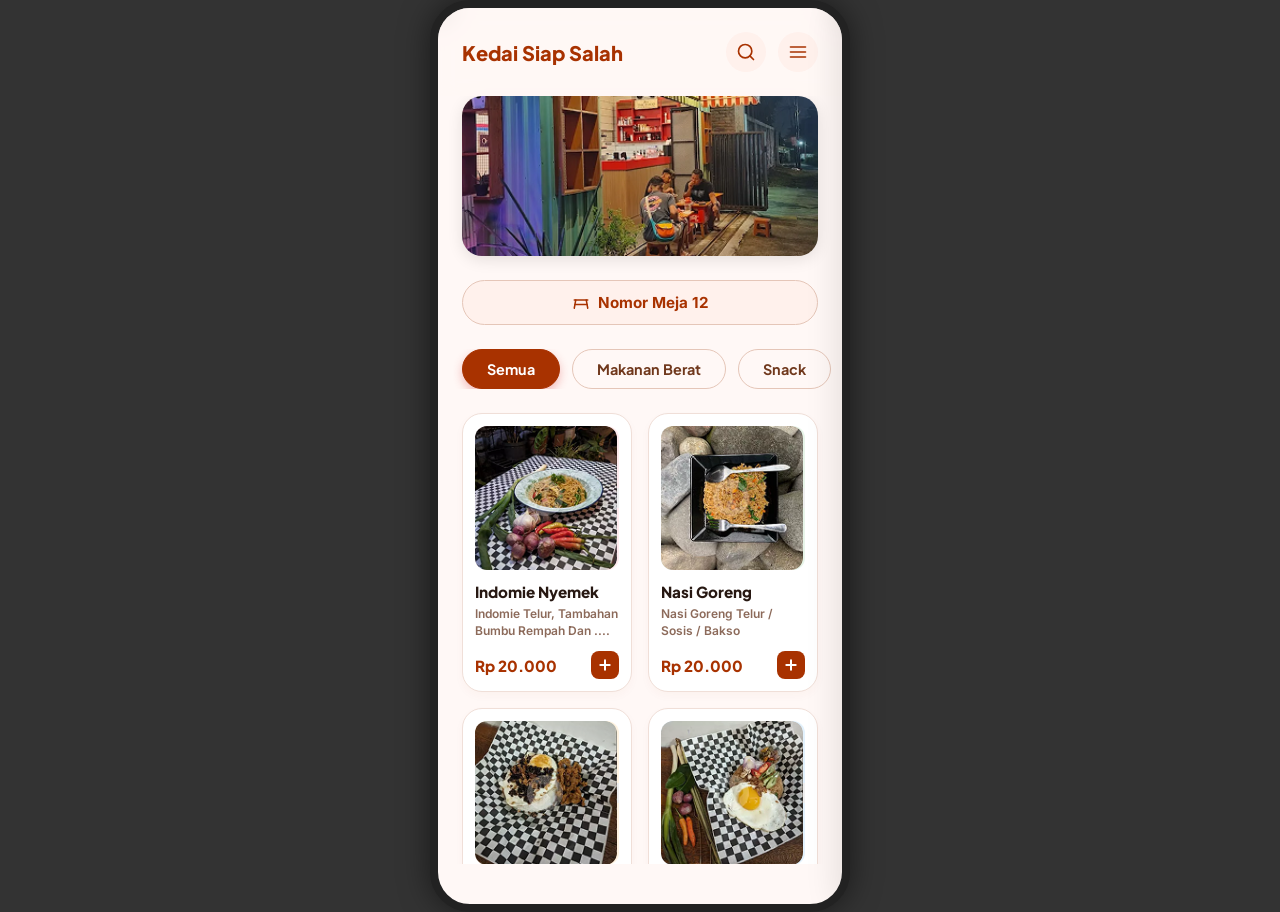
<file: success.html>
<!DOCTYPE html>
<html lang="id">
<head>
    <meta charset="UTF-8">
    <meta name="viewport" content="width=device-width, initial-scale=1.0">
    <title>Kedai Siap Salah - Pesanan Selesai</title>
    <link rel="stylesheet" href="style.css?v=1">
    <link rel="preconnect" href="https://fonts.googleapis.com">
    <link rel="preconnect" href="https://fonts.gstatic.com" crossorigin>
    <link href="https://fonts.googleapis.com/css2?family=Inter:wght@300;400;500;600;700&family=Outfit:wght@300;400;500;600;700;800&family=Plus+Jakarta+Sans:wght@400;600;700;800&display=swap" rel="stylesheet">
</head>
<body class="menu-body">
    <div class="mobile-app success-app">
        
        <!-- Header -->
        <header class="payment-header">
            <button class="back-btn" onclick="window.location.href='menu.html'">
                <svg viewBox="0 0 24 24" fill="none" stroke="#A83200" stroke-width="2" stroke-linecap="round" stroke-linejoin="round"><line x1="19" y1="12" x2="5" y2="12"></line><polyline points="12 19 5 12 12 5"></polyline></svg>
            </button>
            <h1 class="payment-title">Detail Pesanan</h1>
            <div class="placeholder-icon" style="width: 40px;"></div>
        </header>

        <!-- Scrollable content -->
        <div class="success-scroll-area">
            
            <!-- Status Card -->
            <div class="success-card status-card">
                <div class="status-icon-wrap">
                    <svg viewBox="0 0 24 24" fill="none" stroke="currentColor" stroke-width="3" stroke-linecap="round" stroke-linejoin="round" class="icon-check"><polyline points="20 6 9 17 4 12"></polyline></svg>
                </div>
                <h2 class="status-title">Pesanan Selesai</h2>
                <p class="status-desc">Terima kasih atas kunjungan Anda!</p>
                
                <div class="status-divider"></div>
                
                <div class="status-meta">
                    <div class="meta-col text-left">
                        <span class="meta-label">NOMOR MEJA</span>
                        <span class="meta-value" id="success-table">Meja 12</span>
                    </div>
                    <div class="meta-col text-right">
                        <span class="meta-label">ID PESANAN</span>
                        <span class="meta-value" id="success-order-id">#ORD-2024-001</span>
                    </div>
                </div>
            </div>

            <!-- Ringkasan Pesanan -->
            <div class="success-card">
                <h2 class="success-card-title">Ringkasan Pesanan</h2>
                <div class="success-items-list" id="success-items">
                    <!-- Dinamis -->
                </div>
            </div>

            <!-- Rincian Pembayaran -->
            <div class="success-card">
                <h2 class="success-card-title uppercase-title">RINCIAN PEMBAYARAN</h2>
                <div class="payment-summary-box no-bg">
                    <div class="summary-row">
                        <span class="summary-label">Subtotal <small id="success-items-count">(0 menu)</small></span>
                        <span class="summary-val" id="success-subtotal">Rp 0</span>
                    </div>
                    <div class="summary-row">
                        <span class="summary-label">Pajak PPN (11%)</span>
                        <span class="summary-val" id="success-tax">Rp 0</span>
                    </div>
                    <div class="summary-divider"></div>
                    <div class="summary-row total">
                        <span class="summary-label">Total Dibayar</span>
                        <span class="summary-val total-val" id="success-total">Rp 0</span>
                    </div>
                </div>

                <div class="payment-method-badge">
                    <div class="badge-left">
                        <div class="badge-icon">
                            <svg viewBox="0 0 24 24" fill="none" stroke="#007DAC" stroke-width="2" stroke-linecap="round" stroke-linejoin="round"><rect x="3" y="3" width="18" height="18" rx="2" ry="2"></rect><rect x="7" y="7" width="3" height="3"></rect><rect x="14" y="7" width="3" height="3"></rect><rect x="7" y="14" width="3" height="3"></rect><rect x="14" y="14" width="3" height="3"></rect></svg>
                        </div>
                        <div class="badge-info">
                            <span class="badge-name" id="success-method-name">Pembayaran via QRIS</span>
                            <span class="badge-status">SELESAI</span>
                        </div>
                    </div>
                    <div class="badge-right">
                        <svg viewBox="0 0 24 24" fill="none" stroke="#27AE60" stroke-width="2" stroke-linecap="round" stroke-linejoin="round"><path d="M12 22s8-4 8-10V5l-8-3-8 3v7c0 6 8 10 8 10z"></path><polyline points="9 12 11 14 15 10"></polyline></svg>
                    </div>
                </div>
            </div>
        </div>

        <!-- Sticky Bottom -->
        <div class="success-bottom">
            <button class="pay-now-btn" onclick="window.location.href='menu.html'">
                <svg viewBox="0 0 24 24" fill="none" stroke="currentColor" stroke-width="2" stroke-linecap="round" stroke-linejoin="round"><polyline points="23 4 23 10 17 10"></polyline><polyline points="1 20 1 14 7 14"></polyline><path d="M3.51 9a9 9 0 0 1 14.85-3.36L23 10M1 14l4.64 4.36A9 9 0 0 0 20.49 15"></path></svg>
                Pesan Lagi
            </button>
        </div>

    </div>
    <script src="success.js?v=1"></script>
</body>
</html>
</file>
<file: style.css>
:root {
    /* Colors inspired by Kedai Kopi Siap Salah */
    --app-bg: #F9F9F9;
    --primary-red: #D32F2F;
    --primary-blue: #1565C0;
    --text-dark: #1A1A1D;
    --text-gray: #666666;
    --text-light: #AAAAAA;
    --surface-color: #FFFFFF;
    --border-color: #EAEAEA;
    --accent: #FFEBEE;
}

* {
    margin: 0;
    padding: 0;
    box-sizing: border-box;
    font-family: 'Inter', 'Plus Jakarta Sans';
}

body {
    background-color: #333; /* Dark background outside the app */
    display: flex;
    justify-content: center;
    align-items: center;
    min-height: 100vh;
    overflow: hidden; /* Prevent scrolling outside the mobile app */
}

/* Mobile App Container */
.mobile-app {
    width: 420px;
    height: 912px;
    background: linear-gradient(0deg, #F9F9F9 0%, #FFFFFF 100%);
    position: relative;
    overflow: hidden;
    
    box-shadow: 0 0 30px rgba(0, 0, 0, 0.5);
    border-radius: 40px; /* Looks like a phone */
     /* Make it a containing block for fixed elements */
    border: 8px solid #222; /* Phone bezel */
}

/* Scrollbar styling for the app container */
.mobile-app::-webkit-scrollbar {
    width: 4px;
}
.mobile-app::-webkit-scrollbar-thumb {
    background: #ccc;
    border-radius: 4px;
}

/* Splash Screen Specifics */
.splash-screen {
    background: #111; /* Fallback */
    background-image: url('Images/Background%20Image/bg-image.png');
    background-size: cover;
    background-position: center;
    position: relative;
    display: flex;
    flex-direction: column;
    justify-content: space-between;
}

.splash-bg {
    position: absolute;
    top: 0;
    left: 0;
    width: 100%;
    height: 100%;
    background: linear-gradient(to bottom, rgba(15,15,15,0.1) 0%, rgba(15,15,15,0.5) 65%, rgba(10,10,10,0.7) 100%);
    z-index: 1;
}

.splash-header {
    position: relative;
    z-index: 2;
    padding: 30px 24px;
    display: flex;
    justify-content: flex-end;
}

.table-badge {
    background: rgba(255, 255, 255, 0.95);
    color: #333;
    padding: 10px 18px;
    border-radius: 20px;
    font-size: 0.95rem;
    font-weight: 700;
    display: flex;
    align-items: center;
    gap: 8px;
    box-shadow: 0 4px 10px rgba(0,0,0,0.2);
}

.table-badge svg {
    width: 16px;
    height: 16px;
    color: #A03B0D; /* Rust orange color */
}

.splash-content {
    position: relative;
    z-index: 2;
    padding: 30px 24px 60px;
    text-align: center;
    display: flex;
    flex-direction: column;
    align-items: center;
}

.splash-title {
    color: #FFFFFF;
    font-size: 2.2rem;
    font-weight: 700;
    margin-bottom: 6px;
    letter-spacing: -0.5px;
}

.splash-subtitle {
    color: #DDDDDD;
    font-size: 1rem;
    margin-bottom: 40px;
}

.order-btn {
    background: #A03B0D; /* Rust orange from image */
    color: #FFFFFF;
    text-decoration: none;
    display: flex;
    align-items: center;
    justify-content: center;
    gap: 16px;
    width: 100%;
    max-width: 320px;
    padding: 18px;
    border-radius: 30px;
    font-size: 1.1rem;
    font-weight: 600;
    margin-bottom: 35px;
    transition: all 0.2s ease;
    box-shadow: 0 4px 15px rgba(160, 59, 13, 0.3);
}

.order-btn:hover {
    background: #8A330B;
    transform: translateY(-2px);
}

.order-btn svg {
    width: 20px;
    height: 20px;
}

.splash-footer {
    color: #999999;
    font-size: 0.8rem;
    line-height: 1.5;
}

.splash-footer a {
    color: #AAAAAA;
    text-decoration: none;
    border-bottom: 1px solid #AAAAAA;
    padding-bottom: 1px;
}

/* Header */
.app-header {
    padding: 30px 24px 20px;
    background: var(--surface-color);
    border-bottom-left-radius: 24px;
    border-bottom-right-radius: 24px;
    box-shadow: 0 4px 15px rgba(0,0,0,0.03);
}

.user-greeting {
    display: flex;
    justify-content: space-between;
    align-items: center;
    margin-bottom: 20px;
}

.greeting-text p {
    color: var(--text-gray);
    font-size: 0.9rem;
}

.greeting-text h2 {
    color: var(--text-dark);
    font-size: 1.5rem;
    font-weight: 800;
}

.profile-pic {
    width: 45px;
    height: 45px;
    background: var(--border-color);
    border-radius: 50%;
    display: flex;
    align-items: center;
    justify-content: center;
    overflow: hidden;
}

.profile-pic img {
    width: 30px;
}

.search-bar {
    display: flex;
    align-items: center;
    background: var(--app-bg);
    padding: 12px 16px;
    border-radius: 16px;
    gap: 12px;
}

.search-bar input {
    border: none;
    background: transparent;
    outline: none;
    width: 100%;
    font-size: 1rem;
    color: var(--text-dark);
}

.search-bar input::placeholder {
    color: var(--text-light);
}

/* Categories */
.categories {
    display: flex;
    gap: 12px;
    padding: 20px 24px;
    overflow-x: auto;
    scrollbar-width: none; /* Hide scrollbar for Firefox */
}

.categories::-webkit-scrollbar {
    display: none; /* Hide scrollbar for Chrome */
}

.category-btn {
    padding: 10px 20px;
    border: 1px solid var(--border-color);
    border-radius: 20px;
    background: var(--surface-color);
    color: var(--text-gray);
    font-weight: 600;
    font-size: 0.9rem;
    white-space: nowrap;
    cursor: pointer;
    transition: all 0.3s ease;
}

.category-btn.active {
    background: var(--primary-red);
    color: white;
    border-color: var(--primary-red);
    box-shadow: 0 4px 10px rgba(211, 47, 47, 0.3);
}

/* Promo Banner */
.promo-banner {
    margin: 0 24px 20px;
    padding: 20px;
    background: linear-gradient(135deg, var(--primary-red), #b71c1c);
    border-radius: 20px;
    color: white;
    display: flex;
    justify-content: space-between;
    align-items: center;
    box-shadow: 0 8px 20px rgba(211, 47, 47, 0.3);
}

.promo-content h3 {
    font-size: 1.2rem;
    margin-bottom: 5px;
}

.promo-content p {
    font-size: 0.85rem;
    opacity: 0.9;
}

.promo-image {
    font-size: 3rem;
}

/* Menu List */
.menu-list {
    padding: 0 24px;
}

.section-title h3 {
    font-size: 1.2rem;
    color: var(--text-dark);
    margin-bottom: 16px;
}

.menu-item {
    display: flex;
    align-items: center;
    background: var(--surface-color);
    padding: 12px;
    border-radius: 20px;
    margin-bottom: 16px;
    box-shadow: 0 4px 10px rgba(0,0,0,0.02);
    border: 1px solid var(--border-color);
    transition: transform 0.2s ease;
}

.menu-item:active {
    transform: scale(0.98);
}

.item-img {
    width: 70px;
    height: 70px;
    border-radius: 16px;
    margin-right: 16px;
    flex-shrink: 0;
}

.bg-1 { background: linear-gradient(45deg, #8D6E63, #D7CCC8); }
.bg-2 { background: linear-gradient(45deg, #3E2723, #5D4037); }
.bg-3 { background: linear-gradient(45deg, #D32F2F, #FFCDD2); }
.bg-4 { background: linear-gradient(45deg, #795548, #A1887F); }

.item-info {
    flex-grow: 1;
}

.item-info h4 {
    color: var(--text-dark);
    font-size: 1rem;
    margin-bottom: 4px;
}

.item-info p {
    color: var(--text-gray);
    font-size: 0.75rem;
    margin-bottom: 8px;
}

.price {
    font-weight: 800;
    color: var(--primary-red);
    font-size: 0.95rem;
}

.add-btn {
    width: 36px;
    height: 36px;
    border-radius: 50%;
    background: var(--accent);
    color: var(--primary-red);
    border: none;
    font-size: 1.5rem;
    font-weight: 600;
    display: flex;
    align-items: center;
    justify-content: center;
    cursor: pointer;
    transition: all 0.2s ease;
}

.add-btn:active {
    background: var(--primary-red);
    color: white;
    transform: scale(0.9);
}

/* Bottom Navigation */
.bottom-nav {
    position: absolute;
    bottom: 0;
    left: 0;
    width: 100%;
    background: rgba(255, 255, 255, 0.9);
    backdrop-filter: blur(10px);
    display: flex;
    justify-content: space-around;
    padding: 16px 0 24px;
    border-top: 1px solid var(--border-color);
    z-index: 100;
}

.nav-item {
    display: flex;
    flex-direction: column;
    align-items: center;
    text-decoration: none;
    color: var(--text-light);
    gap: 6px;
    position: relative;
    transition: color 0.3s ease;
}

.nav-item svg {
    width: 24px;
    height: 24px;
}

.nav-item span {
    font-size: 0.75rem;
    font-weight: 600;
}

.nav-item.active {
    color: var(--primary-red);
}

.cart-badge {
    position: absolute;
    top: -5px;
    right: 15px;
    background: var(--primary-blue);
    color: white;
    font-size: 0.65rem;
    width: 16px;
    height: 16px;
    display: flex;
    align-items: center;
    justify-content: center;
    border-radius: 50%;
    font-weight: 800;
}

/* Toast Notification */
.toast {
    position: absolute;
    bottom: 100px;
    left: 50%;
    transform: translateX(-50%) translateY(50px);
    background: #333;
    color: white;
    padding: 12px 24px;
    border-radius: 30px;
    font-size: 0.9rem;
    font-weight: 600;
    opacity: 0;
    pointer-events: none;
    transition: all 0.3s cubic-bezier(0.68, -0.55, 0.265, 1.55);
    z-index: 200;
    box-shadow: 0 4px 15px rgba(0,0,0,0.2);
}

.toast.show {
    opacity: 1;
    transform: translateX(-50%) translateY(0);
}

/* Responsive Styles for Actual Mobile Devices */
@media (max-width: 480px) {
    body {
        background-color: var(--surface-color); /* Remove dark background */
        align-items: flex-start;
    }
    
    .mobile-app {
        width: 100%;
        height: 100vh;
        border-radius: 0;
        border: none;
        box-shadow: none;
    }
}

/* NEW MENU PAGE STYLES */

.menu-body {
    background-color: #333; 
}

.menu-app {
    background: #FFF8F6; /* Cream color */
    padding-bottom: 40px;
    font-family: 'Plus Jakarta Sans', 'Outfit', sans-serif;
}

/* Header */
.menu-header {
    display: flex;
    position: relative;
    justify-content: space-between;
    align-items: center;
    padding: 24px;
    background: rgba(255, 248, 246, 0.9);
    backdrop-filter: blur(10px);
    position: sticky;
    top: 0;
    z-index: 50;
}

.menu-logo {
    color: #A83200;
    font-size: 1.25rem;
    font-weight: 800;
    font-family: 'Plus Jakarta Sans', sans-serif;
}

.header-icons {
    display: flex;
    gap: 12px;
}

.icon-btn {
    width: 40px;
    height: 40px;
    border-radius: 50%;
    background: #FFF1EC;
    border: none;
    display: flex;
    align-items: center;
    justify-content: center;
    color: #A83200;
    cursor: pointer;
}

.icon-btn svg {
    width: 20px;
    height: 20px;
}

/* Banner */
.menu-banner {
    padding: 0 24px;
    margin-bottom: 20px;
}

.banner-img {
    width: 100%;
    height: 160px;
    object-fit: cover;
    border-radius: 20px;
    box-shadow: 0 4px 15px rgba(0,0,0,0.1);
}

/* Table Info */
.table-info-container {
    padding: 0 24px;
    margin-bottom: 24px;
}

.table-info-pill {
    width: 100%;
    background: #FFF1EC;
    border: 1px solid #E5C6B8;
    color: #A83200;
    padding: 12px;
    border-radius: 30px;
    display: flex;
    justify-content: center;
    align-items: center;
    gap: 8px;
    font-weight: 700;
    font-size: 0.95rem;
    font-family: 'Plus Jakarta Sans', sans-serif;
}

.table-info-pill svg {
    width: 18px;
    height: 18px;
}

/* Categories */
.menu-categories {
    display: flex;
    gap: 12px;
    padding: 0 24px;
    overflow-x: auto;
    scrollbar-width: none;
    margin-bottom: 24px;
}

.menu-categories::-webkit-scrollbar {
    display: none;
}

.cat-pill {
    padding: 10px 24px;
    background: transparent;
    border: 1px solid #E5C6B8;
    color: #70381C;
    border-radius: 30px;
    font-weight: 700;
    font-size: 0.9rem;
    white-space: nowrap;
    cursor: pointer;
    font-family: 'Plus Jakarta Sans', sans-serif;
    transition: all 0.2s ease;
    flex-shrink: 0;
}

.cat-pill.active {
    background: #A83200;
    color: #FFFFFF;
    border-color: #A83200;
}

/* Menu Grid */
.menu-grid {
    display: grid;
    grid-template-columns: 1fr 1fr;
    gap: 16px;
    padding: 0 24px;
}

.menu-card {
    background: #FFFFFF;
    border: 1px solid #F0DFD8;
    border-radius: 20px;
    padding: 12px;
    display: flex;
    flex-direction: column;
    box-shadow: 0 4px 10px rgba(168, 50, 0, 0.03);
}

.card-img-placeholder {
    width: 100%;
    aspect-ratio: 1 / 1;
    border-radius: 12px;
    margin-bottom: 12px;
    display: flex;
    align-items: center;
    justify-content: center;
    background: #f4f4f4;
}
.c-img-1 { background: #FFEBEE; }
.c-img-2 { background: #E8F5E9; }
.c-img-3 { background: #FFF3E0; }
.c-img-4 { background: #E3F2FD; }

.card-content {
    display: flex;
    flex-direction: column;
    flex-grow: 1;
}

.card-title {
    color: #271812;
    font-size: 0.95rem;
    font-weight: 800;
    margin-bottom: 4px;
    line-height: 1.3;
    font-family: 'Plus Jakarta Sans', sans-serif;
}

.card-desc {
    color: #8C6A5A;
    font-size: 0.75rem;
    margin-bottom: 12px;
    line-height: 1.4;
    flex-grow: 1;
    font-weight: 600;
}

.card-bottom {
    display: flex;
    justify-content: space-between;
    align-items: center;
    margin-top: auto;
}

.card-price {
    color: #A83200;
    font-weight: 800;
    font-size: 0.95rem;
    font-family: 'Plus Jakarta Sans', sans-serif;
}

.card-add-btn {
    width: 28px;
    height: 28px;
    background: #A83200;
    color: #FFFFFF;
    border: none;
    border-radius: 8px; /* rounded square */
    display: flex;
    align-items: center;
    justify-content: center;
    cursor: pointer;
    transition: transform 0.2s;
}

.card-add-btn:active {
    transform: scale(0.9);
}

.card-add-btn svg {
    width: 16px;
    height: 16px;
}

/* ITEM DETAIL PAGE */
.item-modal {
    background: #FFF8F6;
    display: flex;
    flex-direction: column;
    overflow: hidden;
}

.modal-close-btn {
    position: absolute;
    top: 16px;
    left: 16px;
    width: 40px;
    height: 40px;
    background: #FFFFFF;
    border: none;
    border-radius: 50%;
    display: flex;
    align-items: center;
    justify-content: center;
    cursor: pointer;
    z-index: 101;
    box-shadow: 0 2px 10px rgba(0,0,0,0.1);
}

.modal-close-btn svg {
    width: 24px;
    height: 24px;
    color: #1A1A1D;
}

.modal-img-container {
    width: 100%;
    height: 300px;
    flex-shrink: 0;
    background: #e0e0e0;
}

.modal-img-container img {
    width: 100%;
    height: 100%;
    object-fit: cover;
}

.modal-content-scroll {
    flex-grow: 1;
    overflow-y: auto;
    display: flex;
    flex-direction: column;
    padding-bottom: 24px;
    margin-top: -30px;
    position: relative;
    z-index: 2;
}

.modal-content-scroll::-webkit-scrollbar {
    display: none;
}

.modal-info-card {
    background: #FFFFFF;
    border-radius: 20px;
    margin: 0 24px 0 24px;
    padding: 24px;
    position: relative;
    box-shadow: 0 4px 20px rgba(168, 50, 0, 0.05);
}

.modal-info-card h2 {
    color: #271812;
    font-size: 1.5rem;
    font-weight: 800;
    font-family: 'Plus Jakarta Sans', sans-serif;
    margin-bottom: 8px;
}

.modal-price {
    color: #A83200;
    font-size: 1.1rem;
    font-weight: 800;
    font-family: 'Plus Jakarta Sans', sans-serif;
    margin-bottom: 16px;
}

.modal-desc {
    color: #8C6A5A;
    font-size: 0.9rem;
    line-height: 1.5;
    font-weight: 400;
}

.modal-notes-section {
    padding: 24px 24px 0 24px;
}

.modal-notes-section h3 {
    color: #271812;
    font-size: 1.1rem;
    font-weight: 800;
    margin-bottom: 12px;
    font-family: 'Plus Jakarta Sans', sans-serif;
}

.modal-notes-section textarea {
    width: 100%;
    height: 100px;
    background: #FFF1EC;
    border: none;
    border-radius: 12px;
    padding: 16px;
    color: #8C6A5A;
    font-size: 0.95rem;
    font-family: 'Outfit', sans-serif;
    resize: none;
}

.modal-notes-section textarea:focus {
    outline: 1px solid #E5C6B8;
}

.modal-notes-section textarea::placeholder {
    color: #C5A698;
}

/* MODAL BOTTOM BAR */
.modal-bottom-bar {
    background: #FFFFFF;
    padding: 20px 24px 24px 24px;
    display: flex;
    flex-direction: column;
    gap: 20px;
    border-top: 1px solid #F0DFD8;
}

.quantity-control {
    display: flex;
    justify-content: space-between;
    align-items: center;
}

.quantity-control > span {
    color: #271812;
    font-size: 1rem;
    font-weight: 700;
    font-family: 'Plus Jakarta Sans', sans-serif;
}

.stepper {
    display: flex;
    align-items: center;
    gap: 16px;
}

.stepper-btn {
    width: 32px;
    height: 32px;
    background: #FFF1EC;
    border: none;
    border-radius: 8px;
    display: flex;
    align-items: center;
    justify-content: center;
    color: #A83200;
    cursor: pointer;
    transition: transform 0.2s;
}

.stepper-btn:active {
    transform: scale(0.9);
}

.stepper-btn svg {
    width: 18px;
    height: 18px;
}

#modal-qty {
    font-size: 1.1rem;
    font-weight: 800;
    color: #271812;
    min-width: 20px;
    text-align: center;
}

.modal-add-btn {
    width: 100%;
    padding: 18px;
    background: #A83200;
    color: #FFFFFF;
    border: none;
    border-radius: 30px;
    font-size: 1.05rem;
    font-weight: 700;
    font-family: 'Plus Jakarta Sans', sans-serif;
    cursor: pointer;
    transition: all 0.2s ease;
    box-shadow: 0 4px 15px rgba(168, 50, 0, 0.3);
}

.modal-add-btn:hover {
    background: #8A2900;
    transform: translateY(-2px);
}

/* SIDEBAR */
.sidebar-overlay {
    position: absolute;
    top: 0; left: 0; width: 100%; height: 100%;
    background: rgba(0,0,0,0.4);
    z-index: 1000;
    opacity: 0;
    pointer-events: none;
    transition: opacity 0.3s ease;
}
.sidebar-overlay.active {
    opacity: 1;
    pointer-events: all;
}

.sidebar {
    position: absolute;
    top: 0; right: -300px;
    width: 296px;
    height: 100%;
    background: #F9F9F9;
    z-index: 1001;
    box-shadow: -10px 0 30px rgba(0,0,0,0.1);
    transition: right 0.3s cubic-bezier(0.16, 1, 0.3, 1);
    display: flex;
    flex-direction: column;
}
.sidebar.active {
    right: 0;
}

.sidebar-header {
    background: #FFFFFF;
    padding: 24px;
    border-bottom: 1px solid #E0BFB5;
    display: flex;
    align-items: center;
    gap: 16px;
}

.user-avatar {
    width: 48px;
    height: 48px;
    background: #E2E2E2;
    border-radius: 50%;
    display: flex;
    align-items: center;
    justify-content: center;
    border: 1px solid #E0BFB5;
    color: #58413A;
}
.user-avatar svg {
    width: 24px;
    height: 24px;
}

.user-info {
    display: flex;
    flex-direction: column;
    gap: 2px;
}

.user-name {
    color: #1A1C1C;
    font-size: 1rem;
    font-weight: 600;
    font-family: 'Plus Jakarta Sans', sans-serif;
}

.user-table {
    display: flex;
    align-items: center;
    gap: 4px;
    color: #58413A;
    font-size: 0.95rem;
    font-family: 'Plus Jakarta Sans', sans-serif;
}
.user-table svg {
    width: 14px;
    height: 14px;
}

.sidebar-menu {
    padding: 16px 12px;
    display: flex;
    flex-direction: column;
    gap: 4px;
}

.sidebar-item {
    display: flex;
    align-items: center;
    gap: 16px;
    padding: 14px 16px;
    border-radius: 12px;
    color: #58413A;
    font-size: 1rem;
    font-weight: 500;
    font-family: 'Plus Jakarta Sans', sans-serif;
    cursor: pointer;
    transition: background 0.2s, color 0.2s;
}

.sidebar-item svg {
    width: 20px;
    height: 20px;
}

.sidebar-item.active {
    background: rgba(179, 61, 11, 0.10);
    color: #B33D0B;
    font-weight: 700;
}
.sidebar-item:hover:not(.active) {
    background: #F0E6E3;
}

/* EXPANDABLE SEARCH */
.menu-logo {
    transition: opacity 0.3s ease;
}

.search-input {
    position: absolute;
    left: 24px;
    top: 50%;
    transform: translateY(-50%);
    width: 0;
    opacity: 0;
    border: none;
    background: #F0E6E3;
    padding: 10px 16px;
    border-radius: 20px;
    outline: none;
    font-family: 'Outfit', sans-serif;
    color: #1A1C1C;
    transition: width 0.3s cubic-bezier(0.16, 1, 0.3, 1), opacity 0.3s ease;
    pointer-events: none;
    font-size: 1rem;
    z-index: 5;
}

.menu-header.search-active .search-input {
    width: calc(100% - 110px);
    opacity: 1;
    pointer-events: auto;
}

.menu-header.search-active .menu-logo {
    opacity: 0;
    pointer-events: none;
}

/* CHECKOUT BAR */
.checkout-bar {
    position: absolute;
    bottom: 24px;
    left: 24px;
    width: calc(100% - 48px);
    background: #A83200;
    border-radius: 24px;
    padding: 16px;
    display: flex;
    justify-content: space-between;
    align-items: center;
    z-index: 90;
    box-shadow: 0 10px 25px rgba(168, 50, 0, 0.3);
    transition: transform 0.3s cubic-bezier(0.16, 1, 0.3, 1), opacity 0.3s ease;
    transform: translateY(150%);
    opacity: 0;
    pointer-events: none;
    cursor: pointer;
}

.checkout-bar.show {
    transform: translateY(0);
    opacity: 1;
    pointer-events: auto;
}

.checkout-info-group {
    display: flex;
    align-items: center;
    gap: 12px;
}

.checkout-icon {
    width: 44px;
    height: 44px;
    background: rgba(255, 255, 255, 0.2);
    border-radius: 16px;
    backdrop-filter: blur(6px);
    display: flex;
    justify-content: center;
    align-items: center;
    color: white;
}

.checkout-icon svg {
    width: 20px;
    height: 20px;
}

.checkout-text {
    display: flex;
    flex-direction: column;
}

.checkout-text span {
    color: rgba(255, 255, 255, 0.8);
    font-size: 0.65rem;
    font-weight: 600;
    text-transform: uppercase;
    letter-spacing: 1px;
    font-family: 'Inter', sans-serif;
}

.checkout-text strong {
    color: white;
    font-size: 1.1rem;
    font-weight: 800;
    font-family: 'Plus Jakarta Sans', sans-serif;
}

.checkout-action {
    background: rgba(255, 255, 255, 0.1);
    padding: 8px 16px;
    border-radius: 16px;
    display: flex;
    align-items: center;
    gap: 4px;
    color: white;
    font-size: 0.85rem;
    font-weight: 700;
    font-family: 'Plus Jakarta Sans', sans-serif;
}

.checkout-action svg {
    width: 14px;
    height: 14px;
}

.app-scroll-area {
    height: 100%;
    overflow-y: auto;
    overflow-x: hidden;
    padding-bottom: 80px; /* Ruang bernafas di bawah untuk checkout bar */
}

/* CUSTOM SCROLLBAR (iOS/Android Style) */
.app-scroll-area::-webkit-scrollbar {
    width: 5px;
}

.app-scroll-area::-webkit-scrollbar-track {
    background: transparent;
}

.app-scroll-area::-webkit-scrollbar-thumb {
    background: rgba(150, 150, 150, 0.6);
    border-radius: 10px;
}

.app-scroll-area::-webkit-scrollbar-thumb:hover {
    background: rgba(150, 150, 150, 0.8);
}

/* CARD INLINE STEPPER */
.card-stepper {
    width: 100px;
    height: 36px;
    background: #FFE2D8;
    border-radius: 12px;
    display: flex;
    justify-content: space-between;
    align-items: center;
    padding: 4px;
}

.stepper-minus, .stepper-plus {
    width: 28px;
    height: 28px;
    border-radius: 8px;
    display: flex;
    justify-content: center;
    align-items: center;
    border: none;
    cursor: pointer;
    transition: transform 0.1s;
}

.stepper-minus {
    background: white;
    color: #A83200;
}

.stepper-plus {
    background: #A83200;
    color: white;
}

.stepper-minus svg, .stepper-plus svg {
    width: 14px;
    height: 14px;
}

.stepper-val {
    color: #271812;
    font-size: 14px;
    font-weight: 700;
    font-family: 'Plus Jakarta Sans', sans-serif;
    user-select: none;
}

.card-stepper.full-width {
    width: 100%;
}

/* CHECKOUT PAGE STYLES */
.checkout-header {
    display: flex;
    justify-content: space-between;
    align-items: center;
    padding: 20px 24px;
    background: white;
    border-bottom: 1px solid #F3F4F6;
    box-shadow: 0px 1px 2px rgba(0, 0, 0, 0.05);
    flex-shrink: 0;
}

/* Checkout page: override mobile-app to use flex column */
.menu-app:has(.checkout-header) {
    display: flex;
    flex-direction: column;
    padding-bottom: 10px;
}

.back-btn {
    background: none;
    border: none;
    color: #A83200;
    width: 24px;
    height: 24px;
    cursor: pointer;
    padding: 0;
}

.checkout-title {
    color: #251913;
    font-size: 1.1rem;
    font-family: 'Plus Jakarta Sans', sans-serif;
    font-weight: 600;
    margin: 0;
}

.placeholder-icon {
    width: 24px;
}

/* Checkout: hanya item yang bisa di-scroll */
.checkout-items-scroll {
    flex: 1;
    overflow-y: auto;
    overflow-x: hidden;
    background: #FFF8F6;
    padding: 24px 20px;
}

.checkout-items-scroll::-webkit-scrollbar {
    width: 5px;
}

.checkout-items-scroll::-webkit-scrollbar-track {
    background: transparent;
}

.checkout-items-scroll::-webkit-scrollbar-thumb {
    background: rgba(150, 150, 150, 0.6);
    border-radius: 10px;
}

/* Sticky bottom: rincian pembayaran + tombol bayar */
.checkout-sticky-bottom {
    flex-shrink: 0;
    background: #FFF8F6;
    padding: 0 20px 12px;
    box-shadow: 0px -8px 24px rgba(31, 41, 55, 0.06);
}

.checkout-sticky-bottom .payment-section {
    margin-bottom: 8px;
}

/* Wrapper tipe pemesanan (sticky) */
.checkout-type-bar {
    flex-shrink: 0;
    background: #FFF8F6;
    padding: 20px 20px 0;
}

/* Order Type Toggle */
.order-type-toggle {
    background: rgba(168, 50, 0, 0.10);
    border-radius: 9999px;
    border: 1px solid #A83200;
    display: flex;
    justify-content: space-between;
    align-items: center;
    padding: 4px;
    margin-bottom: 0;
}

.order-type-label {
    color: #A83200;
    font-size: 0.9rem;
    font-family: 'Inter', sans-serif;
    padding-left: 16px;
}

.order-type-active {
    background: #A83200;
    color: white;
    font-size: 0.9rem;
    font-family: 'Inter', sans-serif;
    font-weight: 600;
    padding: 8px 20px;
    border-radius: 9999px;
}

/* Checkout Sections */
.checkout-section {
    background: white;
    border-radius: 12px;
    box-shadow: 0px 2px 8px rgba(31, 41, 55, 0.04);
    border: 1px solid rgba(224, 192, 177, 0.30);
    padding: 20px 16px;
    margin-bottom: 20px;
}

.section-header {
    display: flex;
    justify-content: space-between;
    align-items: center;
    margin-bottom: 16px;
}

.section-header h2 {
    color: #251913;
    font-size: 1.1rem;
    font-family: 'Plus Jakarta Sans', sans-serif;
    font-weight: 600;
    margin: 0;
}

.add-item-link {
    color: #A83200;
    font-size: 0.75rem;
    font-family: 'Inter', sans-serif;
    font-weight: 500;
    text-decoration: none;
}

/* Order Items */
.checkout-item {
    display: flex;
    gap: 16px;
    padding-bottom: 16px;
    margin-bottom: 16px;
    border-bottom: 1px solid #F6DED3;
}

.checkout-item:last-child {
    border-bottom: none;
    margin-bottom: 0;
    padding-bottom: 0;
}

.checkout-item img {
    width: 64px;
    height: 64px;
    border-radius: 12px;
    object-fit: cover;
}

.item-details {
    flex: 1;
    display: flex;
    flex-direction: column;
}

.item-title {
    color: #251913;
    font-size: 1rem;
    font-family: 'Inter', sans-serif;
    font-weight: 500;
    margin: 0 0 4px 0;
}

.item-desc {
    color: #584237;
    font-size: 0.85rem;
    font-family: 'Inter', sans-serif;
    margin: 0 0 12px 0;
}

.item-actions {
    display: flex;
    justify-content: space-between;
    align-items: center;
}

.item-price {
    color: #251913;
    font-size: 1rem;
    font-family: 'Inter', sans-serif;
    font-weight: 500;
}

/* Payment Details */
.payment-section h2 {
    color: #251913;
    font-size: 1rem;
    font-family: 'Inter', sans-serif;
    font-weight: 600;
    margin: 0 0 16px 0;
    letter-spacing: 0.7px;
}

.payment-row {
    display: flex;
    justify-content: space-between;
    align-items: center;
    margin-bottom: 12px;
}

.payment-label {
    color: #584237;
    font-size: 0.9rem;
    font-family: 'Inter', sans-serif;
}

.payment-label small {
    font-weight: 300;
}

.payment-value {
    color: #584237;
    font-size: 0.9rem;
    font-family: 'Inter', sans-serif;
    font-weight: 500;
}

.payment-divider {
    height: 1px;
    background: rgba(224, 192, 177, 0.30);
    margin: 12px 0;
}

.total-row .payment-label {
    color: #251913;
    font-weight: 600;
    letter-spacing: 0.7px;
}

.total-row .payment-value {
    color: #A83200;
    font-weight: 700;
}

/* Bottom Bar (inline, non-floating) */
.checkout-bottom-bar-inline {
    background: rgba(255, 255, 255, 0.9);
    backdrop-filter: blur(12px);
    border-radius: 12px;
    box-shadow: 0px -4px 26px rgba(0, 0, 0, 0.10);
    padding: 16px 20px;
    display: flex;
    justify-content: space-between;
    align-items: center;
}

.bottom-total-info {
    display: flex;
    flex-direction: column;
}

.bottom-total-info span {
    color: #271812;
    font-size: 0.85rem;
    font-family: 'Plus Jakarta Sans', sans-serif;
}

.bottom-total-info strong {
    color: #A83200;
    font-size: 1.25rem;
    font-family: 'Inter', sans-serif;
    font-weight: 700;
}

.pay-btn {
    background: #A83200;
    color: white;
    border: none;
    border-radius: 12px;
    padding: 12px 20px;
    display: flex;
    align-items: center;
    gap: 8px;
    font-size: 0.9rem;
    font-family: 'Inter', sans-serif;
    font-weight: 600;
    cursor: pointer;
    box-shadow: 0px 4px 12px rgba(249, 115, 22, 0.25);
}

.pay-btn svg {
    width: 16px;
    height: 16px;
}

/* =========================================
   PAYMENT PAGE STYLES (NEW)
   ========================================= */

.payment-app {
    background: #FFF8F6;
    display: flex;
    flex-direction: column;
    height: 100%;
}

.payment-header {
    display: flex;
    justify-content: space-between;
    align-items: center;
    padding: 24px;
    background: #FFF8F6;
    z-index: 50;
    position: sticky;
    top: 0;
}

.payment-title {
    color: #251913;
    font-size: 1.25rem;
    font-family: 'Plus Jakarta Sans', sans-serif;
    font-weight: 600;
}

.payment-scroll-area {
    flex-grow: 1;
    overflow-y: auto;
    padding: 0 16px 24px 16px;
    display: flex;
    flex-direction: column;
    gap: 16px;
}
.payment-scroll-area::-webkit-scrollbar {
    display: none;
}

.payment-card {
    background: white;
    border-radius: 12px;
    padding: 16px;
    box-shadow: 0px 2px 8px rgba(31, 41, 55, 0.04);
    border: 1px solid rgba(224, 192, 177, 0.30);
    display: flex;
    flex-direction: column;
    gap: 12px;
}

.payment-card-title {
    color: #251913;
    font-size: 1.25rem;
    font-family: 'Plus Jakarta Sans', sans-serif;
    font-weight: 600;
    margin-bottom: 4px;
}

.form-group {
    display: flex;
    flex-direction: column;
    gap: 4px;
    margin-bottom: 12px;
}

.form-group label {
    color: #584237;
    font-size: 0.75rem;
    font-family: 'Inter', sans-serif;
    font-weight: 500;
}

.input-wrapper {
    position: relative;
    display: flex;
    align-items: center;
    background: #FFF8F6;
    border-radius: 8px;
    border: 1px solid rgba(140, 113, 100, 0.20);
    overflow: hidden;
}

.input-icon {
    position: absolute;
    left: 12px;
    width: 18px;
    height: 18px;
}

.input-wrapper input {
    width: 100%;
    padding: 14px 12px 14px 40px;
    border: none;
    background: transparent;
    font-size: 1rem;
    color: #251913;
    font-family: 'Inter', sans-serif;
    outline: none;
}

.input-wrapper input::placeholder {
    color: rgba(140, 113, 100, 0.40);
}

.input-help {
    color: #584237;
    font-size: 0.875rem;
    font-family: 'Inter', sans-serif;
    line-height: 1.5;
}

.disabled-input {
    background: rgba(168, 50, 0, 0.10);
    border: 1px solid #A83200;
}

.disabled-input input {
    color: #8C7164;
}

/* Payment Methods */
.payment-methods {
    display: flex;
    flex-direction: column;
    gap: 12px;
}

.hidden-radio {
    display: none;
}

.method-option {
    display: flex;
    align-items: center;
    gap: 16px;
    padding: 12px;
    border-radius: 8px;
    border: 1px solid rgba(224, 192, 177, 0.50);
    cursor: pointer;
    transition: all 0.2s ease;
}

.method-option.active {
    border-color: #A83200;
}

.method-icon-wrap {
    width: 40px;
    height: 40px;
    background: #F6DED3;
    border-radius: 8px;
    display: flex;
    align-items: center;
    justify-content: center;
}

.method-icon {
    width: 20px;
    height: 20px;
}

.method-info {
    display: flex;
    flex-direction: column;
}

.method-name {
    color: #251913;
    font-size: 1rem;
    font-weight: 500;
    font-family: 'Inter', sans-serif;
}

.method-desc {
    color: #584237;
    font-size: 0.875rem;
    font-family: 'Inter', sans-serif;
}

/* Bottom Sticky */
.payment-bottom {
    background: white;
    box-shadow: 0px -8px 24px rgba(31, 41, 55, 0.06);
    border-top: 1px solid rgba(224, 192, 177, 0.20);
    padding: 16px 20px 24px 20px;
    display: flex;
    flex-direction: column;
    gap: 12px;
    z-index: 50;
    border-bottom-left-radius: 40px;
    border-bottom-right-radius: 40px;
    flex-shrink: 0;
}

@media (max-width: 480px) {
    .payment-bottom {
        border-radius: 0;
    }
}

.payment-summary-box {
    display: flex;
    flex-direction: column;
    gap: 8px;
    padding-bottom: 8px;
}

.summary-row {
    display: flex;
    justify-content: space-between;
    align-items: center;
}

.summary-label {
    color: #584237;
    font-size: 0.875rem;
    font-family: 'Inter', sans-serif;
}

.summary-label small {
    font-weight: 300;
}

.summary-val {
    color: #584237;
    font-size: 0.875rem;
    font-weight: 500;
    font-family: 'Inter', sans-serif;
}

.summary-divider {
    height: 1px;
    background: rgba(224, 192, 177, 0.30);
    margin: 4px 0;
}

.summary-row.total .summary-label {
    color: #251913;
    font-weight: 600;
    letter-spacing: 0.5px;
}

.summary-row.total .total-val {
    color: #A83200;
    font-size: 1.25rem;
    font-family: 'Plus Jakarta Sans', sans-serif;
    font-weight: 700;
}

.pay-now-btn {
    width: 100%;
    padding: 16px;
    background: #A83200;
    color: white;
    border: none;
    border-radius: 12px;
    font-size: 0.875rem;
    font-family: 'Inter', sans-serif;
    font-weight: 600;
    letter-spacing: 0.5px;
    display: flex;
    align-items: center;
    justify-content: center;
    gap: 8px;
    cursor: pointer;
    box-shadow: 0px 4px 12px rgba(249, 115, 22, 0.25);
}

.pay-now-btn svg {
    width: 18px;
    height: 18px;
}

.secure-text {
    display: flex;
    justify-content: center;
    align-items: center;
    gap: 4px;
    color: #584237;
    font-size: 0.6875rem;
    font-family: 'Inter', sans-serif;
    opacity: 0.7;
}

.secure-text svg {
    width: 10px;
    height: 10px;
}

/* =========================================
   SUCCESS PAGE STYLES
   ========================================= */

.success-app {
    background: #FAFAFA;
    display: flex;
    flex-direction: column;
}

.success-scroll-area {
    flex-grow: 1;
    overflow-y: auto;
    padding: 24px 16px 24px 16px;
    display: flex;
    flex-direction: column;
    gap: 16px;
}
.success-scroll-area::-webkit-scrollbar {
    display: none;
}

.success-card {
    background: white;
    border-radius: 12px;
    padding: 16px 24px;
    box-shadow: 0px 1px 2px rgba(0, 0, 0, 0.05);
    border: 1px solid rgba(232, 224, 216, 1);
    display: flex;
    flex-direction: column;
    gap: 16px;
}

.success-card.status-card {
    align-items: center;
    padding-top: 24px;
    padding-bottom: 24px;
}

.status-icon-wrap {
    width: 64px;
    height: 64px;
    background: rgba(39, 174, 96, 0.10);
    border-radius: 50%;
    display: flex;
    justify-content: center;
    align-items: center;
    margin-bottom: 12px;
}

.status-icon-wrap svg {
    width: 32px;
    height: 32px;
    color: #27AE60;
}

.status-title {
    color: #27AE60;
    font-size: 24px;
    font-family: 'Outfit', sans-serif;
    font-weight: 600;
    margin-bottom: 4px;
}

.status-desc {
    color: #6B7B8D;
    font-size: 14px;
    font-family: 'Inter', sans-serif;
    margin-bottom: 16px;
}

.status-divider {
    width: 100%;
    height: 1px;
    border-top: 1px solid rgba(232, 224, 216, 1);
    margin: 8px 0;
}

.status-meta {
    width: 100%;
    display: flex;
    justify-content: space-between;
    align-items: center;
    margin-top: 8px;
}

.meta-col {
    display: flex;
    flex-direction: column;
    gap: 4px;
}

.meta-col.text-left { align-items: flex-start; }
.meta-col.text-right { align-items: flex-end; }

.meta-label {
    color: #6B7B8D;
    font-size: 11px;
    font-family: 'Inter', sans-serif;
    font-weight: 600;
    letter-spacing: 0.5px;
    text-transform: uppercase;
}

.meta-value {
    color: #1B2A3D;
    font-size: 16px;
    font-family: 'Outfit', sans-serif;
    font-weight: 600;
}

.success-card-title {
    color: #1B2A3D;
    font-size: 16px;
    font-family: 'Outfit', sans-serif;
    font-weight: 600;
    padding-bottom: 12px;
    border-bottom: 1px solid rgba(232, 224, 216, 1);
}

.uppercase-title {
    font-size: 12px;
    font-family: 'Inter', sans-serif;
    letter-spacing: 1px;
}

.success-items-list {
    display: flex;
    flex-direction: column;
    gap: 16px;
}

.success-item {
    display: flex;
    justify-content: space-between;
    align-items: flex-start;
    gap: 12px;
}

.success-item-qty {
    width: 32px;
    height: 32px;
    background: #F6DDD6;
    border-radius: 8px;
    display: flex;
    justify-content: center;
    align-items: center;
    color: #1B2A3D;
    font-size: 13px;
    font-weight: 600;
    flex-shrink: 0;
}

.success-item-info {
    flex-grow: 1;
    display: flex;
    flex-direction: column;
    gap: 4px;
}

.success-item-title {
    color: #1B2A3D;
    font-size: 15px;
    font-family: 'Plus Jakarta Sans', sans-serif;
    font-weight: 600;
}

.success-item-note {
    color: #6B7B8D;
    font-size: 13px;
    font-family: 'Inter', sans-serif;
}

.success-item-price {
    color: #1B2A3D;
    font-size: 16px;
    font-weight: 600;
    font-family: 'Inter', sans-serif;
}

.no-bg {
    background: transparent;
    padding: 0;
    box-shadow: none;
    border: none;
}

.payment-method-badge {
    display: flex;
    justify-content: space-between;
    align-items: center;
    padding: 12px;
    border-radius: 8px;
    border: 1px solid rgba(232, 224, 216, 1);
    background: white;
}

.badge-left {
    display: flex;
    align-items: center;
    gap: 12px;
}

.badge-icon {
    width: 36px;
    height: 36px;
    background: #D4E3FD;
    border-radius: 6px;
    display: flex;
    justify-content: center;
    align-items: center;
}

.badge-icon svg {
    width: 20px;
    height: 20px;
}

.badge-info {
    display: flex;
    flex-direction: column;
    gap: 2px;
}

.badge-name {
    color: #1B2A3D;
    font-size: 13px;
    font-weight: 500;
    font-family: 'Inter', sans-serif;
}

.badge-status {
    color: #27AE60;
    font-size: 11px;
    font-weight: 700;
    letter-spacing: 0.5px;
}

.badge-right svg {
    width: 24px;
    height: 24px;
}

.success-bottom {
    background: transparent;
    padding: 16px 20px 32px 20px;
    display: flex;
    flex-direction: column;
    flex-shrink: 0;
}

.success-bottom .pay-now-btn {
    box-shadow: 0px 4px 6px -4px rgba(168, 50, 0, 0.20), 0px 10px 15px -3px rgba(168, 50, 0, 0.20);
}

/* =========================================
   HISTORY PAGE STYLES
   ========================================= */

.history-app {
    background: #FAFAFA;
    display: flex;
    flex-direction: column;
}

.history-scroll-area {
    flex-grow: 1;
    overflow-y: auto;
    padding: 16px;
    display: flex;
    flex-direction: column;
    gap: 16px;
}
.history-scroll-area::-webkit-scrollbar {
    display: none;
}

/* Tabs */
.history-tabs {
    display: flex;
    gap: 8px;
    overflow-x: auto;
    padding-bottom: 4px;
    margin-bottom: 8px;
    flex-shrink: 0;
    align-items: center;
}
.history-tabs::-webkit-scrollbar {
    display: none;
}

.history-tab {
    flex: 0 0 auto;
    text-align: center;
    padding: 8px 16px;
    border-radius: 9999px;
    font-size: 14px;
    font-family: 'Inter', sans-serif;
    font-weight: 400;
    white-space: nowrap;
    cursor: pointer;
    border: 1px solid rgba(168, 50, 0, 0.50);
    background: white;
    color: #6B7B8D;
    transition: all 0.2s ease;
}

.history-tab.active {
    background: #A83200;
    color: white;
    border-color: #A83200;
}

#history-list {
    display: flex;
    flex-direction: column;
    gap: 16px;
}

/* History Card */
.history-card {
    background: white;
    border-radius: 12px;
    padding: 16px;
    box-shadow: 0px 1px 2px rgba(0, 0, 0, 0.05);
    border: 1px solid rgba(232, 224, 216, 1);
    display: flex;
    flex-direction: column;
    gap: 16px;
}

.history-card.cancelled {
    opacity: 0.8;
}

.history-card-header {
    display: flex;
    justify-content: space-between;
    align-items: flex-start;
}

.hc-date-id {
    display: flex;
    flex-direction: column;
    gap: 4px;
}

.hc-date {
    color: #6B7B8D;
    font-size: 16px;
    font-family: 'Inter', sans-serif;
}

.hc-id {
    color: #1B2A3D;
    font-size: 16px;
    font-family: 'Plus Jakarta Sans', sans-serif;
    font-weight: 500;
}

.hc-badge {
    padding: 4px 12px;
    padding: 4px 10px;
    border-radius: 12px;
    font-size: 0.75rem;
    font-weight: 700;
}

.hc-badge.selesai {
    background: #E8F5E9;
    color: #27AE60;
}

.hc-badge.diproses {
    background: #E3F2FD;
    color: #2F80ED;
}

.hc-badge.dibatalkan {
    background: #FFEBEE;
    color: #EB5757;
}

.hc-badge.menunggu {
    background: #FFF3E0;
    color: #E65100;
}

.history-card-body {
    padding: 12px 0;
    border-top: 1px solid rgba(232, 224, 216, 1);
    border-bottom: 1px solid rgba(232, 224, 216, 1);
    display: flex;
    flex-direction: column;
    gap: 4px;
}

.hc-item-name {
    color: #1B2A3D;
    font-size: 16px;
    font-family: 'Plus Jakarta Sans', sans-serif;
    font-weight: 400;
}

.hc-item-desc {
    color: #6B7B8D;
    font-size: 16px;
    font-family: 'Inter', sans-serif;
}

.hc-item-desc.strike {
    text-decoration: line-through;
}

.history-card-footer {
    display: flex;
    justify-content: space-between;
    align-items: center;
}

.hc-total-box {
    display: flex;
    flex-direction: column;
    gap: 2px;
}

.hc-total-label {
    color: #6B7B8D;
    font-size: 16px;
    font-family: 'Inter', sans-serif;
}

.hc-total-val {
    color: #A83200;
    font-size: 16px;
    font-family: 'Outfit', sans-serif;
    font-weight: 400;
}

.hc-cancel-reason {
    color: #A83200;
    font-size: 16px;
    font-family: 'Inter', sans-serif;
    font-style: italic;
    line-height: 1.4;
}

.hc-action-btn {
    padding: 8px 16px;
    border-radius: 8px;
    font-size: 14px;
    font-family: 'Inter', sans-serif;
    font-weight: 400;
    cursor: pointer;
    border: none;
    transition: all 0.2s ease;
}

.hc-action-btn:active {
    transform: scale(0.96);
}

.btn-pesan-lagi {
    background: #FFF0EB;
    color: #A83200;
}

.btn-lihat-detail {
    background: #F5F1ED;
    color: #6B7B8D;
}

.btn-ulangi {
    background: #A83200;
    color: white;
    padding: 8px 28px;
    text-align: center;
}

/* =========================================
   ADMIN LOGIN PAGE STYLES
   ========================================= */

.admin-login-body {
    background-color: #333;
    display: flex;
    justify-content: center;
    align-items: center;
    min-height: 100vh;
    margin: 0;
    position: relative;
    overflow: hidden;
}

.admin-bg {
    position: absolute;
    top: 0; left: 0; right: 0; bottom: 0;
    background-image: url('Images/Background%20Image/bg-image.png');
    background-size: cover;
    background-position: center;
    z-index: 1;
}

.admin-bg-overlay {
    position: absolute;
    top: 0; left: 0; right: 0; bottom: 0;
    background: linear-gradient(180deg, rgba(27, 42, 61, 0.90) 0%, rgba(168, 50, 0, 0.60) 100%);
    z-index: 2;
}

.admin-login-container {
    position: relative;
    z-index: 10;
    width: 100%;
    max-width: 480px;
    padding: 20px;
}

.admin-login-card {
    background: white;
    border-radius: 12px;
    padding: 40px;
    box-shadow: 0 10px 25px rgba(0,0,0,0.2);
    display: flex;
    flex-direction: column;
    gap: 32px;
}

.alc-header {
    display: flex;
    flex-direction: column;
    align-items: center;
    text-align: center;
    gap: 8px;
}

.alc-logo-title {
    display: flex;
    align-items: center;
    gap: 12px;
}

.alc-logo svg {
    width: 32px;
    height: 32px;
}

.alc-title {
    color: #1B2A3D;
    font-size: 24px;
    font-family: 'Plus Jakarta Sans', sans-serif;
    font-weight: 700;
}

.alc-subtitle {
    color: #6B7B8D;
    font-size: 14px;
    font-family: 'Inter', sans-serif;
}

.alc-form {
    display: flex;
    flex-direction: column;
    gap: 24px;
}

.alc-field-group {
    display: flex;
    flex-direction: column;
    gap: 8px;
}

.alc-label-row {
    display: flex;
    justify-content: space-between;
    align-items: center;
}

.alc-label {
    color: #4A5568;
    font-size: 12px;
    font-weight: 600;
    font-family: 'Inter', sans-serif;
}

.alc-forgot-link {
    color: #A83200;
    font-size: 12px;
    font-weight: 600;
    text-decoration: none;
    font-family: 'Inter', sans-serif;
}

.alc-forgot-link:hover {
    text-decoration: underline;
}

.alc-input-wrapper {
    position: relative;
    display: flex;
    align-items: center;
}

.alc-input-icon {
    position: absolute;
    left: 16px;
    width: 18px;
    height: 18px;
    color: #94A3B8;
}

.alc-input {
    width: 100%;
    height: 48px;
    padding: 12px 16px 12px 42px;
    border: 1px solid #CBD5E1;
    border-radius: 8px;
    font-size: 14px;
    font-family: 'Inter', sans-serif;
    outline: none;
    transition: border-color 0.2s;
}

.alc-input:focus {
    border-color: #A83200;
}

.alc-pw-toggle {
    position: absolute;
    right: 16px;
    background: none;
    border: none;
    cursor: pointer;
    color: #94A3B8;
    display: flex;
    align-items: center;
    justify-content: center;
}

.alc-pw-toggle svg {
    width: 18px;
    height: 18px;
}

.alc-remember-row {
    display: flex;
    align-items: center;
}

.alc-checkbox-label {
    display: flex;
    align-items: center;
    gap: 8px;
    cursor: pointer;
}

.alc-checkbox {
    width: 16px;
    height: 16px;
    cursor: pointer;
    accent-color: #A83200;
}

.alc-checkbox-text {
    color: #64748B;
    font-size: 13px;
    font-family: 'Inter', sans-serif;
}

.alc-submit-btn {
    background: #B03A02;
    color: white;
    font-size: 15px;
    font-weight: 600;
    font-family: 'Inter', sans-serif;
    border: none;
    border-radius: 8px;
    height: 48px;
    cursor: pointer;
    transition: background-color 0.2s;
}

.alc-submit-btn:hover {
    background: #8e2f02;
}

.alc-submit-btn:active {
    transform: scale(0.98);
}

.alc-info-footer {
    display: flex;
    justify-content: center;
    align-items: center;
    gap: 8px;
    padding-top: 24px;
    border-top: 1px solid #F1F5F9;
}

.alc-info-footer svg {
    width: 16px;
    height: 16px;
}

.alc-info-footer span {
    color: #94A3B8;
    font-size: 13px;
    font-family: 'Inter', sans-serif;
}

.admin-page-footer {
    position: absolute;
    bottom: 24px;
    left: 40px;
    right: 40px;
    display: flex;
    justify-content: space-between;
    align-items: center;
    z-index: 10;
}

.apf-left {
    color: rgba(255, 255, 255, 0.70);
    font-size: 13px;
    font-family: 'Inter', sans-serif;
}

.apf-right {
    display: flex;
    gap: 24px;
    align-items: center;
}

.apf-link {
    color: rgba(255, 255, 255, 0.70);
    font-size: 13px;
    font-family: 'Inter', sans-serif;
    text-decoration: none;
    display: flex;
    align-items: center;
    gap: 6px;
}

.apf-link:hover {
    color: white;
}

.apf-link svg {
    width: 14px;
    height: 14px;
}

@media (max-width: 768px) {
    .admin-page-footer {
        flex-direction: column;
        gap: 16px;
        bottom: 16px;
        left: 16px;
        right: 16px;
        text-align: center;
    }
}

/* =========================================
   ADMIN DASHBOARD PAGE STYLES
   ========================================= */
.admin-dashboard-body {
    background-color: #FAFAFA;
    margin: 0;
    font-family: 'Inter', sans-serif;
    color: #1B2A3D;
    min-height: 100vh;
    overflow-y: auto;
    overflow-x: hidden;
    display: block;
}

/* Sidebar */
.ad-sidebar {
    width: 260px;
    background: white;
    box-shadow: 1px 0 2px rgba(0,0,0,0.05);
    border-right: 1px solid #E8E0D8;
    display: flex;
    flex-direction: column;
    position: fixed;
    top: 0; bottom: 0; left: 0;
    z-index: 100;
}

.ad-logo-section {
    padding: 24px;
    display: flex;
    align-items: center;
    gap: 12px;
}

.ad-logo-icon {
    width: 40px; height: 40px;
    background: #A83200;
    border-radius: 8px;
    display: flex;
    align-items: center;
    justify-content: center;
}

.ad-logo-icon svg {
    width: 20px; height: 20px;
}

.ad-logo-text {
    display: flex;
    flex-direction: column;
}

.ad-logo-text h1 {
    font-family: 'Outfit', sans-serif;
    font-size: 24px;
    font-weight: 900;
    line-height: 1;
    margin: 0;
}

.ad-logo-text span {
    font-size: 10px;
    color: #6B7B8D;
    font-weight: 400;
    letter-spacing: 0.5px;
}

.ad-nav {
    flex: 1;
    padding: 0 12px;
    display: flex;
    flex-direction: column;
    gap: 4px;
}

.ad-nav-item {
    display: flex;
    align-items: center;
    gap: 12px;
    padding: 12px 16px;
    border-radius: 8px;
    color: #7E8B9B;
    text-decoration: none;
    font-family: 'Plus Jakarta Sans', sans-serif;
    font-weight: 700;
    font-size: 14px;
    transition: all 0.2s;
}

.ad-nav-item svg {
    width: 20px; height: 20px;
}

.ad-nav-item:hover {
    background: #F1F5F9;
}

.ad-nav-item.active {
    background: #A83200;
    color: white;
}

.ad-sidebar-footer {
    padding: 24px;
    border-top: 1px solid #E8E0D8;
    display: flex;
    flex-direction: column;
    gap: 24px;
}

.ad-profile {
    display: flex;
    align-items: center;
    gap: 12px;
}

.ad-profile-avatar {
    width: 40px; height: 40px;
    border-radius: 50%;
    background: #FFF1ED;
    border: 2px solid #E8E0D8;
    display: flex;
    align-items: center;
    justify-content: center;
}

.ad-profile-avatar svg {
    width: 20px; height: 20px;
}

.ad-profile-info {
    display: flex;
    flex-direction: column;
}

.ad-profile-info strong {
    font-size: 14px;
    font-weight: 600;
}

.ad-profile-info span {
    font-size: 12px;
    color: #6B7B8D;
}

.ad-sidebar-links {
    display: flex;
    flex-direction: column;
    gap: 16px;
}

.ad-sidebar-links a {
    display: flex;
    align-items: center;
    gap: 8px;
    color: #6B7B8D;
    text-decoration: none;
    font-size: 14px;
    font-weight: 500;
}

.ad-sidebar-links svg {
    width: 16px; height: 16px;
}

/* Main Content */
.ad-main {
    flex: 1;
    margin-left: 260px;
    display: flex;
    flex-direction: column;
}

.ad-topbar {
    height: 64px;
    background: white;
    border-bottom: 1px solid #E8E0D8;
    display: flex;
    align-items: center;
    justify-content: space-between;
    padding: 0 24px;
    position: sticky;
    top: 0;
    z-index: 50;
}

.ad-search-box {
    display: flex;
    align-items: center;
    gap: 8px;
    background: #FAFAFA;
    border: 1px solid #E8E0D8;
    border-radius: 8px;
    padding: 8px 16px;
    width: 384px;
}

.ad-search-box svg {
    width: 16px; height: 16px;
    color: #6B7B8D;
}

.ad-search-box input {
    border: none;
    background: none;
    outline: none;
    width: 100%;
    font-size: 14px;
    color: #6B7B8D;
}

.ad-topbar-actions {
    display: flex;
    align-items: center;
    gap: 16px;
}

.ad-status-badge {
    display: flex;
    align-items: center;
    gap: 6px;
    background: #FFF1ED;
    border: 1px solid #E8E0D8;
    padding: 6px 12px;
    border-radius: 9999px;
    font-size: 12px;
    font-weight: 500;
    color: #6B7B8D;
}

.ad-status-badge .status-dot {
    width: 8px; height: 8px;
    background: #27AE60;
    border-radius: 50%;
}

.ad-notif-btn {
    position: relative;
    background: none;
    border: none;
    cursor: pointer;
    color: #6B7B8D;
}

.ad-notif-btn svg {
    width: 24px; height: 24px;
}

.ad-notif-btn::after {
    content: '';
    position: absolute;
    top: -2px; right: 2px;
    width: 8px; height: 8px;
    background: #A83200;
    border: 2px solid white;
    border-radius: 50%;
}

.ad-content {
    padding: 24px;
    display: flex;
    flex-direction: column;
    gap: 24px;
}

/* Stats Grid */
.ad-stats-grid {
    display: grid;
    grid-template-columns: repeat(4, 1fr);
    gap: 24px;
}

.ad-stat-card {
    background: white;
    border: 1px solid #E8E0D8;
    border-radius: 12px;
    padding: 24px;
    box-shadow: 0 1px 2px rgba(0,0,0,0.05);
    display: flex;
    flex-direction: column;
    gap: 12px;
}

.ad-stat-header {
    display: flex;
    justify-content: space-between;
    align-items: flex-start;
}

.ad-stat-icon {
    width: 48px; height: 48px;
    border-radius: 8px;
    display: flex;
    align-items: center;
    justify-content: center;
}

.ad-stat-icon svg {
    width: 24px; height: 24px;
}

.ad-stat-badge {
    padding: 4px 8px;
    border-radius: 4px;
    font-size: 12px;
    font-weight: 700;
}

.ad-stat-label {
    color: #6B7B8D;
    font-size: 14px;
}

.ad-stat-value {
    font-family: 'Outfit', sans-serif;
    font-size: 20px;
    font-weight: 700;
}

/* Chart Area */
.ad-chart-card {
    background: white;
    border: 1px solid #E8E0D8;
    border-radius: 12px;
    padding: 32px;
    display: flex;
    flex-direction: column;
    gap: 32px;
}

.ad-chart-header {
    display: flex;
    justify-content: space-between;
    align-items: center;
}

.ad-chart-header h2 {
    font-family: 'Outfit', sans-serif;
    font-size: 20px;
    margin: 0 0 4px 0;
}

.ad-chart-header p {
    color: #6B7B8D;
    font-size: 14px;
    margin: 0;
}

.ad-chart-toggles {
    display: flex;
    gap: 8px;
}

.ad-chart-toggles button {
    padding: 8px 16px;
    border-radius: 8px;
    font-size: 12px;
    border: none;
    cursor: pointer;
}

.ad-chart-toggles button.active {
    background: #A83200;
    color: white;
}

.ad-chart-toggles button:not(.active) {
    background: #F1F5F9;
    color: #475569;
}

.ad-chart-area {
    position: relative;
    height: 300px;
    border-bottom: 1px solid #F8FAFC;
}

.chart-lines {
    position: absolute;
    top: 0; left: 0; right: 0; bottom: 0;
    display: flex;
    flex-direction: column;
    justify-content: space-between;
}

.chart-line {
    border-bottom: 1px solid #F8FAFC;
    height: 1px;
    width: 100%;
}

.chart-bars {
    position: absolute;
    top: 0; left: 0; right: 0; bottom: -30px;
    display: flex;
    justify-content: space-between;
    align-items: flex-end;
    padding: 0 16px;
}

.chart-column {
    display: flex;
    flex-direction: column;
    align-items: center;
    gap: 16px;
    flex: 1;
}

.chart-bar {
    width: 98%;
    background: #A83200;
    border-radius: 8px 8px 0 0;
}

.chart-label {
    font-size: 10px;
    color: #94A3B8;
}

/* Table Area */
.ad-table-card {
    background: white;
    border: 1px solid #E8E0D8;
    border-radius: 12px;
    overflow: hidden;
}

.ad-table-header {
    padding: 16px 24px;
    border-bottom: 1px solid #E8E0D8;
    display: flex;
    justify-content: space-between;
    align-items: center;
}

.ad-table-header h2 {
    font-family: 'Outfit', sans-serif;
    font-size: 24px;
    margin: 0;
}

.ad-link-all {
    color: #CC4918;
    font-size: 14px;
    font-weight: 600;
    text-decoration: none;
    display: flex;
    align-items: center;
    gap: 4px;
}

.ad-link-all svg {
    width: 16px; height: 16px;
}

.ad-table-container {
    width: 100%;
    overflow-x: auto;
}

.ad-table {
    width: 100%;
    border-collapse: collapse;
}

.ad-table th {
    background: #FAFAFA;
    padding: 16px 24px;
    text-align: left;
    font-size: 12px;
    color: #6B7B8D;
    font-weight: 700;
    letter-spacing: 0.6px;
}

.ad-table td {
    padding: 16px 24px;
    border-bottom: 1px solid #F8FAFC;
    vertical-align: middle;
}

.ad-table td strong {
    color: #1B2A3D;
    font-weight: 500;
}

.ad-table-meja {
    background: #FFF1ED;
    border: 1px solid #E8E0D8;
    border-radius: 4px;
    padding: 4px 12px;
    display: inline-flex;
    flex-direction: column;
    align-items: center;
}

.ad-table-meja span {
    font-size: 12px;
    color: #1B2A3D;
    font-weight: 700;
}

.ad-table-items {
    color: #6B7B8D;
    font-size: 14px;
    line-height: 1.5;
}

.ad-status {
    padding: 4px 12px;
    border-radius: 9999px;
    font-size: 12px;
    font-weight: 700;
    display: inline-flex;
    align-items: center;
    gap: 6px;
}

.ad-status .dot {
    width: 6px; height: 6px;
    border-radius: 50%;
}

.status-menunggu {
    background: #FEFCE8;
    color: #F39C12;
}
.status-menunggu .dot {
    background: #F39C12;
}

.status-diproses {
    background: #FFF1ED;
    color: #CC4918;
}
.status-diproses .dot {
    background: #CC4918;
}

.status-selesai {
    background: #F0FDF4;
    color: #27AE60;
}
.status-selesai .dot {
    background: #27AE60;
}

.status-dibatalkan {
    background: #FEF2F2;
    color: #EF4444;
}
.status-dibatalkan .dot {
    background: #EF4444;
}

/* =========================================
   ADMIN ORDERS PAGE STYLES
   ========================================= */

/* Header */
.ao-header {
    display: flex;
    justify-content: space-between;
    align-items: flex-end;
    margin-bottom: 24px;
}
.ao-header-texts h1 {
    font-family: 'Outfit', sans-serif;
    font-size: 32px;
    font-weight: 700;
    color: #1B2A3D;
    margin-bottom: 4px;
}
.ao-header-texts p {
    font-size: 16px;
    color: #6B7B8D;
}
.ao-header-actions {
    display: flex;
    gap: 8px;
}
.ao-btn-export, .ao-btn-refresh {
    display: inline-flex;
    align-items: center;
    gap: 8px;
    padding: 8px 16px;
    border-radius: 8px;
    font-size: 16px;
    font-weight: 600;
    cursor: pointer;
    border: none;
    box-shadow: 0 1px 2px rgba(0,0,0,0.05);
}
.ao-btn-export {
    background: #FFFFFF;
    color: #1B2A3D;
    border: 1px solid #E8E0D8;
}
.ao-btn-export svg { width: 16px; height: 16px; }
.ao-btn-refresh {
    background: #A83200;
    color: #FFFFFF;
}
.ao-btn-refresh svg { width: 16px; height: 16px; }

/* Highlights Row */
.ao-highlights {
    display: grid;
    grid-template-columns: 1fr 1fr 1.5fr;
    gap: 24px;
    margin-bottom: 24px;
}
.ao-card-income {
    background: #A83200;
    border-radius: 16px;
    padding: 24px;
    position: relative;
    overflow: hidden;
    color: white;
    box-shadow: 0 4px 6px -4px rgba(0,0,0,0.1), 0 10px 15px -3px rgba(0,0,0,0.1);
    display: flex;
    flex-direction: column;
    justify-content: center;
}
.ao-income-bg-pattern {
    position: absolute;
    right: -20px;
    bottom: -20px;
    width: 120px;
    height: 120px;
    background: rgba(255,255,255,0.05);
    border-radius: 20px;
    transform: rotate(15deg);
}
.ao-income-content span {
    font-size: 13px;
    font-weight: 500;
    letter-spacing: 1.3px;
    color: #94A3B8;
}
.ao-income-content h2 {
    font-family: 'Outfit', sans-serif;
    font-size: 32px;
    font-weight: 700;
    margin: 4px 0 12px;
}
.ao-income-trend {
    display: inline-flex;
    align-items: center;
    gap: 8px;
    font-size: 14px;
    color: #27AE60;
    font-weight: 500;
}
.ao-income-trend svg { width: 16px; height: 16px; }

/* Filters */
.ao-filters {
    display: flex;
    justify-content: space-between;
    align-items: center;
    background: #FFFFFF;
    padding: 16px;
    border-radius: 12px;
    border: 1px solid #E8E0D8;
    margin-bottom: 24px;
}
.ao-filter-tabs {
    display: flex;
    gap: 8px;
}
.ao-filter-tabs button {
    padding: 8px 20px;
    border-radius: 9999px;
    background: transparent;
    border: none;
    color: #6B7B8D;
    font-weight: 500;
    font-size: 13px;
    cursor: pointer;
}
.ao-filter-tabs button.active {
    background: #A83200;
    color: white;
    box-shadow: 0 1px 2px rgba(0,0,0,0.05);
}
.ao-filter-sort {
    display: flex;
    align-items: center;
    gap: 12px;
    color: #6B7B8D;
    font-size: 14px;
}
.ao-filter-sort select {
    padding: 6px 12px;
    background: #F8FAFC;
    border: 1px solid #E8E0D8;
    border-radius: 8px;
    font-size: 14px;
    color: #1B2A3D;
    outline: none;
    cursor: pointer;
}

/* Orders Board */
.ao-board-header {
    display: flex;
    justify-content: space-between;
    align-items: flex-end;
    margin-bottom: 16px;
}
.ao-bh-texts h2 {
    font-family: 'Outfit', sans-serif;
    font-size: 32px;
    font-weight: 700;
    color: #1B2A3D;
    margin-bottom: 4px;
}
.ao-bh-texts p {
    font-size: 16px;
    color: #6B7B8D;
}
.ao-bh-status {
    background: #FFFFFF;
    padding: 16px;
    border-radius: 12px;
    border: 1px solid #E8E0D8;
    display: flex;
    align-items: center;
    gap: 16px;
    font-size: 16px;
    color: #261814;
    font-weight: 400;
}
.ao-bh-status .dot {
    width: 8px; height: 8px;
    background: #27AE60;
    border-radius: 50%;
}

.ao-orders-grid {
    display: grid;
    grid-template-columns: repeat(3, 1fr);
    gap: 24px;
    margin-bottom: 24px;
}
.ao-order-card {
    background: #FFFFFF;
    border: 1px solid #E8E0D8;
    border-radius: 16px;
    overflow: hidden;
    box-shadow: 0 4px 6px -4px rgba(0,0,0,0.1), 0 10px 15px -3px rgba(0,0,0,0.1);
    display: flex;
    flex-direction: column;
}
.ao-order-card.priority {
    border-left: 4px solid #A83200;
}
.ao-oc-header {
    display: flex;
    justify-content: space-between;
    padding: 24px;
    border-bottom: 1px solid #E8E0D8;
}
.ao-oc-info {
    display: flex;
    flex-direction: column;
    gap: 4px;
}
.ao-badge-priority {
    background: rgba(168, 50, 0, 0.1);
    color: #A83200;
    font-size: 10px;
    padding: 4px 8px;
    border-radius: 4px;
    font-weight: 500;
    align-self: flex-start;
    margin-bottom: 4px;
}
.ao-oc-id {
    color: #8D7168;
    font-size: 12px;
}
.ao-oc-table {
    font-family: 'Outfit', sans-serif;
    font-size: 16px;
    color: #261814;
    font-weight: 600;
    margin: 0;
}
.ao-oc-time {
    display: flex;
    flex-direction: column;
    align-items: flex-end;
    gap: 4px;
}
.ao-time-value {
    display: flex;
    align-items: center;
    gap: 4px;
    font-size: 18px;
    font-weight: 700;
}
.ao-time-value svg { width: 16px; height: 16px; }
.ao-time-value.over-limit { color: #E74C3C; }
.ao-time-value.warning { color: #F39C12; }
.ao-time-value.ok { color: #27AE60; }
.ao-time-label {
    font-size: 10px;
    color: #8D7168;
}

.ao-oc-body {
    padding: 24px;
    display: flex;
    flex-direction: column;
    gap: 12px;
    flex: 1;
}
.ao-oc-item {
    display: flex;
    align-items: flex-start;
    gap: 12px;
}
.ao-oc-qty {
    color: #A83200;
    font-size: 18px;
    font-weight: 700;
    line-height: 24px;
}
.ao-oc-details {
    display: flex;
    flex-direction: column;
}
.ao-oc-name {
    font-family: 'Outfit', sans-serif;
    font-size: 16px;
    color: #261814;
    line-height: 24px;
}
.ao-oc-note {
    font-size: 12px;
    color: #59413A;
    font-style: italic;
    line-height: 16px;
}

.ao-oc-footer {
    padding: 16px;
    background: #FFFFFF;
}
.ao-btn-action {
    width: 100%;
    background: #A83200;
    color: white;
    border: none;
    padding: 16px;
    border-radius: 12px;
    font-size: 18px;
    font-weight: 500;
    display: flex;
    justify-content: center;
    align-items: center;
    gap: 12px;
    cursor: pointer;
    box-shadow: 0 2px 4px -2px rgba(0,0,0,0.1), 0 4px 6px -1px rgba(0,0,0,0.1);
}
.ao-btn-action svg { width: 20px; height: 20px; }

/* Bottom Stats */
.ao-bottom-stats {
    display: grid;
    grid-template-columns: repeat(3, 1fr);
    gap: 24px;
}
.ao-bs-card {
    background: #FFFFFF;
    border: 1px solid #E8E0D8;
    border-radius: 16px;
    padding: 24px;
    display: flex;
    flex-direction: column;
    gap: 16px;
    box-shadow: 0 1px 2px rgba(0,0,0,0.05);
}
.ao-bs-header {
    display: flex;
    align-items: center;
    gap: 12px;
    font-size: 13px;
    font-weight: 500;
    color: #6B7B8D;
}
.ao-bs-icon {
    width: 40px; height: 40px;
    border-radius: 8px;
    display: flex;
    justify-content: center;
    align-items: center;
}
.ao-bs-icon svg { width: 20px; height: 20px; }
.ao-bs-body {
    display: flex;
    align-items: flex-end;
    gap: 8px;
}
.ao-bs-body h2 {
    font-family: 'Outfit', sans-serif;
    font-size: 28px;
    font-weight: 600;
    color: #1B2A3D;
    margin: 0;
    line-height: 1.2;
}
.ao-bs-body span {
    font-size: 14px;
    padding-bottom: 4px;
}
.ao-bs-body span.positive { color: #27AE60; }
.ao-bs-body span.neutral { color: #6B7B8D; }

/* Floating Action Button */
.ao-fab-btn {
    position: fixed;
    right: 32px;
    bottom: 32px;
    width: 56px; height: 56px;
    background: #A83200;
    border-radius: 50%;
    display: flex;
    justify-content: center;
    align-items: center;
    border: none;
    box-shadow: 0 25px 50px -12px rgba(0,0,0,0.25);
    cursor: pointer;
    z-index: 100;
}
.ao-fab-btn svg { width: 24px; height: 24px; }

/* =========================================
   ADMIN TABLE MANAGEMENT PAGE STYLES
   ========================================= */

/* Stats Row */
.at-stats-row {
    display: grid;
    grid-template-columns: repeat(4, 1fr);
    gap: 24px;
    margin-bottom: 24px;
}
.at-stat-card {
    background: #FFFFFF;
    border: 1px solid #E5E7EB;
    border-radius: 16px;
    padding: 24px;
    box-shadow: 0 1px 2px rgba(0,0,0,0.05);
    display: flex;
    flex-direction: column;
}
.at-stat-header {
    display: flex;
    justify-content: space-between;
    align-items: flex-start;
    margin-bottom: 16px;
}
.at-stat-texts {
    display: flex;
    flex-direction: column;
    gap: 4px;
}
.at-stat-label {
    font-size: 12px;
    font-weight: 500;
    color: #6B7B8D;
    letter-spacing: 0.6px;
}
.at-stat-val {
    font-family: 'Outfit', sans-serif;
    font-size: 36px;
    font-weight: 700;
    line-height: 1;
}
.at-stat-icon {
    width: 40px; height: 40px;
    border-radius: 12px;
    display: flex;
    justify-content: center;
    align-items: center;
}
.at-stat-icon svg { width: 20px; height: 20px; }
.at-stat-footer {
    display: flex;
    align-items: center;
    gap: 4px;
    font-size: 12px;
    font-weight: 500;
    line-height: 1.4;
}
.at-stat-footer svg { width: 14px; height: 14px; }
.at-progress-bar {
    width: 100%;
    height: 6px;
    background: #F1F5F9;
    border-radius: 9999px;
}
.at-progress-fill {
    height: 100%;
    background: #006389;
    border-radius: 9999px;
}

/* Filters Row */
.at-filters-row {
    display: flex;
    justify-content: space-between;
    align-items: center;
    padding-bottom: 16px;
    border-bottom: 1px solid #E5E7EB;
    margin-bottom: 24px;
}
.at-filter-tabs {
    display: flex;
    gap: 8px;
}
.at-filter-tabs button {
    padding: 8px 24px;
    border-radius: 9999px;
    border: 1px solid #E5E7EB;
    background: white;
    color: #6B7B8D;
    font-size: 14px;
    font-weight: 600;
    cursor: pointer;
}
.at-filter-tabs button.active {
    background: #A83200;
    color: white;
    border-color: #A83200;
    box-shadow: 0 4px 6px -1px rgba(0,0,0,0.1);
}
.at-filter-actions {
    display: flex;
    gap: 12px;
}
.at-btn-outline {
    display: inline-flex;
    align-items: center;
    gap: 8px;
    padding: 8px 16px;
    border: 1px solid #E5E7EB;
    border-radius: 8px;
    background: white;
    color: #6B7B8D;
    font-size: 14px;
    font-weight: 400;
    cursor: pointer;
}
.at-btn-outline svg { width: 16px; height: 16px; }

/* Tables Grid */
.at-tables-grid {
    display: grid;
    grid-template-columns: repeat(4, 1fr);
    gap: 24px;
}
.at-table-card {
    background: white;
    border: 1px solid #E5E7EB;
    border-radius: 16px;
    padding: 24px;
    box-shadow: 0 1px 2px rgba(0,0,0,0.05);
    display: flex;
    flex-direction: column;
}
.at-tc-header {
    display: flex;
    justify-content: space-between;
    align-items: flex-start;
    margin-bottom: 16px;
}
.at-tc-info h3 {
    font-family: 'Outfit', sans-serif;
    font-size: 20px;
    font-weight: 700;
    color: #1B2A3D;
    margin: 0 0 4px 0;
}
.at-tc-info span {
    display: flex;
    align-items: center;
    gap: 6px;
    color: #6B7B8D;
    font-size: 14px;
}
.at-tc-info svg { width: 14px; height: 14px; }
.at-badge {
    padding: 4px 10px;
    border-radius: 9999px;
    font-size: 11px;
    font-weight: 700;
    letter-spacing: 0.5px;
}
.status-terisi { background: #FFEDD5; color: #C94A1E; }
.status-tersedia { background: #DCFCE7; color: #27AE60; }
.status-dipesan { background: #DBEAFE; color: #2563EB; }
.status-terisi-bg { background: #E85D2C; }
.status-dipesan-bg { background: #3B82F6; }

.at-tc-qr-area {
    position: relative;
    background: #F8FAFC;
    border: 1px solid #E2E8F0;
    border-radius: 12px;
    display: flex;
    justify-content: center;
    align-items: center;
    padding: 24px;
    margin-bottom: 16px;
}
.at-qr-placeholder {
    width: 60px; height: 60px;
    color: #CBD5E1;
    display: flex;
    justify-content: center;
    align-items: center;
}
.at-qr-placeholder svg { width: 40px; height: 40px; }
.at-qr-overlay {
    position: absolute;
    top: 0; left: 0; right: 0; bottom: 0;
    background: rgba(255,255,255,0.6);
    backdrop-filter: blur(2px);
    border-radius: 12px;
    display: flex;
    justify-content: center;
    align-items: center;
}
.at-qr-overlay-icon {
    width: 40px; height: 40px;
    border-radius: 8px;
    display: flex;
    justify-content: center;
    align-items: center;
    color: white;
    box-shadow: 0 4px 6px -4px rgba(0,0,0,0.1);
}
.at-qr-overlay-icon svg { width: 20px; height: 20px; }

.at-tc-footer {
    display: flex;
    gap: 8px;
    margin-top: auto;
}
.at-btn-action {
    flex: 1;
    display: flex;
    justify-content: center;
    align-items: center;
    gap: 6px;
    padding: 8px;
    border: 1px solid #E5E7EB;
    border-radius: 8px;
    background: white;
    color: #6B7B8D;
    font-size: 12px;
    font-weight: 700;
    cursor: pointer;
}
.at-btn-action svg { width: 14px; height: 14px; }

.at-tc-add {
    border: 2px dashed #E2E8F0;
    background: transparent;
    box-shadow: none;
    justify-content: center;
    align-items: center;
    cursor: pointer;
    min-height: 250px;
}
.at-tc-add-content {
    display: flex;
    flex-direction: column;
    align-items: center;
    color: #94A3B8;
}
.at-tc-add-content svg { width: 40px; height: 40px; margin-bottom: 8px; }
.at-tc-add-content h3 { font-family: 'Outfit', sans-serif; font-size: 16px; margin: 0 0 4px 0; color: #94A3B8; }
.at-tc-add-content p { font-size: 12px; margin: 0; }

/* =========================================
   ADMIN MENU MANAGEMENT PAGE STYLES
   ========================================= */

.am-btn-add {
    display: inline-flex;
    align-items: center;
    gap: 8px;
    padding: 12px 24px;
    background: #A83200;
    color: white;
    font-size: 16px;
    font-weight: 500;
    border-radius: 8px;
    border: none;
    cursor: pointer;
    box-shadow: 0 1px 2px rgba(0,0,0,0.05);
}
.am-btn-add svg { width: 20px; height: 20px; }

.am-filters-row {
    display: flex;
    justify-content: space-between;
    align-items: center;
    padding: 16px;
    background: white;
    border: 1px solid #E8E0D8;
    border-radius: 12px;
    margin-bottom: 24px;
    box-shadow: 0 1px 2px rgba(0,0,0,0.05);
}
.am-filter-tabs {
    display: flex;
    gap: 8px;
}
.am-filter-tabs button {
    padding: 8px 20px;
    border-radius: 9999px;
    border: 1px solid transparent;
    background: transparent;
    color: #6B7B8D;
    font-size: 13px;
    font-weight: 500;
    cursor: pointer;
}
.am-filter-tabs button.active {
    background: #A83200;
    color: white;
    box-shadow: 0 1px 2px rgba(0,0,0,0.05);
}
.am-filter-sort {
    display: flex;
    align-items: center;
    gap: 12px;
    color: #6B7B8D;
    font-size: 14px;
}
.am-filter-sort select {
    padding: 8px 32px 8px 12px;
    border: 1px solid #E8E0D8;
    border-radius: 8px;
    background: #F8FAFC;
    color: #1B2A3D;
    font-size: 14px;
    outline: none;
    cursor: pointer;
    appearance: none;
    background-image: url('data:image/svg+xml;utf8,<svg viewBox="0 0 24 24" fill="none" stroke="%236B7280" stroke-width="2" stroke-linecap="round" stroke-linejoin="round"><polyline points="6 9 12 15 18 9"></polyline></svg>');
    background-repeat: no-repeat;
    background-position: right 12px center;
    background-size: 16px;
}

.am-table-container {
    background: white;
    border: 1px solid #E8E0D8;
    border-radius: 12px;
    box-shadow: 0 1px 2px rgba(0,0,0,0.05);
    overflow: hidden;
}
.am-table {
    width: 100%;
    border-collapse: collapse;
    text-align: left;
}
.am-table th {
    background: #F8FAFC;
    padding: 16px 24px;
    font-family: 'Outfit', sans-serif;
    font-size: 13px;
    font-weight: 500;
    color: #64748B;
    text-transform: uppercase;
    letter-spacing: 0.65px;
    border-bottom: 1px solid #E8E0D8;
}
.am-table td {
    padding: 16px 24px;
    border-bottom: 1px solid #E8E0D8;
    vertical-align: middle;
}
.am-img-box {
    width: 64px;
    height: 64px;
    background: #F1F5F9;
    border-radius: 8px;
    border: 1px solid #E2E8F0;
    overflow: hidden;
    display: flex;
    justify-content: center;
    align-items: center;
}
.am-img-box img {
    width: 100%;
    height: 100%;
    object-fit: cover;
}
.am-name-box {
    display: flex;
    flex-direction: column;
    gap: 2px;
}
.am-name-box strong {
    font-family: 'Outfit', sans-serif;
    font-size: 16px;
    font-weight: 400;
    color: #0F172A;
}
.am-name-box span {
    font-size: 12px;
    color: #64748B;
}
.am-stepper {
    display: inline-flex;
    align-items: center;
    gap: 8px;
    padding: 4px 8px;
    border: 1px solid #E8E0D8;
    border-radius: 8px;
    background: white;
}
.am-stepper button {
    background: transparent;
    border: none;
    color: #94A3B8;
    cursor: pointer;
    font-size: 18px;
    display: flex;
    justify-content: center;
    align-items: center;
}
.am-stepper span {
    font-family: 'Outfit', sans-serif;
    font-size: 14px;
    font-weight: 400;
    color: #1B2A3D;
    min-width: 24px;
    text-align: center;
}
.am-price {
    font-family: 'Outfit', sans-serif;
    font-size: 16px;
    font-weight: 400;
    color: #0F172A;
}
.am-status-toggle {
    display: flex;
    align-items: center;
    gap: 12px;
}
.switch {
    position: relative;
    display: inline-block;
    width: 44px;
    height: 24px;
}
.switch input { 
    opacity: 0;
    width: 0;
    height: 0;
}
.slider {
    position: absolute;
    cursor: pointer;
    top: 0; left: 0; right: 0; bottom: 0;
    background-color: #E2E8F0;
    transition: .4s;
}
.slider:before {
    position: absolute;
    content: "";
    height: 20px;
    width: 20px;
    left: 2px;
    bottom: 2px;
    background-color: white;
    transition: .4s;
    border: 1px solid transparent;
}
input:checked + .slider {
    background-color: #27AE60;
}
input:checked + .slider:before {
    transform: translateX(20px);
}
.slider.round {
    border-radius: 24px;
}
.slider.round:before {
    border-radius: 50%;
}
.status-text {
    font-size: 14px;
    font-weight: 500;
}
.status-text.available { color: #27AE60; }
.status-text.unavailable { color: #94A3B8; }

.am-actions {
    display: flex;
    justify-content: flex-end;
    gap: 8px;
}
.am-btn-icon {
    width: 32px; height: 32px;
    border-radius: 8px;
    background: transparent;
    border: none;
    color: #94A3B8;
    cursor: pointer;
    display: flex;
    justify-content: center;
    align-items: center;
}
.am-btn-icon:hover {
    background: #F1F5F9;
    color: #0F172A;
}
.am-btn-icon svg { width: 16px; height: 16px; }

.text-right { text-align: right !important; }

.am-pagination-row {
    display: flex;
    justify-content: space-between;
    align-items: center;
    padding: 24px;
    background: #FAFAFA;
    border-top: 1px solid #E8E0D8;
}
.am-pag-info {
    color: #64748B;
    font-size: 14px;
    font-weight: 400;
}
.am-pag-controls {
    display: flex;
    gap: 8px;
}
.am-pag-btn {
    width: 36px; height: 36px;
    display: flex;
    justify-content: center;
    align-items: center;
    border-radius: 8px;
    border: 1px solid #E2E8F0;
    background: white;
    color: #0F172A;
    font-size: 14px;
    font-weight: 500;
    cursor: pointer;
}
.am-pag-btn svg { width: 16px; height: 16px; }
.am-pag-btn.active {
    background: #A83200;
    color: white;
    border-color: #A83200;
}
.am-pag-btn:hover:not(.active) {
    background: #F1F5F9;
}

/* =========================================
   ADMIN ANALYTICS PAGE STYLES
   ========================================= */

.aa-stat-card {
    justify-content: space-between;
}

.aa-stat-icon {
    width: 36px; height: 36px;
    border-radius: 8px;
    display: flex;
    align-items: center;
    justify-content: center;
}

.aa-stat-icon svg {
    width: 18px; height: 18px;
}

.aa-stat-badge {
    padding: 4px 12px;
    border-radius: 9999px;
    font-size: 12px;
    font-weight: 500;
}

.aa-stat-badge.positive {
    background: rgba(39, 174, 96, 0.1);
    color: #27AE60;
}

.aa-stat-badge.negative {
    background: rgba(231, 76, 60, 0.1);
    color: #E74C3C;
}

.aa-stat-content {
    display: flex;
    flex-direction: column;
    gap: 4px;
}

.aa-stat-footer {
    font-size: 11px;
    color: #6B7B8D;
}

.aa-middle-row {
    display: grid;
    grid-template-columns: 2fr 1fr;
    gap: 24px;
}

.aa-chart-section {
    padding: 24px;
}

.aa-dropdown {
    display: flex;
    align-items: center;
    gap: 8px;
    padding: 6px 12px;
    background: #FAFAFA;
    border: 1px solid #E8E0D8;
    border-radius: 8px;
    font-size: 12px;
    font-weight: 600;
    color: #1B2A3D;
    cursor: pointer;
}

.aa-dropdown svg {
    width: 16px; height: 16px;
}

.aa-chart-custom {
    border-bottom: none;
    height: 250px;
    display: flex;
    align-items: flex-end;
}

.aa-chart-bars {
    position: relative;
    bottom: 0;
    height: 100%;
    width: 100%;
    padding: 0;
}

.aa-bar-light {
    background: #FFE9E3;
    border-radius: 8px 8px 0 0;
}

.aa-bar-dark {
    background: #CC4918;
    border-radius: 8px 8px 0 0;
}

.chart-tooltip {
    background: #3C2D28;
    color: #FFEDE8;
    font-size: 10px;
    padding: 4px 8px;
    border-radius: 4px;
    margin-bottom: 8px;
}

.aa-top-products {
    padding: 24px;
}

.aa-product-list {
    display: flex;
    flex-direction: column;
    gap: 16px;
}

.aa-product-item {
    display: flex;
    align-items: center;
    gap: 16px;
}

.aa-product-item img {
    width: 56px; height: 56px;
    border-radius: 8px;
    object-fit: cover;
}

.aa-product-info {
    flex: 1;
    display: flex;
    flex-direction: column;
    gap: 4px;
}

.aa-product-info h4 {
    font-size: 14px;
    font-weight: 500;
    color: #1B2A3D;
    margin: 0;
    line-height: 1.4;
}

.aa-product-info span {
    font-size: 11px;
    color: #6B7B8D;
}

.aa-product-stats {
    text-align: right;
    display: flex;
    flex-direction: column;
    gap: 4px;
}

.aa-p-val {
    font-family: 'Outfit', sans-serif;
    font-size: 14px;
    color: #1B2A3D;
}

.aa-p-trend {
    font-size: 10px;
    font-weight: 700;
}

.aa-p-trend.positive { color: #27AE60; }
.aa-p-trend.negative { color: #E74C3C; }

.aa-filter-btn {
    display: flex;
    align-items: center;
    gap: 8px;
    padding: 8px 16px;
    background: white;
    border: 1px solid #E8E0D8;
    border-radius: 8px;
    font-size: 14px;
    font-weight: 500;
    color: #1B2A3D;
    cursor: pointer;
}

.aa-filter-btn svg { width: 16px; height: 16px; }

.aa-type-badge {
    display: inline-flex;
    align-items: center;
    gap: 6px;
    padding: 4px 12px;
    border-radius: 9999px;
    font-size: 10px;
    font-weight: 700;
    letter-spacing: 0.5px;
}

.type-pesanan {
    background: #EFF6FF;
    color: #2563EB;
}

.type-pesanan svg { width: 14px; height: 14px; }

.type-staf {
    background: #FAF5FF;
    color: #9333EA;
}

.type-staf svg { width: 14px; height: 14px; }

.aa-activity-desc {
    display: flex;
    flex-direction: column;
    gap: 4px;
}

.aa-activity-desc strong {
    font-size: 14px;
    color: #1B2A3D;
    font-weight: 500;
}

.aa-activity-desc span {
    font-size: 12px;
    color: #6B7B8D;
}

.aa-status-badge {
    padding: 4px 16px;
    border-radius: 9999px;
    font-size: 12px;
    font-weight: 500;
    display: inline-block;
}

.status-proses {
    background: #FFF7ED;
    color: #EA580C;
    border: 1px solid #FFEDD5;
}

.status-active {
    background: #EFF6FF;
    color: #2563EB;
    border: 1px solid #DBEAFE;
}

.status-selesai {
    background: #F0FDF4;
    color: #16A34A;
    border: 1px solid #DCFCE7;
}

.aa-load-more {
    padding: 16px;
    display: flex;
    align-items: center;
    justify-content: center;
    gap: 8px;
    color: #EA580C;
    font-size: 14px;
    font-weight: 500;
    cursor: pointer;
    border-top: 1px solid #F8FAFC;
}

.aa-load-more svg {
    width: 16px; height: 16px;
}

/* =========================================
   ADMIN SETTINGS PAGE STYLES
   ========================================= */

.as-header {
    display: flex;
    justify-content: space-between;
    align-items: center;
    margin-bottom: 32px;
}

.as-header-texts h1 {
    font-size: 32px;
    font-weight: 700;
    color: #1B2A3D;
    font-family: 'Outfit', sans-serif;
    margin-bottom: 4px;
}

.as-header-texts p {
    font-size: 16px;
    color: #6B7B8D;
}

.as-btn-save {
    display: flex;
    align-items: center;
    gap: 8px;
    background: #A83200;
    color: white;
    font-size: 16px;
    font-weight: 600;
    border: none;
    border-radius: 8px;
    padding: 12px 32px;
    cursor: pointer;
    box-shadow: 0 4px 6px -1px rgba(0, 0, 0, 0.1), 0 2px 4px -2px rgba(0, 0, 0, 0.1);
    transition: background 0.2s;
}

.as-btn-save:hover {
    background: #8A2900;
}

.as-btn-save svg {
    width: 18px;
    height: 18px;
}

.as-content-grid {
    display: grid;
    grid-template-columns: 2fr 1fr;
    gap: 32px;
}

.as-col-left {
    display: flex;
    flex-direction: column;
    gap: 32px;
}

.as-col-right {
    display: flex;
    flex-direction: column;
    gap: 32px;
}

.as-card {
    background: white;
    border-radius: 12px;
    box-shadow: 0px 1px 2px rgba(0, 0, 0, 0.05);
    border: 1px solid #E8E0D8;
    padding: 32px;
    display: flex;
    flex-direction: column;
    gap: 24px;
}

.as-card-header {
    display: flex;
    align-items: center;
    gap: 12px;
}

.as-card-header.flex-between {
    justify-content: space-between;
    border-bottom: 1px solid #E8E0D8;
    padding-bottom: 16px;
}

.as-icon-box {
    width: 20px;
    height: 20px;
    display: flex;
    align-items: center;
    justify-content: center;
    color: #C94A1E;
}

.as-icon-box svg {
    width: 100%;
    height: 100%;
}

.as-card-header h2 {
    font-size: 24px;
    font-weight: 600;
    color: #1B2A3D;
    font-family: 'Outfit', sans-serif;
}

.as-logo-section {
    background: #F5F1ED;
    border-radius: 8px;
    padding: 24px;
    display: flex;
    align-items: center;
    gap: 32px;
    margin-bottom: 32px;
}

.as-logo-preview {
    width: 96px;
    height: 96px;
    background: white;
    border: 2px solid white;
    border-radius: 12px;
    box-shadow: 0px 2px 4px -2px rgba(0, 0, 0, 0.1), 0px 4px 6px -1px rgba(0, 0, 0, 0.1);
    display: flex;
    align-items: center;
    justify-content: center;
    color: #A83200;
}

.as-logo-preview svg {
    width: 40px;
    height: 40px;
}

.as-logo-info {
    display: flex;
    flex-direction: column;
    align-items: flex-start;
    gap: 4px;
}

.as-logo-info h4 {
    font-size: 16px;
    font-weight: 700;
    color: #1B2A3D;
}

.as-logo-info p {
    font-size: 12px;
    color: #6B7B8D;
    margin-bottom: 4px;
}

.as-btn-text {
    background: none;
    border: none;
    color: #C94A1E;
    font-size: 14px;
    font-weight: 700;
    cursor: pointer;
    padding: 0;
}

.as-form-group {
    display: flex;
    flex-direction: column;
    gap: 8px;
    margin-bottom: 24px;
}

.as-form-group:last-child {
    margin-bottom: 0;
}

.as-form-group label {
    font-size: 13px;
    font-weight: 500;
    color: #1B2A3D;
}

.as-form-group input,
.as-form-group textarea {
    width: 100%;
    border: 1px solid #E8E0D8;
    border-radius: 8px;
    padding: 12px 16px;
    font-size: 16px;
    color: #1B2A3D;
    background: white;
    font-family: 'Inter', sans-serif;
    outline: none;
}

.as-form-group input:focus,
.as-form-group textarea:focus {
    border-color: #A83200;
}

.as-form-group textarea {
    resize: vertical;
}

.as-row-grid {
    display: grid;
    grid-template-columns: 1fr 1fr;
    gap: 24px;
}

.as-tax-box {
    background: #F5F1ED;
    border-radius: 8px;
    padding: 20px;
    display: flex;
    flex-direction: column;
    gap: 16px;
}

.as-tax-header {
    display: flex;
    justify-content: space-between;
    align-items: flex-start;
}

.as-tax-header label {
    font-size: 13px;
    font-weight: 500;
    color: #1B2A3D;
    line-height: 1.4;
}

.as-badge-wajib {
    background: rgba(204, 73, 24, 0.2);
    color: #C94A1E;
    font-size: 10px;
    font-weight: 700;
    padding: 2px 8px;
    border-radius: 4px;
}

.as-input-with-suffix {
    position: relative;
    display: flex;
    align-items: center;
}

.as-input-with-suffix input {
    width: 100%;
    border: 1px solid #E8E0D8;
    border-radius: 8px;
    padding: 12px 40px 12px 16px;
    font-size: 18px;
    font-weight: 700;
    color: #1B2A3D;
    background: white;
    outline: none;
    -moz-appearance: textfield;
}

.as-input-with-suffix input::-webkit-outer-spin-button,
.as-input-with-suffix input::-webkit-inner-spin-button {
    -webkit-appearance: none;
    margin: 0;
}

.as-input-with-suffix span {
    position: absolute;
    right: 16px;
    font-size: 16px;
    font-weight: 700;
    color: #6B7B8D;
}

.as-tax-box p {
    font-size: 11px;
    color: #6B7B8D;
    line-height: 1.5;
}

.as-status-toggle {
    display: flex;
    align-items: center;
    gap: 8px;
}

.as-status-text {
    color: #27AE60;
    font-size: 12px;
    font-weight: 700;
}

.as-schedule-title {
    display: flex;
    align-items: center;
    gap: 8px;
    color: #6B7B8D;
    font-size: 13px;
    font-weight: 500;
    letter-spacing: 1.3px;
    margin-bottom: 20px;
}

.as-schedule-title svg {
    width: 12px;
    height: 12px;
}

.as-schedule-list {
    display: flex;
    flex-direction: column;
    gap: 16px;
    margin-bottom: 32px;
}

.as-schedule-item {
    display: flex;
    justify-content: space-between;
    align-items: center;
}

.as-day {
    font-size: 14px;
    font-weight: 500;
    color: #1B2A3D;
    width: 60px;
}

.as-day.holiday {
    color: #C94A1E;
}

.as-time-inputs {
    display: flex;
    align-items: center;
    gap: 8px;
}

.as-time-inputs input {
    width: 64px;
    padding: 4px;
    background: #F5F1ED;
    border: 1px solid transparent;
    border-radius: 4px;
    font-size: 12px;
    color: #1B2A3D;
    text-align: center;
    outline: none;
}

.as-time-inputs.holiday-inputs input {
    background: #FFF1ED;
    color: #C94A1E;
    font-weight: 500;
}

.as-time-inputs span {
    color: #6B7B8D;
    font-size: 14px;
}

.as-btn-outline-full {
    width: 100%;
    display: flex;
    justify-content: center;
    align-items: center;
    gap: 8px;
    background: white;
    border: 1px solid #E8E0D8;
    border-radius: 8px;
    padding: 12px;
    color: #1B2A3D;
    font-size: 14px;
    font-weight: 600;
    cursor: pointer;
    transition: background 0.2s;
}

.as-btn-outline-full:hover {
    background: #FAFAFA;
}

.as-btn-outline-full svg {
    width: 16px;
    height: 16px;
    color: #6B7B8D;
}

/* =========================================
   PAYMENT LOADING STYLES
   ========================================= */

.payment-loading-overlay {
    position: absolute;
    top: 0;
    left: 0;
    width: 100%;
    height: 100%;
    background: rgba(255, 255, 255, 0.95);
    z-index: 1000;
    display: flex;
    flex-direction: column;
    align-items: center;
    justify-content: center;
    border-radius: 40px; /* match .mobile-app */
}

@media (max-width: 480px) {
    .payment-loading-overlay {
        border-radius: 0;
    }
}

.spinner-circle {
    width: 50px;
    height: 50px;
    border: 4px solid #F0DFD8;
    border-top: 4px solid #A83200;
    border-radius: 50%;
    animation: spin 1s linear infinite;
    margin-bottom: 20px;
}

@keyframes spin {
    0% { transform: rotate(0deg); }
    100% { transform: rotate(360deg); }
}

.loading-text {
    font-size: 1.2rem;
    font-weight: 800;
    color: #271812;
    font-family: 'Plus Jakarta Sans', sans-serif;
    margin-bottom: 8px;
}

.loading-subtext {
    font-size: 0.9rem;
    color: #8C6A5A;
}

/* =========================================
   QRIS MODAL STYLES
   ========================================= */

.qris-modal-overlay {
    position: absolute;
    top: 0;
    left: 0;
    width: 100%;
    height: 100%;
    background: rgba(0, 0, 0, 0.6);
    z-index: 1001;
    display: flex;
    flex-direction: column;
    align-items: center;
    justify-content: flex-end;
    border-radius: 40px; /* match .mobile-app */
    opacity: 0;
    transition: opacity 0.3s ease;
}

.qris-modal-overlay.show {
    opacity: 1;
}

.qris-modal-content {
    background: white;
    width: 100%;
    border-radius: 24px 24px 0 0;
    padding: 32px 24px 24px;
    transform: translateY(100%);
    transition: transform 0.3s cubic-bezier(0.175, 0.885, 0.32, 1);
    display: flex;
    flex-direction: column;
    max-height: 90%;
    overflow-y: auto;
}

.qris-modal-overlay.show .qris-modal-content {
    transform: translateY(0);
}

.qris-header {
    display: flex;
    justify-content: space-between;
    align-items: center;
    margin-bottom: 24px;
}

.qris-header h3 {
    font-size: 1.2rem;
    font-weight: 800;
    color: #271812;
    font-family: 'Plus Jakarta Sans', sans-serif;
}

.qris-close-btn {
    background: #F5F1ED;
    border: none;
    width: 36px;
    height: 36px;
    border-radius: 50%;
    display: flex;
    align-items: center;
    justify-content: center;
    color: #271812;
    cursor: pointer;
    transition: background 0.2s;
}

.qris-close-btn:active {
    background: #E8E0D8;
}

.qris-close-btn svg { width: 20px; height: 20px; }

.qris-body {
    display: flex;
    flex-direction: column;
    align-items: center;
    text-align: center;
    margin-bottom: 32px;
}

.qris-total-label {
    font-size: 0.95rem;
    color: #8C6A5A;
    margin-bottom: 6px;
}

.qris-total-val {
    font-size: 2rem;
    font-weight: 800;
    color: #A83200;
    margin-bottom: 24px;
    font-family: 'Plus Jakarta Sans', sans-serif;
}

.qris-code-container {
    background: white;
    padding: 16px;
    border-radius: 20px;
    box-shadow: 0 4px 20px rgba(0,0,0,0.08);
    margin-bottom: 24px;
    border: 1px solid #F0DFD8;
    position: relative;
}

.qris-image {
    width: 220px;
    height: 220px;
    display: block;
}

.qris-logo-overlay {
    position: absolute;
    top: 50%;
    left: 50%;
    transform: translate(-50%, -50%);
    background: white;
    padding: 8px 12px;
    border-radius: 8px;
    font-weight: 800;
    font-size: 1.1rem;
    color: #1B2A3D;
    font-family: 'Plus Jakarta Sans', sans-serif;
    box-shadow: 0 2px 8px rgba(0,0,0,0.1);
}

.qris-instruction {
    font-size: 0.95rem;
    color: #271812;
    line-height: 1.5;
    padding: 0 16px;
}

.qris-footer {
    display: flex;
    flex-direction: column;
    gap: 12px;
}

.simulate-success-btn {
    width: 100%;
    background: #A83200;
    color: white;
    font-size: 1.05rem;
    font-weight: 700;
    border: none;
    padding: 18px;
    border-radius: 30px;
    cursor: pointer;
    box-shadow: 0 4px 15px rgba(39, 174, 96, 0.3);
    transition: background 0.2s, transform 0.2s;
    font-family: 'Plus Jakarta Sans', sans-serif;
}

.simulate-success-btn:active {
    background: #219653;
    transform: translateY(2px);
}

@media (max-width: 480px) {
    .qris-modal-overlay {
        border-radius: 0;
    }
}
</file>
